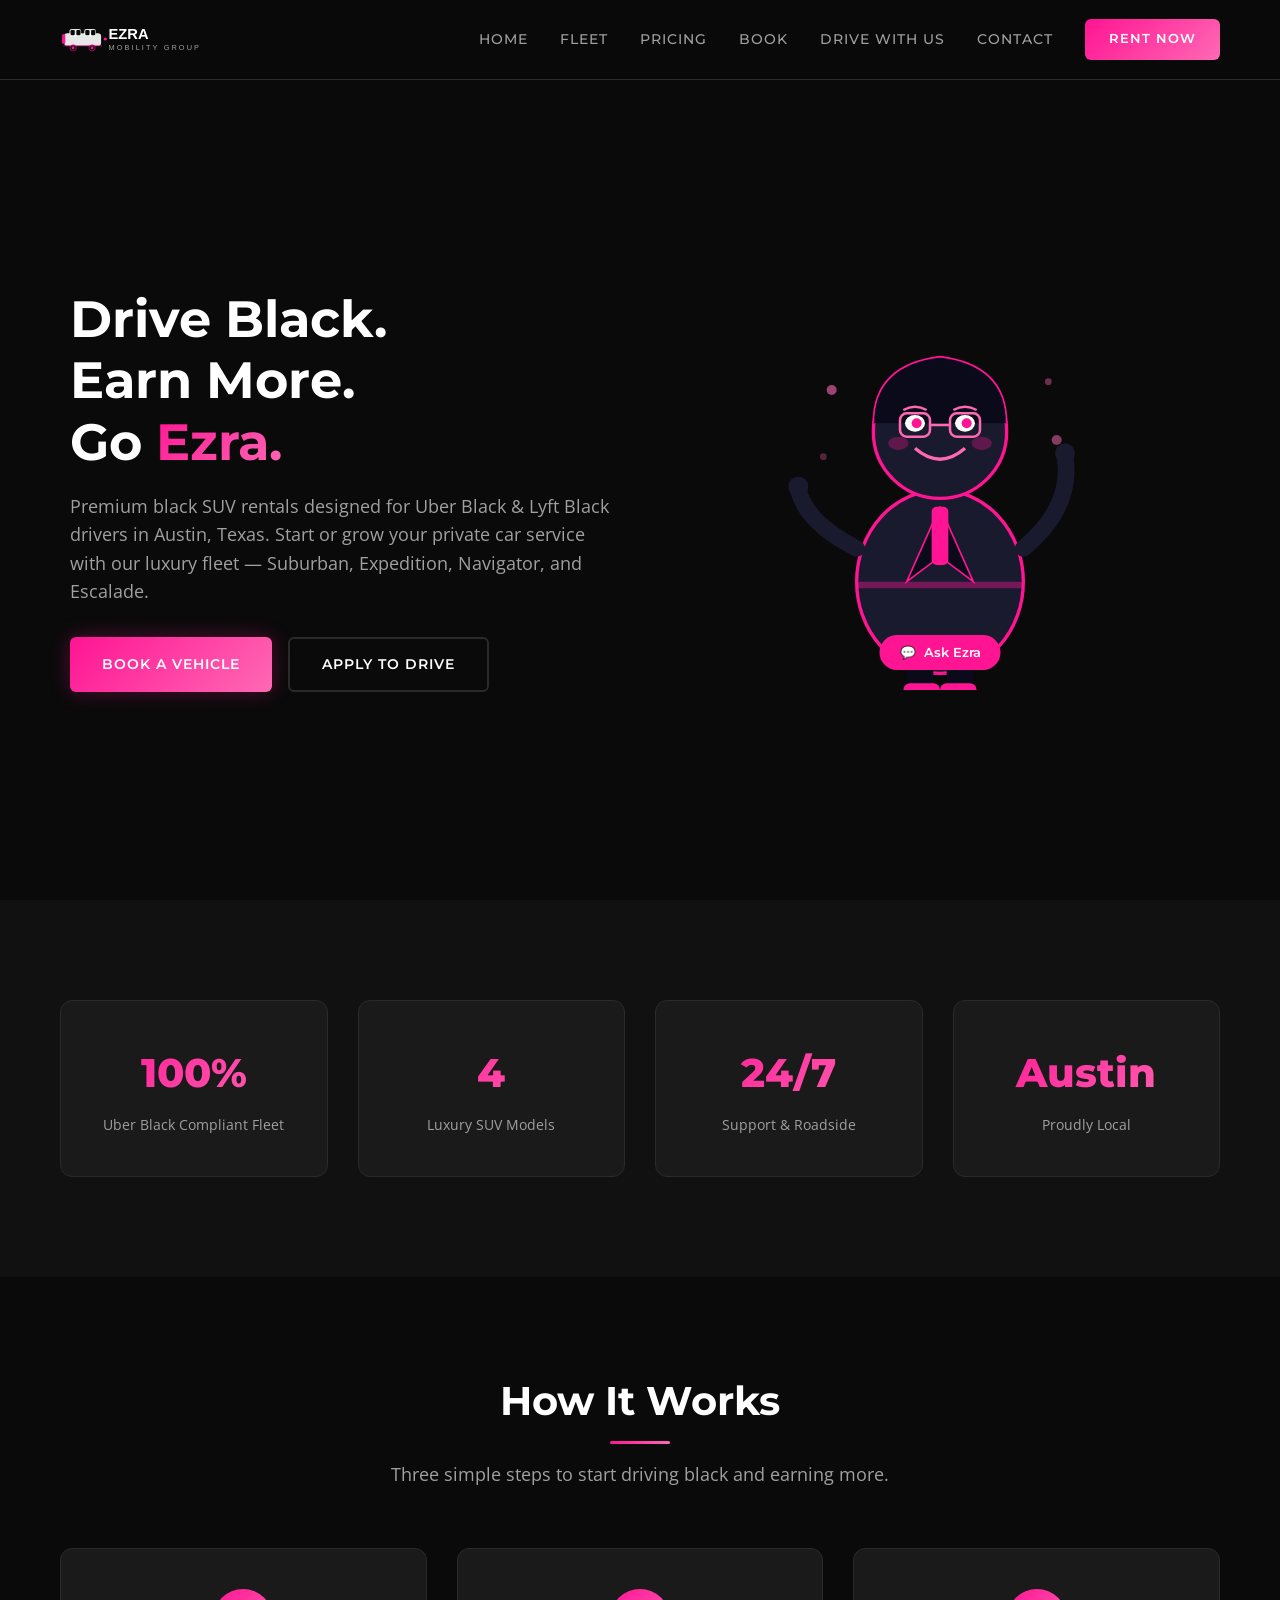
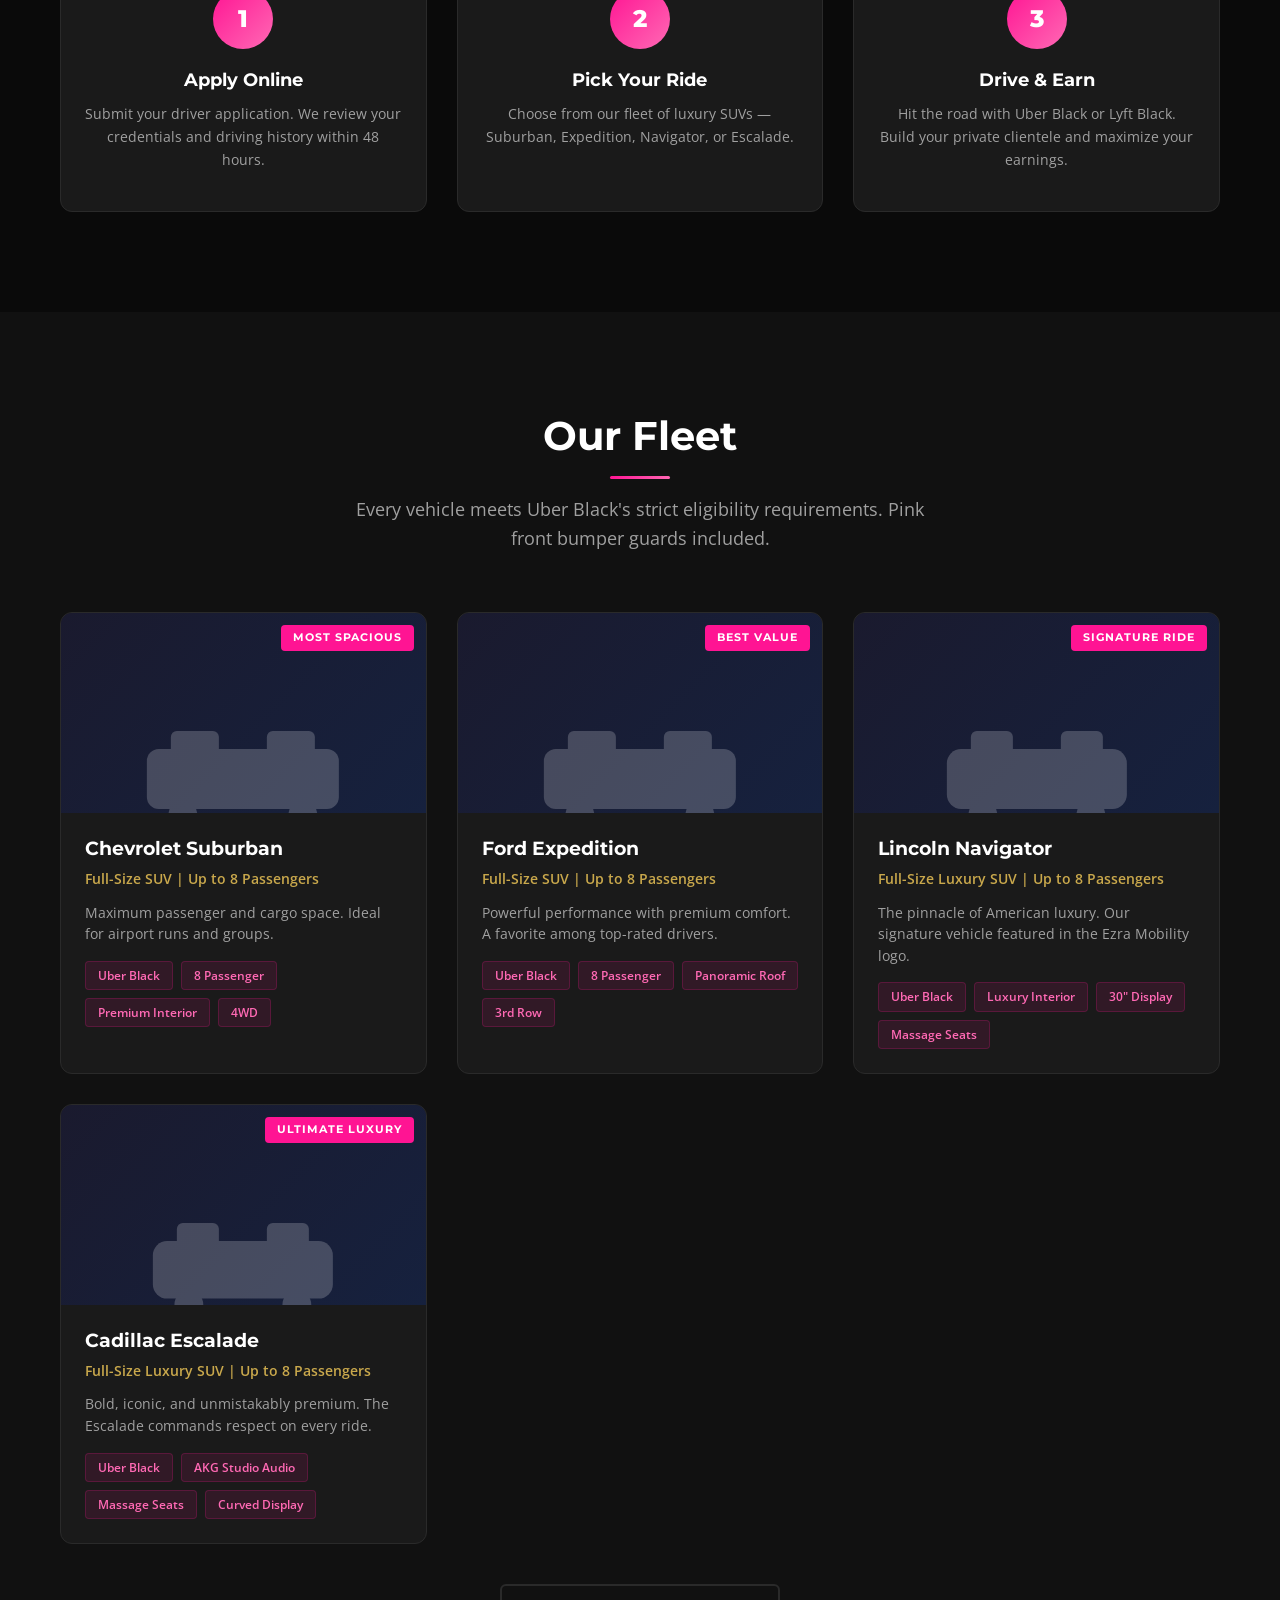
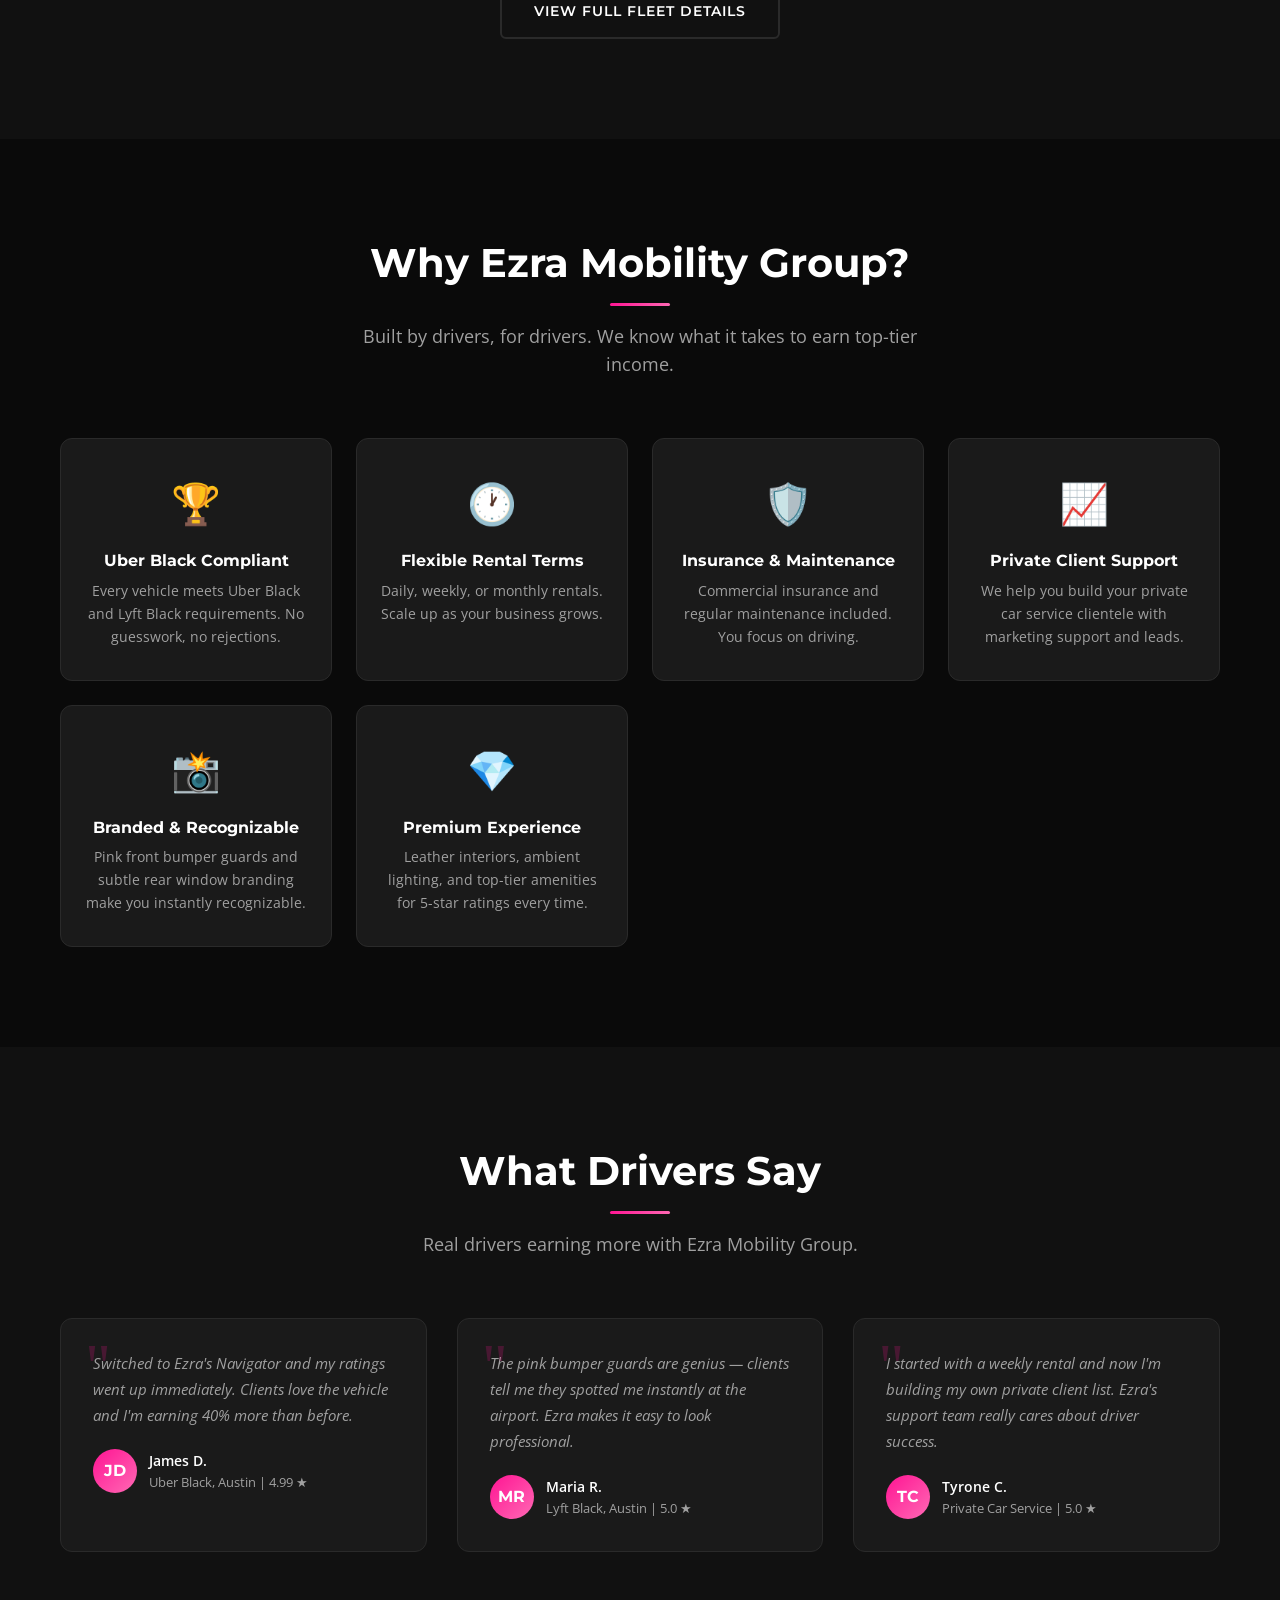
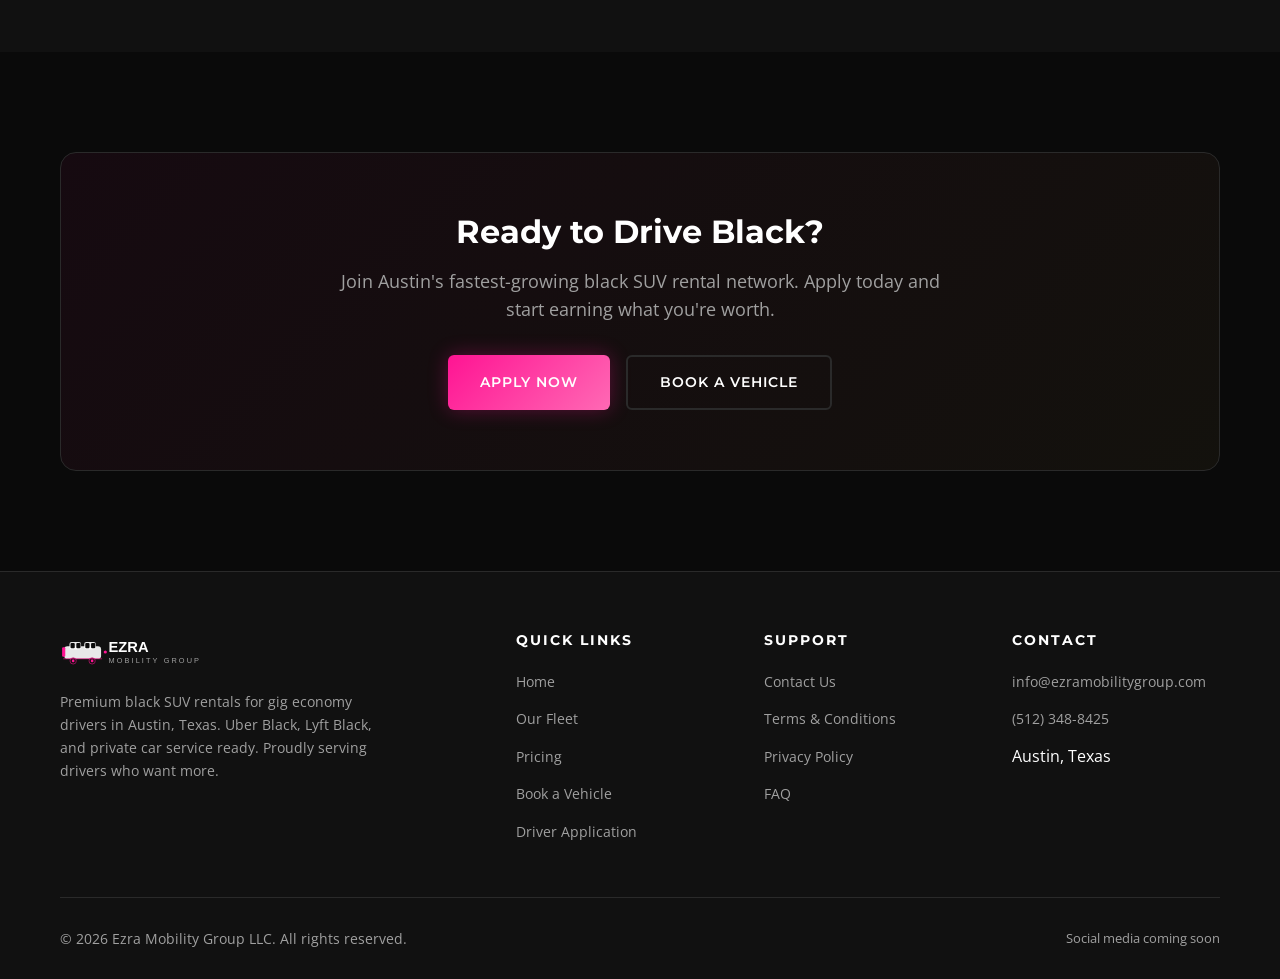
<file: index.html>
<!DOCTYPE html>
<html lang="en">
<head>
  <meta charset="UTF-8">
  <meta name="viewport" content="width=device-width, initial-scale=1.0">
  <title>Ezra Mobility Group — Black SUV Rental for Gig Drivers</title>
  <meta name="description" content="Premium black SUV rentals for Uber Black and Lyft Black drivers in Austin, Texas. Fleet includes Suburban, Expedition, Navigator, Escalade. Build your private car service with Ezra Mobility Group.">
  <link rel="preconnect" href="https://fonts.googleapis.com">
  <link rel="preconnect" href="https://fonts.gstatic.com" crossorigin>
  <link href="https://fonts.googleapis.com/css2?family=Montserrat:wght@400;500;600;700;800&family=Open+Sans:wght@400;600&display=swap" rel="stylesheet">
  <link rel="stylesheet" href="/css/style.css">
  <link rel="icon" type="image/svg+xml" href="data:image/svg+xml,%3Csvg xmlns='http://www.w3.org/2000/svg' viewBox='0 0 32 32'%3E%3Crect width='32' height='32' rx='8' fill='%23ff1493'/%3E%3Ctext x='16' y='22' font-size='18' font-weight='bold' text-anchor='middle' fill='white' font-family='Montserrat'%3EE%3C/text%3E%3C/svg%3E">
</head>
<body>
  <!-- Header -->
  <header class="header">
    <div class="container">
      <a href="/" class="logo">
        <img src="/images/logo.svg" alt="Ezra Mobility Group" style="height:42px">
      </a>
      <nav class="nav">
        <a href="/">Home</a>
        <a href="/fleet.html">Fleet</a>
        <a href="/pricing.html">Pricing</a>
        <a href="/booking.html">Book</a>
        <a href="/driver-application.html">Drive With Us</a>
        <a href="/contact.html">Contact</a>
        <a href="/booking.html" class="nav-cta">Rent Now</a>
      </nav>
      <div class="mobile-toggle">
        <span></span><span></span><span></span>
      </div>
    </div>
  </header>

  <!-- Mobile Menu -->
  <div class="mobile-menu">
    <a href="/">Home</a>
    <a href="/fleet.html">Fleet</a>
    <a href="/pricing.html">Pricing</a>
    <a href="/booking.html">Book a Vehicle</a>
    <a href="/driver-application.html">Driver Application</a>
    <a href="/contact.html">Contact</a>
    <a href="/terms.html">Terms & Conditions</a>
    <a href="/privacy.html">Privacy Policy</a>
    <a href="/booking.html" class="nav-cta">Rent Now</a>
  </div>

  <!-- Hero -->
  <section class="hero">
    <div class="hero-bg">
      <div class="hero-overlay"></div>
    </div>
    <div class="container">
      <div class="hero-content">
        <h1>Drive Black.<br>Earn More.<br>Go <span class="highlight">Ezra.</span></h1>
        <p>Premium black SUV rentals designed for Uber Black & Lyft Black drivers in Austin, Texas. Start or grow your private car service with our luxury fleet — Suburban, Expedition, Navigator, and Escalade.</p>
        <div class="hero-buttons">
          <a href="/booking.html" class="btn btn-primary">Book a Vehicle</a>
          <a href="/driver-application.html" class="btn btn-secondary">Apply to Drive</a>
        </div>
      </div>
      <div class="hero-mascot">
        <div class="mascot-container" id="mascotContainer"></div>
      </div>
    </div>
  </section>

  <!-- Stats -->
  <section class="section section-dark">
    <div class="container">
      <div class="stats-grid">
        <div class="stat-item">
          <div class="stat-number">100%</div>
          <div class="stat-label">Uber Black Compliant Fleet</div>
        </div>
        <div class="stat-item">
          <div class="stat-number">4</div>
          <div class="stat-label">Luxury SUV Models</div>
        </div>
        <div class="stat-item">
          <div class="stat-number">24/7</div>
          <div class="stat-label">Support & Roadside</div>
        </div>
        <div class="stat-item">
          <div class="stat-number">Austin</div>
          <div class="stat-label">Proudly Local</div>
        </div>
      </div>
    </div>
  </section>

  <!-- How It Works -->
  <section class="section">
    <div class="container">
      <div class="section-header">
        <h2>How It Works</h2>
        <div class="accent-line"></div>
        <p>Three simple steps to start driving black and earning more.</p>
      </div>
      <div class="steps-grid">
        <div class="step-card">
          <div class="step-number">1</div>
          <h3>Apply Online</h3>
          <p>Submit your driver application. We review your credentials and driving history within 48 hours.</p>
        </div>
        <div class="step-card">
          <div class="step-number">2</div>
          <h3>Pick Your Ride</h3>
          <p>Choose from our fleet of luxury SUVs — Suburban, Expedition, Navigator, or Escalade.</p>
        </div>
        <div class="step-card">
          <div class="step-number">3</div>
          <h3>Drive & Earn</h3>
          <p>Hit the road with Uber Black or Lyft Black. Build your private clientele and maximize your earnings.</p>
        </div>
      </div>
    </div>
  </section>

  <!-- Fleet Preview -->
  <section class="section section-dark">
    <div class="container">
      <div class="section-header">
        <h2>Our Fleet</h2>
        <div class="accent-line"></div>
        <p>Every vehicle meets Uber Black's strict eligibility requirements. Pink front bumper guards included.</p>
      </div>
      <div class="fleet-grid">
        <div class="fleet-card">
          <div class="fleet-card-image">
            <div class="vehicle-badge">Most Spacious</div>
            <svg class="vehicle-silhouette" viewBox="0 0 200 100" fill="white"><rect x="20" y="30" width="160" height="50" rx="10"/><rect x="40" y="15" width="40" height="20" rx="5"/><rect x="120" y="15" width="40" height="20" rx="5"/><circle cx="50" cy="85" r="12"/><circle cx="150" cy="85" r="12"/></svg>
          </div>
          <div class="fleet-card-body">
            <h3>Chevrolet Suburban</h3>
            <div class="vehicle-spec">Full-Size SUV | Up to 8 Passengers</div>
            <p>Maximum passenger and cargo space. Ideal for airport runs and groups.</p>
            <div class="features">
              <span class="feature-tag">Uber Black</span>
              <span class="feature-tag">8 Passenger</span>
              <span class="feature-tag">Premium Interior</span>
              <span class="feature-tag">4WD</span>
            </div>
          </div>
        </div>
        <div class="fleet-card">
          <div class="fleet-card-image">
            <div class="vehicle-badge">Best Value</div>
            <svg class="vehicle-silhouette" viewBox="0 0 200 100" fill="white"><rect x="20" y="30" width="160" height="50" rx="10"/><rect x="40" y="15" width="40" height="20" rx="5"/><rect x="120" y="15" width="40" height="20" rx="5"/><circle cx="50" cy="85" r="12"/><circle cx="150" cy="85" r="12"/></svg>
          </div>
          <div class="fleet-card-body">
            <h3>Ford Expedition</h3>
            <div class="vehicle-spec">Full-Size SUV | Up to 8 Passengers</div>
            <p>Powerful performance with premium comfort. A favorite among top-rated drivers.</p>
            <div class="features">
              <span class="feature-tag">Uber Black</span>
              <span class="feature-tag">8 Passenger</span>
              <span class="feature-tag">Panoramic Roof</span>
              <span class="feature-tag">3rd Row</span>
            </div>
          </div>
        </div>
        <div class="fleet-card">
          <div class="fleet-card-image">
            <div class="vehicle-badge">Signature Ride</div>
            <svg class="vehicle-silhouette" viewBox="0 0 200 100" fill="white"><rect x="25" y="30" width="150" height="50" rx="12"/><rect x="45" y="15" width="35" height="20" rx="5"/><rect x="120" y="15" width="35" height="20" rx="5"/><circle cx="55" cy="85" r="12"/><circle cx="145" cy="85" r="12"/></svg>
          </div>
          <div class="fleet-card-body">
            <h3>Lincoln Navigator</h3>
            <div class="vehicle-spec">Full-Size Luxury SUV | Up to 8 Passengers</div>
            <p>The pinnacle of American luxury. Our signature vehicle featured in the Ezra Mobility logo.</p>
            <div class="features">
              <span class="feature-tag">Uber Black</span>
              <span class="feature-tag">Luxury Interior</span>
              <span class="feature-tag">30" Display</span>
              <span class="feature-tag">Massage Seats</span>
            </div>
          </div>
        </div>
        <div class="fleet-card">
          <div class="fleet-card-image">
            <div class="vehicle-badge">Ultimate Luxury</div>
            <svg class="vehicle-silhouette" viewBox="0 0 200 100" fill="white"><rect x="25" y="30" width="150" height="48" rx="12"/><rect x="45" y="15" width="35" height="20" rx="5"/><rect x="120" y="15" width="35" height="20" rx="5"/><circle cx="55" cy="83" r="12"/><circle cx="145" cy="83" r="12"/></svg>
          </div>
          <div class="fleet-card-body">
            <h3>Cadillac Escalade</h3>
            <div class="vehicle-spec">Full-Size Luxury SUV | Up to 8 Passengers</div>
            <p>Bold, iconic, and unmistakably premium. The Escalade commands respect on every ride.</p>
            <div class="features">
              <span class="feature-tag">Uber Black</span>
              <span class="feature-tag">AKG Studio Audio</span>
              <span class="feature-tag">Massage Seats</span>
              <span class="feature-tag">Curved Display</span>
            </div>
          </div>
        </div>
      </div>
      <div style="text-align:center;margin-top:40px;">
        <a href="/fleet.html" class="btn btn-secondary">View Full Fleet Details</a>
      </div>
    </div>
  </section>

  <!-- Why Ezra -->
  <section class="section">
    <div class="container">
      <div class="section-header">
        <h2>Why Ezra Mobility Group?</h2>
        <div class="accent-line"></div>
        <p>Built by drivers, for drivers. We know what it takes to earn top-tier income.</p>
      </div>
      <div class="driver-benefits">
        <div class="benefit-card">
          <div class="icon">🏆</div>
          <h4>Uber Black Compliant</h4>
          <p>Every vehicle meets Uber Black and Lyft Black requirements. No guesswork, no rejections.</p>
        </div>
        <div class="benefit-card">
          <div class="icon">🕐</div>
          <h4>Flexible Rental Terms</h4>
          <p>Daily, weekly, or monthly rentals. Scale up as your business grows.</p>
        </div>
        <div class="benefit-card">
          <div class="icon">🛡️</div>
          <h4>Insurance & Maintenance</h4>
          <p>Commercial insurance and regular maintenance included. You focus on driving.</p>
        </div>
        <div class="benefit-card">
          <div class="icon">📈</div>
          <h4>Private Client Support</h4>
          <p>We help you build your private car service clientele with marketing support and leads.</p>
        </div>
        <div class="benefit-card">
          <div class="icon">📸</div>
          <h4>Branded & Recognizable</h4>
          <p>Pink front bumper guards and subtle rear window branding make you instantly recognizable.</p>
        </div>
        <div class="benefit-card">
          <div class="icon">💎</div>
          <h4>Premium Experience</h4>
          <p>Leather interiors, ambient lighting, and top-tier amenities for 5-star ratings every time.</p>
        </div>
      </div>
    </div>
  </section>

  <!-- Testimonials -->
  <section class="section section-dark">
    <div class="container">
      <div class="section-header">
        <h2>What Drivers Say</h2>
        <div class="accent-line"></div>
        <p>Real drivers earning more with Ezra Mobility Group.</p>
      </div>
      <div class="testimonial-grid">
        <div class="testimonial-card">
          <p>Switched to Ezra's Navigator and my ratings went up immediately. Clients love the vehicle and I'm earning 40% more than before.</p>
          <div class="testimonial-author">
            <div class="avatar">JD</div>
            <div>
              <div class="name">James D.</div>
              <div class="role">Uber Black, Austin | 4.99 ★</div>
            </div>
          </div>
        </div>
        <div class="testimonial-card">
          <p>The pink bumper guards are genius — clients tell me they spotted me instantly at the airport. Ezra makes it easy to look professional.</p>
          <div class="testimonial-author">
            <div class="avatar">MR</div>
            <div>
              <div class="name">Maria R.</div>
              <div class="role">Lyft Black, Austin | 5.0 ★</div>
            </div>
          </div>
        </div>
        <div class="testimonial-card">
          <p>I started with a weekly rental and now I'm building my own private client list. Ezra's support team really cares about driver success.</p>
          <div class="testimonial-author">
            <div class="avatar">TC</div>
            <div>
              <div class="name">Tyrone C.</div>
              <div class="role">Private Car Service | 5.0 ★</div>
            </div>
          </div>
        </div>
      </div>
    </div>
  </section>

  <!-- CTA -->
  <section class="section">
    <div class="container">
      <div class="cta-section">
        <h2>Ready to Drive Black?</h2>
        <p>Join Austin's fastest-growing black SUV rental network. Apply today and start earning what you're worth.</p>
        <div class="hero-buttons" style="justify-content:center;">
          <a href="/driver-application.html" class="btn btn-primary">Apply Now</a>
          <a href="/booking.html" class="btn btn-secondary">Book a Vehicle</a>
        </div>
      </div>
    </div>
  </section>

  <!-- Footer -->
  <footer class="footer">
    <div class="container">
      <div class="footer-grid">
        <div class="footer-about">
          <a href="/" class="logo">
        <img src="/images/logo.svg" alt="Ezra Mobility Group" style="height:42px">
      </a>
          <p>Premium black SUV rentals for gig economy drivers in Austin, Texas. Uber Black, Lyft Black, and private car service ready. Proudly serving drivers who want more.</p>
        </div>
        <div>
          <h4>Quick Links</h4>
          <ul class="footer-links">
            <li><a href="/">Home</a></li>
            <li><a href="/fleet.html">Our Fleet</a></li>
            <li><a href="/pricing.html">Pricing</a></li>
            <li><a href="/booking.html">Book a Vehicle</a></li>
            <li><a href="/driver-application.html">Driver Application</a></li>
          </ul>
        </div>
        <div>
          <h4>Support</h4>
          <ul class="footer-links">
            <li><a href="/contact.html">Contact Us</a></li>
            <li><a href="/terms.html">Terms & Conditions</a></li>
            <li><a href="/privacy.html">Privacy Policy</a></li>
            <li><a href="/faq.html">FAQ</a></li>
          </ul>
        </div>
        <div>
          <h4>Contact</h4>
          <ul class="footer-links">
            <li><a href="mailto:info@ezramobilitygroup.com">info@ezramobilitygroup.com</a></li>
            <li><a href="tel:+15123488425">(512) 348-8425</a></li>
            <li>Austin, Texas</li>
          </ul>
        </div>
      </div>
      <div class="footer-bottom">
        <p>&copy; 2026 Ezra Mobility Group LLC. All rights reserved.</p>
        <div class="footer-social">
          <span style="color:var(--text-secondary);font-size:0.8rem;">Social media coming soon</span>
        </div>
      </div>
    </div>
  </footer>

  <script src="/js/main.js"></script>
  <script src="/js/mascot.js"></script>
</body>
</html>
</file>
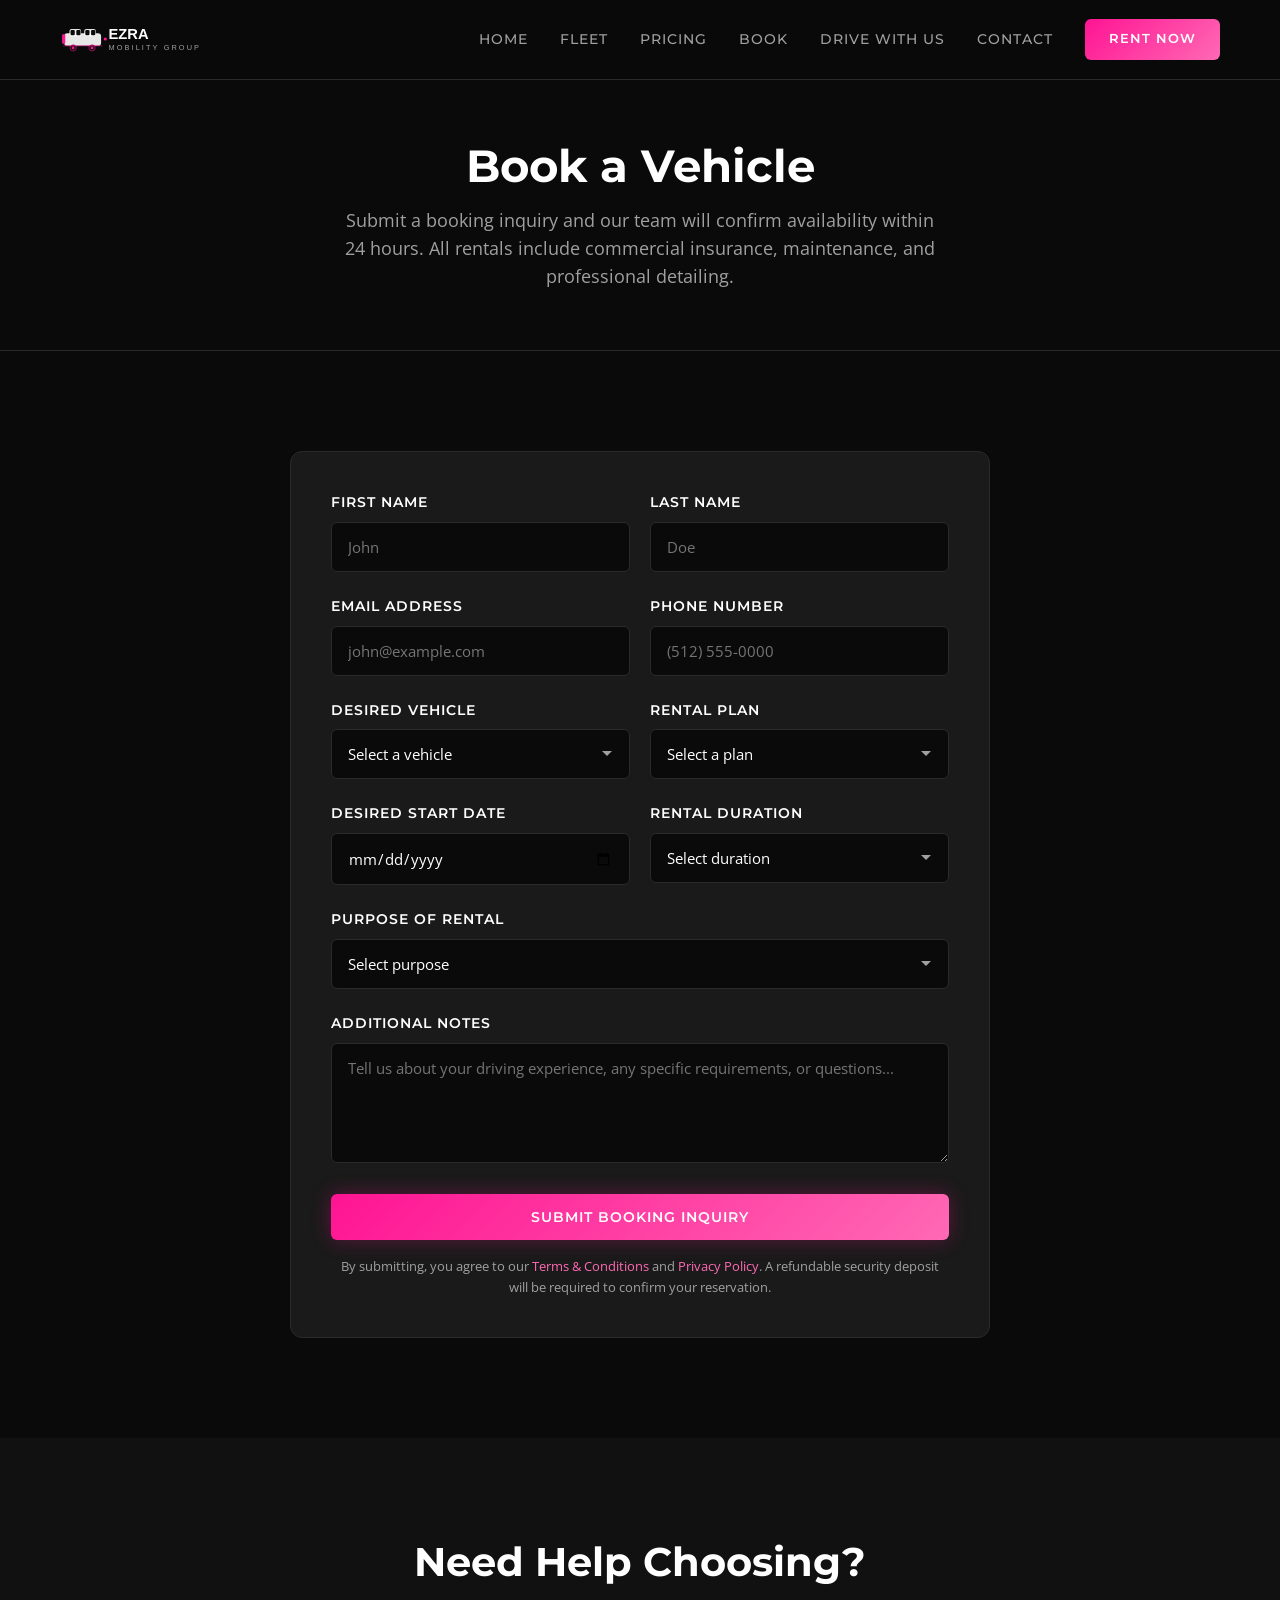
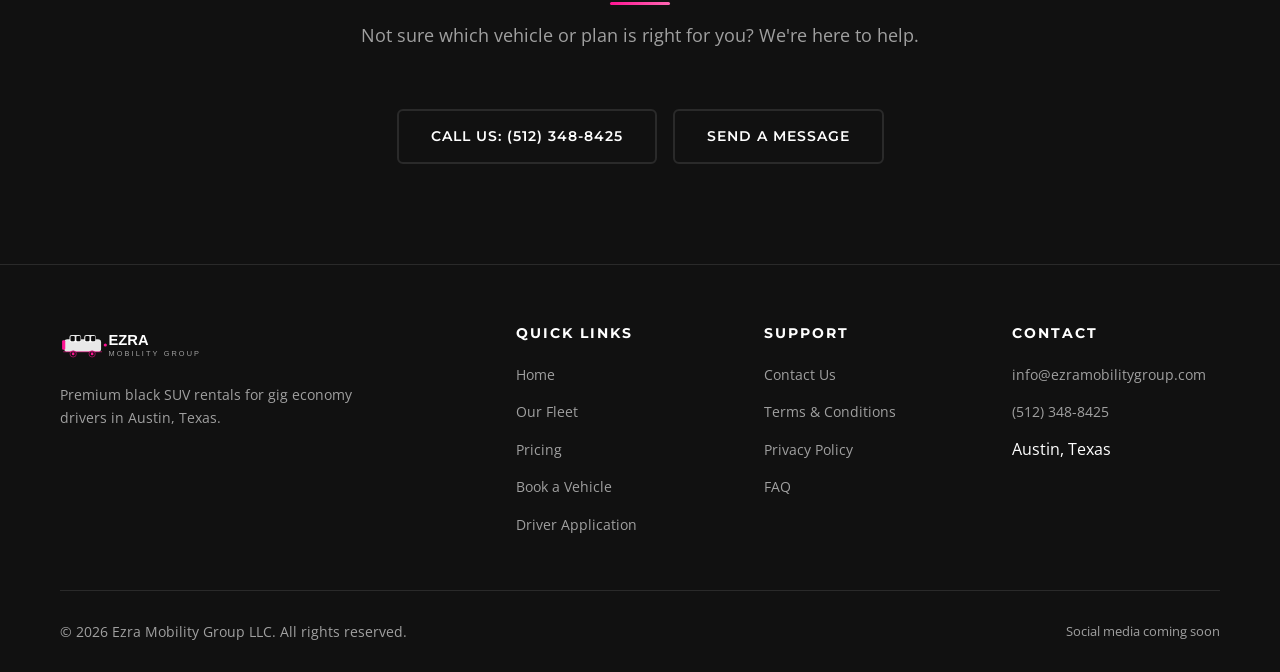
<file: booking.html>
<!DOCTYPE html>
<html lang="en">
<head>
  <meta charset="UTF-8">
  <meta name="viewport" content="width=device-width, initial-scale=1.0">
  <title>Book a Vehicle — Ezra Mobility Group</title>
  <meta name="description" content="Reserve your black SUV rental in Austin. Choose from Suburban, Expedition, Navigator, or Escalade. Daily, weekly, or monthly rentals available.">
  <link rel="preconnect" href="https://fonts.googleapis.com">
  <link rel="preconnect" href="https://fonts.gstatic.com" crossorigin>
  <link href="https://fonts.googleapis.com/css2?family=Montserrat:wght@400;500;600;700;800&family=Open+Sans:wght@400;600&display=swap" rel="stylesheet">
  <link rel="stylesheet" href="/css/style.css">
  <link rel="icon" type="image/svg+xml" href="data:image/svg+xml,%3Csvg xmlns='http://www.w3.org/2000/svg' viewBox='0 0 32 32'%3E%3Crect width='32' height='32' rx='8' fill='%23ff1493'/%3E%3Ctext x='16' y='22' font-size='18' font-weight='bold' text-anchor='middle' fill='white' font-family='Montserrat'%3EE%3C/text%3E%3C/svg%3E">
</head>
<body>
  <header class="header">
    <div class="container">
      <a href="/" class="logo">
        <img src="/images/logo.svg" alt="Ezra Mobility Group" style="height:42px">
      </a>
      <nav class="nav">
        <a href="/">Home</a>
        <a href="/fleet.html">Fleet</a>
        <a href="/pricing.html">Pricing</a>
        <a href="/booking.html">Book</a>
        <a href="/driver-application.html">Drive With Us</a>
        <a href="/contact.html">Contact</a>
        <a href="/booking.html" class="nav-cta">Rent Now</a>
      </nav>
      <div class="mobile-toggle">
        <span></span><span></span><span></span>
      </div>
    </div>
  </header>

  <div class="mobile-menu">
    <a href="/">Home</a>
    <a href="/fleet.html">Our Fleet</a>
    <a href="/pricing.html">Pricing</a>
    <a href="/booking.html">Book a Vehicle</a>
    <a href="/driver-application.html">Driver Application</a>
    <a href="/contact.html">Contact</a>
    <a href="/terms.html">Terms & Conditions</a>
    <a href="/privacy.html">Privacy Policy</a>
    <a href="/booking.html" class="nav-cta">Rent Now</a>
  </div>

  <div class="page-header">
    <div class="container">
      <h1>Book a Vehicle</h1>
      <p>Submit a booking inquiry and our team will confirm availability within 24 hours. All rentals include commercial insurance, maintenance, and professional detailing.</p>
    </div>
  </div>

  <section class="section">
    <div class="container">
      <form class="booking-form" id="bookingForm">
        <div class="form-row">
          <div class="form-group">
            <label for="firstName">First Name</label>
            <input type="text" id="firstName" name="firstName" required placeholder="John">
          </div>
          <div class="form-group">
            <label for="lastName">Last Name</label>
            <input type="text" id="lastName" name="lastName" required placeholder="Doe">
          </div>
        </div>

        <div class="form-row">
          <div class="form-group">
            <label for="email">Email Address</label>
            <input type="email" id="email" name="email" required placeholder="john@example.com">
          </div>
          <div class="form-group">
            <label for="phone">Phone Number</label>
            <input type="tel" id="phone" name="phone" required placeholder="(512) 555-0000">
          </div>
        </div>

        <div class="form-row">
          <div class="form-group">
            <label for="vehicle">Desired Vehicle</label>
            <select id="vehicle" name="vehicle" required>
              <option value="">Select a vehicle</option>
              <option value="suburban">Chevrolet Suburban</option>
              <option value="expedition">Ford Expedition</option>
              <option value="navigator">Lincoln Navigator</option>
              <option value="escalade">Cadillac Escalade</option>
              <option value="any">Any Available</option>
            </select>
          </div>
          <div class="form-group">
            <label for="plan">Rental Plan</label>
            <select id="plan" name="plan" required>
              <option value="">Select a plan</option>
              <option value="daily">Daily — $189/day</option>
              <option value="weekly">Weekly — $899/week</option>
              <option value="monthly">Monthly — $2,899/month</option>
            </select>
          </div>
        </div>

        <div class="form-row">
          <div class="form-group">
            <label for="startDate">Desired Start Date</label>
            <input type="date" id="startDate" name="startDate" required>
          </div>
          <div class="form-group">
            <label for="duration">Rental Duration</label>
            <select id="duration" name="duration" required>
              <option value="">Select duration</option>
              <option value="1">1 day</option>
              <option value="2">2 days</option>
              <option value="3">3 days</option>
              <option value="4">4 days</option>
              <option value="5">5 days</option>
              <option value="6">6 days</option>
              <option value="7">1 week</option>
              <option value="14">2 weeks</option>
              <option value="21">3 weeks</option>
              <option value="30">1 month</option>
            </select>
          </div>
        </div>

        <div class="form-group">
          <label for="drivingPurpose">Purpose of Rental</label>
          <select id="drivingPurpose" name="drivingPurpose" required>
            <option value="">Select purpose</option>
            <option value="uber-black">Uber Black</option>
            <option value="lyft-black">Lyft Black</option>
            <option value="both">Both Uber Black & Lyft Black</option>
            <option value="private">Private Car Service</option>
            <option value="corporate">Corporate/Event</option>
            <option value="trial">Trial — Testing the Market</option>
          </select>
        </div>

        <div class="form-group">
          <label for="message">Additional Notes</label>
          <textarea id="message" name="message" placeholder="Tell us about your driving experience, any specific requirements, or questions..."></textarea>
        </div>

        <button type="submit" class="btn btn-primary" style="width:100%;justify-content:center;">Submit Booking Inquiry</button>

        <p style="color:var(--text-secondary);font-size:0.8rem;text-align:center;margin-top:16px;">
          By submitting, you agree to our <a href="/terms.html">Terms & Conditions</a> and <a href="/privacy.html">Privacy Policy</a>.
          A refundable security deposit will be required to confirm your reservation.
        </p>
      </form>
    </div>
  </section>

  <section class="section section-dark">
    <div class="container">
      <div class="section-header">
        <h2>Need Help Choosing?</h2>
        <div class="accent-line"></div>
        <p>Not sure which vehicle or plan is right for you? We're here to help.</p>
      </div>
      <div style="text-align:center;">
        <a href="tel:+15123488425" class="btn btn-secondary">Call Us: (512) 348-8425</a>
        <a href="/contact.html" class="btn btn-secondary" style="margin-left:12px;">Send a Message</a>
      </div>
    </div>
  </section>

  <footer class="footer">
    <div class="container">
      <div class="footer-grid">
        <div class="footer-about">
          <a href="/" class="logo">
        <img src="/images/logo.svg" alt="Ezra Mobility Group" style="height:42px">
      </a>
          <p>Premium black SUV rentals for gig economy drivers in Austin, Texas.</p>
        </div>
        <div>
          <h4>Quick Links</h4>
          <ul class="footer-links">
            <li><a href="/">Home</a></li>
            <li><a href="/fleet.html">Our Fleet</a></li>
            <li><a href="/pricing.html">Pricing</a></li>
            <li><a href="/booking.html">Book a Vehicle</a></li>
            <li><a href="/driver-application.html">Driver Application</a></li>
          </ul>
        </div>
        <div>
          <h4>Support</h4>
          <ul class="footer-links">
            <li><a href="/contact.html">Contact Us</a></li>
            <li><a href="/terms.html">Terms & Conditions</a></li>
            <li><a href="/privacy.html">Privacy Policy</a></li>
            <li><a href="/faq.html">FAQ</a></li>
          </ul>
        </div>
        <div>
          <h4>Contact</h4>
          <ul class="footer-links">
            <li><a href="mailto:info@ezramobilitygroup.com">info@ezramobilitygroup.com</a></li>
            <li><a href="tel:+15123488425">(512) 348-8425</a></li>
            <li>Austin, Texas</li>
          </ul>
        </div>
      </div>
      <div class="footer-bottom">
        <p>&copy; 2026 Ezra Mobility Group LLC. All rights reserved.</p>
        <div class="footer-social">
          <span style="color:var(--text-secondary);font-size:0.8rem;">Social media coming soon</span>
        </div>
      </div>
    </div>
  </footer>

  <script src="/js/main.js"></script>
  <script src="/js/booking.js"></script>
</body>
</html>
</file>
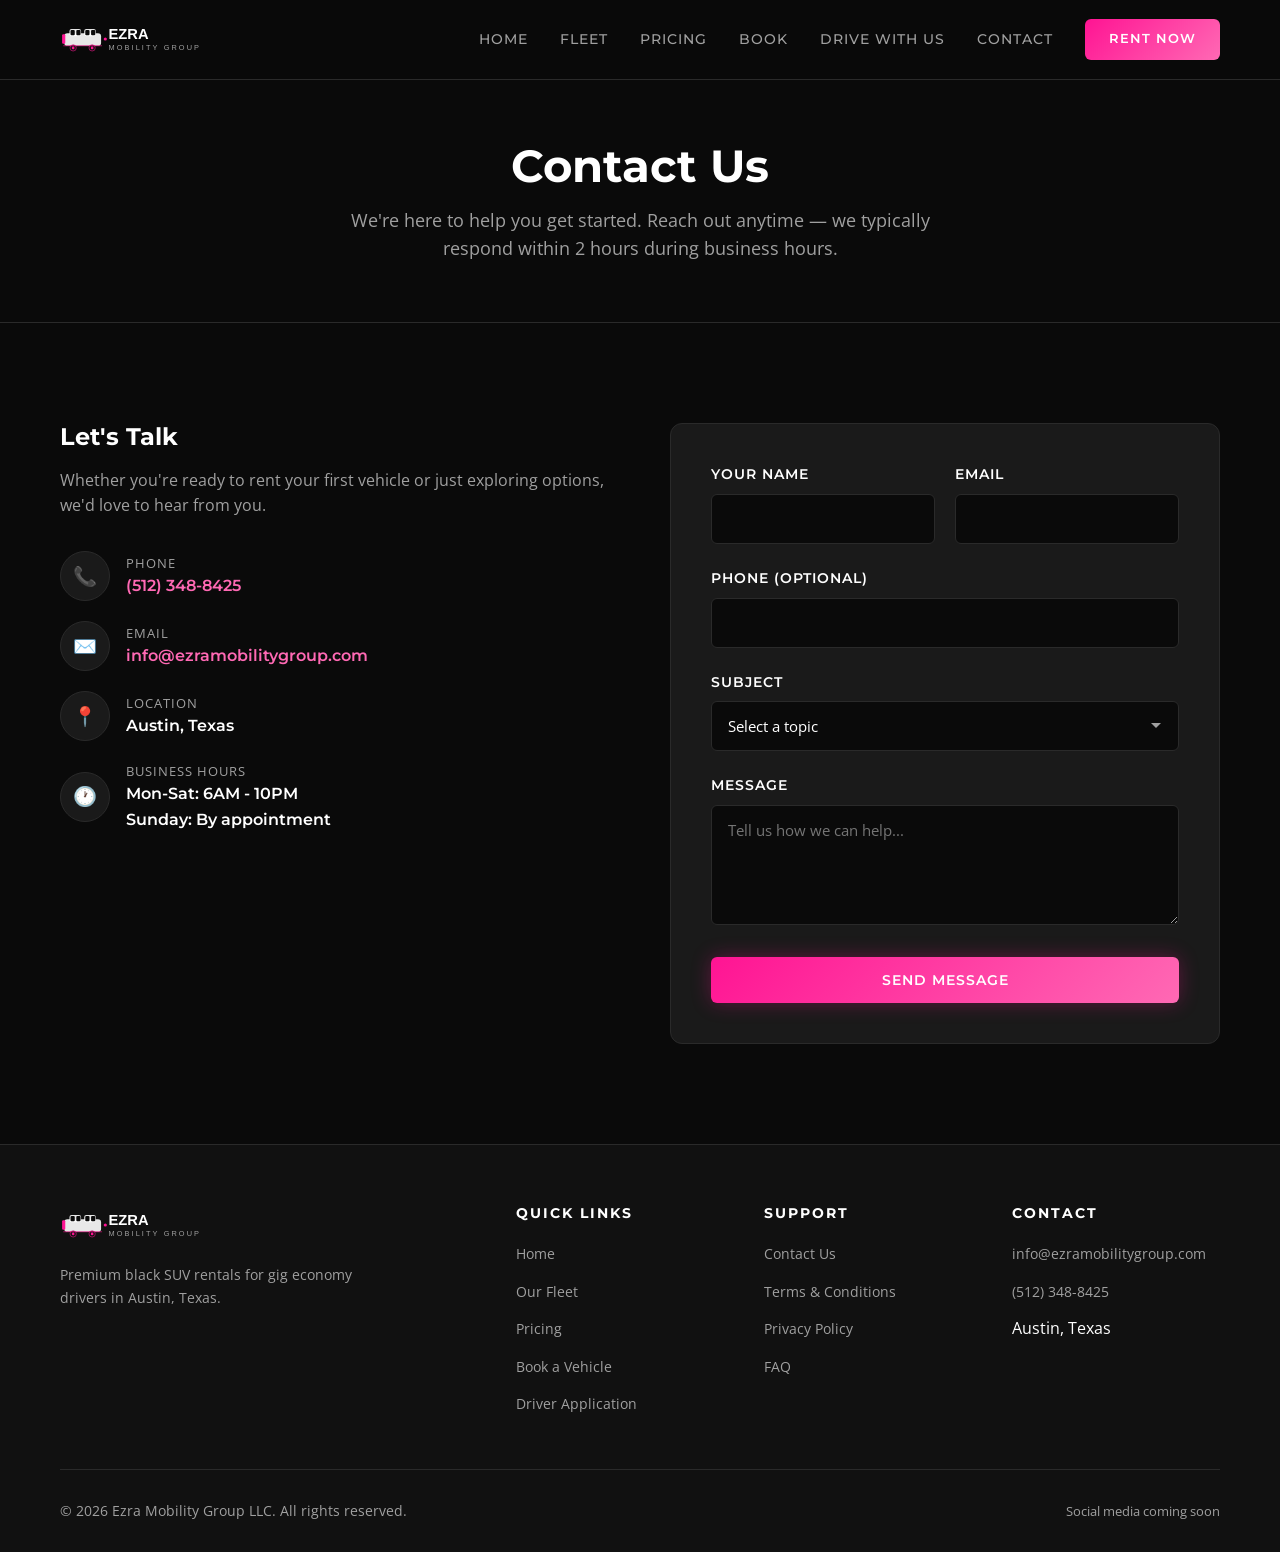
<file: contact.html>
<!DOCTYPE html>
<html lang="en">
<head>
  <meta charset="UTF-8">
  <meta name="viewport" content="width=device-width, initial-scale=1.0">
  <title>Contact Us — Ezra Mobility Group</title>
  <meta name="description" content="Get in touch with Ezra Mobility Group in Austin, Texas. Call, email, or visit us to learn about our black SUV rental program.">
  <link rel="preconnect" href="https://fonts.googleapis.com">
  <link rel="preconnect" href="https://fonts.gstatic.com" crossorigin>
  <link href="https://fonts.googleapis.com/css2?family=Montserrat:wght@400;500;600;700;800&family=Open+Sans:wght@400;600&display=swap" rel="stylesheet">
  <link rel="stylesheet" href="/css/style.css">
  <link rel="icon" type="image/svg+xml" href="data:image/svg+xml,%3Csvg xmlns='http://www.w3.org/2000/svg' viewBox='0 0 32 32'%3E%3Crect width='32' height='32' rx='8' fill='%23ff1493'/%3E%3Ctext x='16' y='22' font-size='18' font-weight='bold' text-anchor='middle' fill='white' font-family='Montserrat'%3EE%3C/text%3E%3C/svg%3E">
</head>
<body>
  <header class="header">
    <div class="container">
      <a href="/" class="logo">
        <img src="/images/logo.svg" alt="Ezra Mobility Group" style="height:42px">
      </a>
      <nav class="nav">
        <a href="/">Home</a>
        <a href="/fleet.html">Fleet</a>
        <a href="/pricing.html">Pricing</a>
        <a href="/booking.html">Book</a>
        <a href="/driver-application.html">Drive With Us</a>
        <a href="/contact.html">Contact</a>
        <a href="/booking.html" class="nav-cta">Rent Now</a>
      </nav>
      <div class="mobile-toggle">
        <span></span><span></span><span></span>
      </div>
    </div>
  </header>

  <div class="mobile-menu">
    <a href="/">Home</a>
    <a href="/fleet.html">Our Fleet</a>
    <a href="/pricing.html">Pricing</a>
    <a href="/booking.html">Book a Vehicle</a>
    <a href="/driver-application.html">Driver Application</a>
    <a href="/contact.html">Contact</a>
    <a href="/terms.html">Terms & Conditions</a>
    <a href="/privacy.html">Privacy Policy</a>
    <a href="/booking.html" class="nav-cta">Rent Now</a>
  </div>

  <div class="page-header">
    <div class="container">
      <h1>Contact Us</h1>
      <p>We're here to help you get started. Reach out anytime — we typically respond within 2 hours during business hours.</p>
    </div>
  </div>

  <section class="section">
    <div class="container">
      <div class="contact-grid">
        <div>
          <div class="contact-info">
            <h3>Let's Talk</h3>
            <p>Whether you're ready to rent your first vehicle or just exploring options, we'd love to hear from you.</p>
            <div class="contact-details">
              <div class="contact-item">
                <div class="icon">📞</div>
                <div>
                  <span class="label">Phone</span>
                  <span class="value"><a href="tel:+15123488425">(512) 348-8425</a></span>
                </div>
              </div>
              <div class="contact-item">
                <div class="icon">✉️</div>
                <div>
                  <span class="label">Email</span>
                  <span class="value"><a href="mailto:info@ezramobilitygroup.com">info@ezramobilitygroup.com</a></span>
                </div>
              </div>
              <div class="contact-item">
                <div class="icon">📍</div>
                <div>
                  <span class="label">Location</span>
                  <span class="value">Austin, Texas</span>
                </div>
              </div>
              <div class="contact-item">
                <div class="icon">🕐</div>
                <div>
                  <span class="label">Business Hours</span>
                  <span class="value">Mon-Sat: 6AM - 10PM<br>Sunday: By appointment</span>
                </div>
              </div>
            </div>
          </div>
        </div>
        <div>
          <form class="booking-form" id="contactForm" style="margin:0;">
            <div class="form-row">
              <div class="form-group">
                <label for="contactName">Your Name</label>
                <input type="text" id="contactName" name="name" required>
              </div>
              <div class="form-group">
                <label for="contactEmail">Email</label>
                <input type="email" id="contactEmail" name="email" required>
              </div>
            </div>
            <div class="form-group">
              <label for="contactPhone">Phone (optional)</label>
              <input type="tel" id="contactPhone" name="phone">
            </div>
            <div class="form-group">
              <label for="contactSubject">Subject</label>
              <select id="contactSubject" name="subject" required>
                <option value="">Select a topic</option>
                <option value="booking">Booking Inquiry</option>
                <option value="application">Driver Application</option>
                <option value="pricing">Pricing Question</option>
                <option value="partnership">Partnership Opportunity</option>
                <option value="support">Support</option>
                <option value="other">Other</option>
              </select>
            </div>
            <div class="form-group">
              <label for="contactMessage">Message</label>
              <textarea id="contactMessage" name="message" required placeholder="Tell us how we can help..."></textarea>
            </div>
            <button type="submit" class="btn btn-primary" style="width:100%;justify-content:center;">Send Message</button>
          </form>
        </div>
      </div>
    </div>
  </section>

  <footer class="footer">
    <div class="container">
      <div class="footer-grid">
        <div class="footer-about">
          <a href="/" class="logo">
        <img src="/images/logo.svg" alt="Ezra Mobility Group" style="height:42px">
      </a>
          <p>Premium black SUV rentals for gig economy drivers in Austin, Texas.</p>
        </div>
        <div>
          <h4>Quick Links</h4>
          <ul class="footer-links">
            <li><a href="/">Home</a></li>
            <li><a href="/fleet.html">Our Fleet</a></li>
            <li><a href="/pricing.html">Pricing</a></li>
            <li><a href="/booking.html">Book a Vehicle</a></li>
            <li><a href="/driver-application.html">Driver Application</a></li>
          </ul>
        </div>
        <div>
          <h4>Support</h4>
          <ul class="footer-links">
            <li><a href="/contact.html">Contact Us</a></li>
            <li><a href="/terms.html">Terms & Conditions</a></li>
            <li><a href="/privacy.html">Privacy Policy</a></li>
            <li><a href="/faq.html">FAQ</a></li>
          </ul>
        </div>
        <div>
          <h4>Contact</h4>
          <ul class="footer-links">
            <li><a href="mailto:info@ezramobilitygroup.com">info@ezramobilitygroup.com</a></li>
            <li><a href="tel:+15123488425">(512) 348-8425</a></li>
            <li>Austin, Texas</li>
          </ul>
        </div>
      </div>
      <div class="footer-bottom">
        <p>&copy; 2026 Ezra Mobility Group LLC. All rights reserved.</p>
        <div class="footer-social">
          <span style="color:var(--text-secondary);font-size:0.8rem;">Social media coming soon</span>
        </div>
      </div>
    </div>
  </footer>

  <script src="/js/main.js"></script>
  <script src="/js/booking.js"></script>
</body>
</html>
</file>
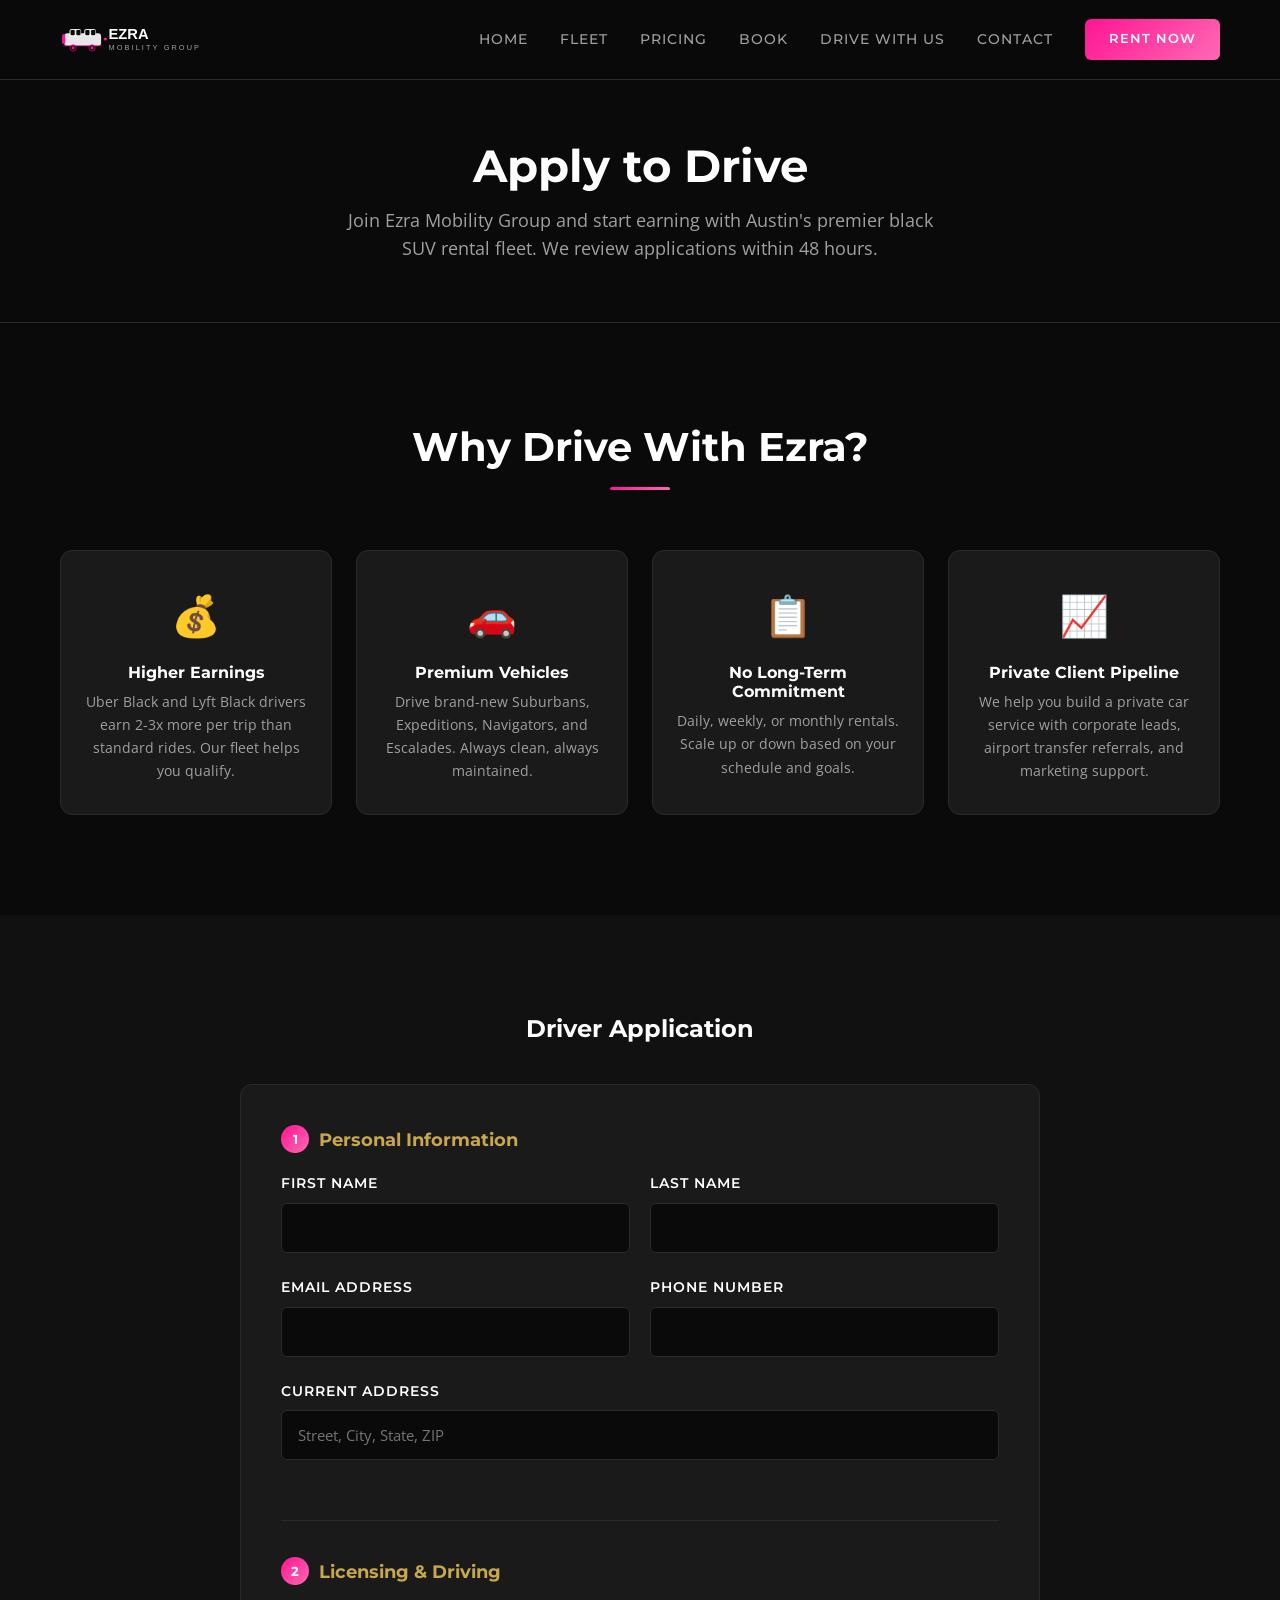
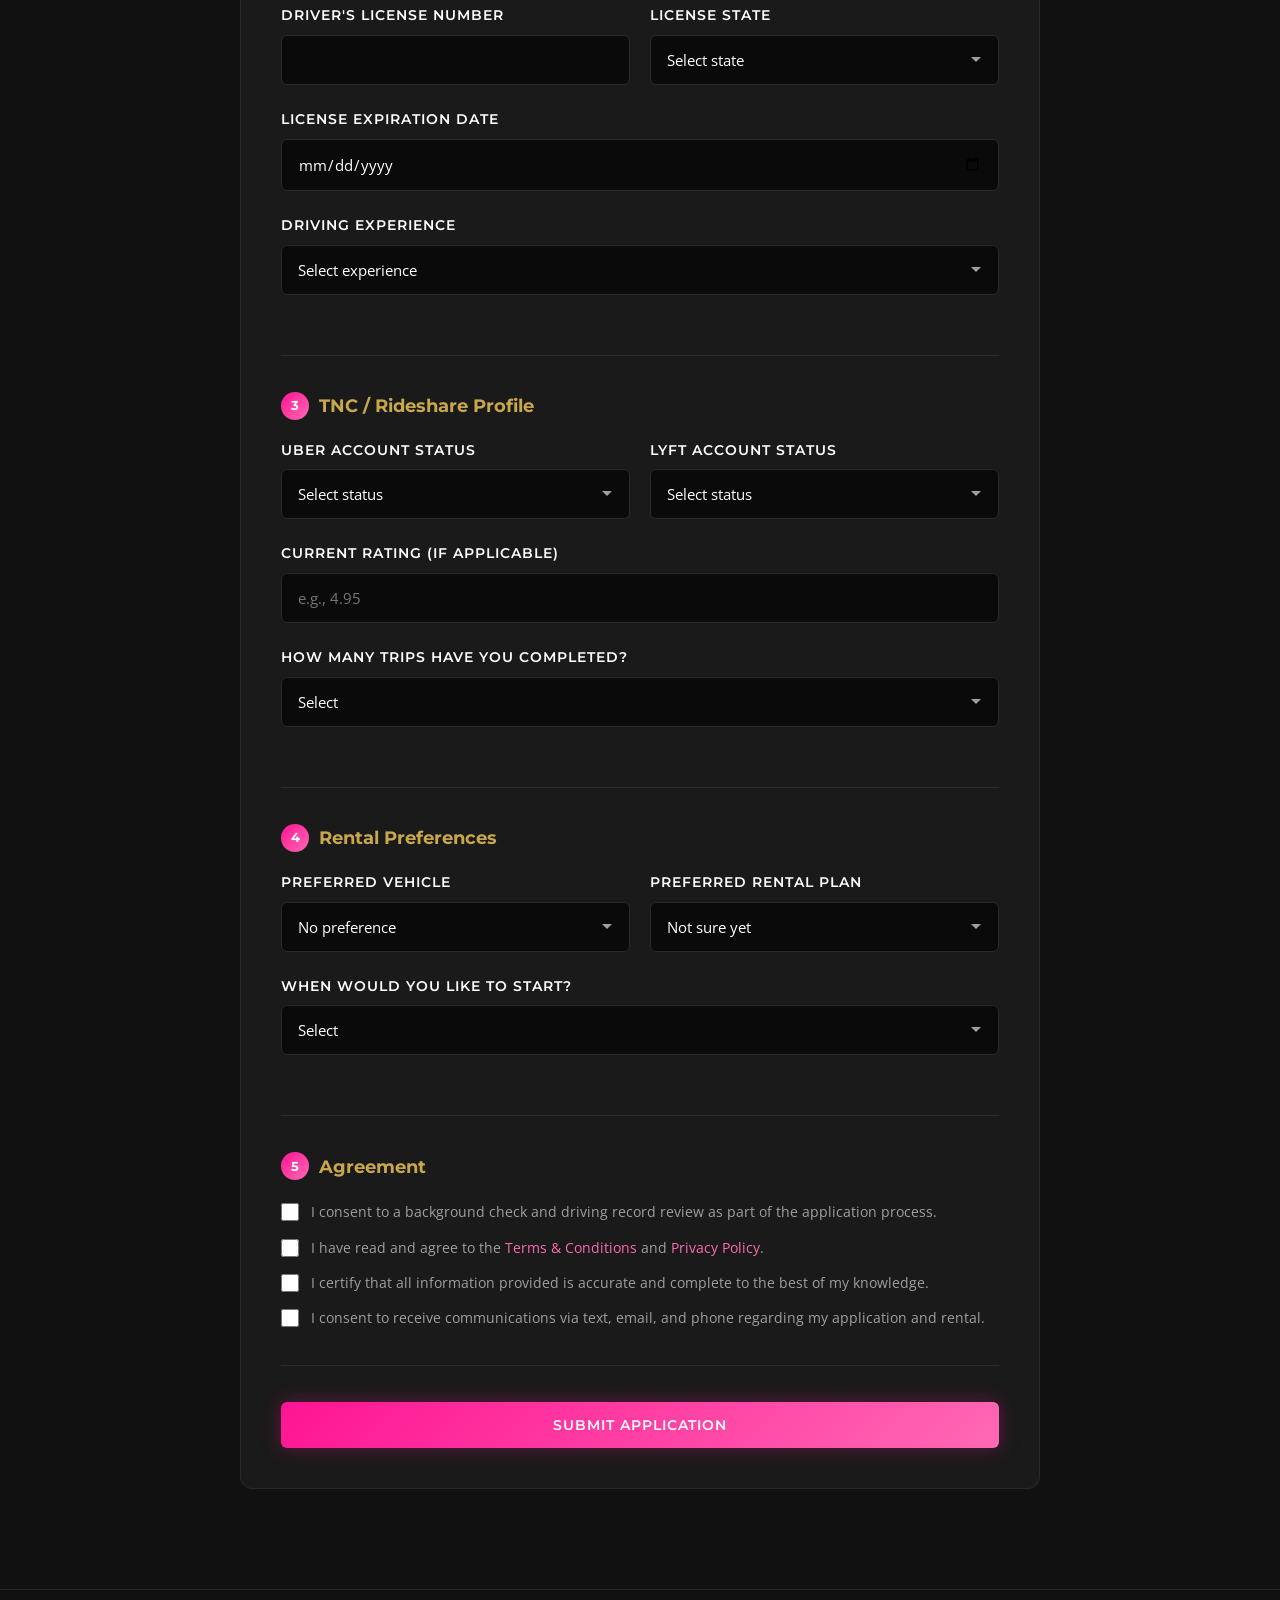
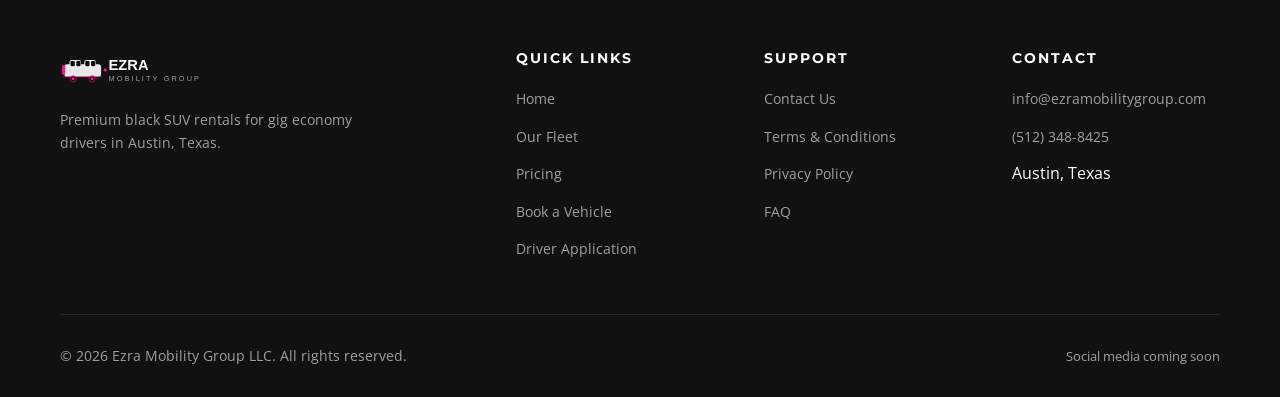
<file: driver-application.html>
<!DOCTYPE html>
<html lang="en">
<head>
  <meta charset="UTF-8">
  <meta name="viewport" content="width=device-width, initial-scale=1.0">
  <title>Driver Application — Ezra Mobility Group</title>
  <meta name="description" content="Apply to drive with Ezra Mobility Group. Rent luxury black SUVs for Uber Black and Lyft Black in Austin. Build your private car service business.">
  <link rel="preconnect" href="https://fonts.googleapis.com">
  <link rel="preconnect" href="https://fonts.gstatic.com" crossorigin>
  <link href="https://fonts.googleapis.com/css2?family=Montserrat:wght@400;500;600;700;800&family=Open+Sans:wght@400;600&display=swap" rel="stylesheet">
  <link rel="stylesheet" href="/css/style.css">
  <link rel="icon" type="image/svg+xml" href="data:image/svg+xml,%3Csvg xmlns='http://www.w3.org/2000/svg' viewBox='0 0 32 32'%3E%3Crect width='32' height='32' rx='8' fill='%23ff1493'/%3E%3Ctext x='16' y='22' font-size='18' font-weight='bold' text-anchor='middle' fill='white' font-family='Montserrat'%3EE%3C/text%3E%3C/svg%3E">
</head>
<body>
  <header class="header">
    <div class="container">
      <a href="/" class="logo">
        <img src="/images/logo.svg" alt="Ezra Mobility Group" style="height:42px">
      </a>
      <nav class="nav">
        <a href="/">Home</a>
        <a href="/fleet.html">Fleet</a>
        <a href="/pricing.html">Pricing</a>
        <a href="/booking.html">Book</a>
        <a href="/driver-application.html">Drive With Us</a>
        <a href="/contact.html">Contact</a>
        <a href="/booking.html" class="nav-cta">Rent Now</a>
      </nav>
      <div class="mobile-toggle">
        <span></span><span></span><span></span>
      </div>
    </div>
  </header>

  <div class="mobile-menu">
    <a href="/">Home</a>
    <a href="/fleet.html">Our Fleet</a>
    <a href="/pricing.html">Pricing</a>
    <a href="/booking.html">Book a Vehicle</a>
    <a href="/driver-application.html">Driver Application</a>
    <a href="/contact.html">Contact</a>
    <a href="/terms.html">Terms & Conditions</a>
    <a href="/privacy.html">Privacy Policy</a>
    <a href="/booking.html" class="nav-cta">Rent Now</a>
  </div>

  <div class="page-header">
    <div class="container">
      <h1>Apply to Drive</h1>
      <p>Join Ezra Mobility Group and start earning with Austin's premier black SUV rental fleet. We review applications within 48 hours.</p>
    </div>
  </div>

  <section class="section">
    <div class="container">
      <div class="section-header">
        <h2>Why Drive With Ezra?</h2>
        <div class="accent-line"></div>
      </div>
      <div class="driver-benefits">
        <div class="benefit-card">
          <div class="icon">💰</div>
          <h4>Higher Earnings</h4>
          <p>Uber Black and Lyft Black drivers earn 2-3x more per trip than standard rides. Our fleet helps you qualify.</p>
        </div>
        <div class="benefit-card">
          <div class="icon">🚗</div>
          <h4>Premium Vehicles</h4>
          <p>Drive brand-new Suburbans, Expeditions, Navigators, and Escalades. Always clean, always maintained.</p>
        </div>
        <div class="benefit-card">
          <div class="icon">📋</div>
          <h4>No Long-Term Commitment</h4>
          <p>Daily, weekly, or monthly rentals. Scale up or down based on your schedule and goals.</p>
        </div>
        <div class="benefit-card">
          <div class="icon">📈</div>
          <h4>Private Client Pipeline</h4>
          <p>We help you build a private car service with corporate leads, airport transfer referrals, and marketing support.</p>
        </div>
      </div>
    </div>
  </section>

  <section class="section section-dark">
    <div class="container">
      <h2 style="text-align:center;margin-bottom:40px;">Driver Application</h2>
      <form class="application-form" id="driverAppForm">
        <div class="form-section">
          <h3><span class="step">1</span> Personal Information</h3>
          <div class="form-row">
            <div class="form-group">
              <label for="appFirstName">First Name</label>
              <input type="text" id="appFirstName" name="firstName" required>
            </div>
            <div class="form-group">
              <label for="appLastName">Last Name</label>
              <input type="text" id="appLastName" name="lastName" required>
            </div>
          </div>
          <div class="form-row">
            <div class="form-group">
              <label for="appEmail">Email Address</label>
              <input type="email" id="appEmail" name="email" required>
            </div>
            <div class="form-group">
              <label for="appPhone">Phone Number</label>
              <input type="tel" id="appPhone" name="phone" required>
            </div>
          </div>
          <div class="form-group">
            <label for="appAddress">Current Address</label>
            <input type="text" id="appAddress" name="address" required placeholder="Street, City, State, ZIP">
          </div>
        </div>

        <div class="form-section">
          <h3><span class="step">2</span> Licensing & Driving</h3>
          <div class="form-row">
            <div class="form-group">
              <label for="licenseNumber">Driver's License Number</label>
              <input type="text" id="licenseNumber" name="licenseNumber" required>
            </div>
            <div class="form-group">
              <label for="licenseState">License State</label>
              <select id="licenseState" name="licenseState" required>
                <option value="">Select state</option>
                <option value="TX">Texas</option>
                <option value="other">Other</option>
              </select>
            </div>
          </div>
          <div class="form-group">
            <label for="licenseExpiry">License Expiration Date</label>
            <input type="date" id="licenseExpiry" name="licenseExpiry" required>
          </div>
          <div class="form-group">
            <label>Driving Experience</label>
            <select name="drivingExperience" required>
              <option value="">Select experience</option>
              <option value="less-than-1">Less than 1 year</option>
              <option value="1-3">1-3 years</option>
              <option value="3-5">3-5 years</option>
              <option value="5-10">5-10 years</option>
              <option value="10-plus">10+ years</option>
            </select>
          </div>
        </div>

        <div class="form-section">
          <h3><span class="step">3</span> TNC / Rideshare Profile</h3>
          <div class="form-row">
            <div class="form-group">
              <label for="uberStatus">Uber Account Status</label>
              <select id="uberStatus" name="uberStatus" required>
                <option value="">Select status</option>
                <option value="active-black">Active — Uber Black eligible</option>
                <option value="active-standard">Active — Standard only</option>
                <option value="applied">Applied — Awaiting approval</option>
                <option value="none">Not yet signed up</option>
              </select>
            </div>
            <div class="form-group">
              <label for="lyftStatus">Lyft Account Status</label>
              <select id="lyftStatus" name="lyftStatus" required>
                <option value="">Select status</option>
                <option value="active-black">Active — Lyft Black eligible</option>
                <option value="active-standard">Active — Standard only</option>
                <option value="applied">Applied — Awaiting approval</option>
                <option value="none">Not yet signed up</option>
              </select>
            </div>
          </div>
          <div class="form-group">
            <label for="tncRating">Current Rating (if applicable)</label>
            <input type="text" id="tncRating" name="tncRating" placeholder="e.g., 4.95">
          </div>
          <div class="form-group">
            <label>How many trips have you completed?</label>
            <select name="totalTrips" required>
              <option value="">Select</option>
              <option value="0">0 — New driver</option>
              <option value="1-100">1-100 trips</option>
              <option value="100-1000">100-1,000 trips</option>
              <option value="1000-5000">1,000-5,000 trips</option>
              <option value="5000-plus">5,000+ trips</option>
            </select>
          </div>
        </div>

        <div class="form-section">
          <h3><span class="step">4</span> Rental Preferences</h3>
          <div class="form-row">
            <div class="form-group">
              <label for="prefVehicle">Preferred Vehicle</label>
              <select id="prefVehicle" name="prefVehicle">
                <option value="">No preference</option>
                <option value="suburban">Chevrolet Suburban</option>
                <option value="expedition">Ford Expedition</option>
                <option value="navigator">Lincoln Navigator</option>
                <option value="escalade">Cadillac Escalade</option>
              </select>
            </div>
            <div class="form-group">
              <label for="prefPlan">Preferred Rental Plan</label>
              <select id="prefPlan" name="prefPlan">
                <option value="">Not sure yet</option>
                <option value="daily">Daily</option>
                <option value="weekly">Weekly</option>
                <option value="monthly">Monthly</option>
              </select>
            </div>
          </div>
          <div class="form-group">
            <label>When would you like to start?</label>
            <select name="startTiming" required>
              <option value="">Select</option>
              <option value="immediately">Immediately</option>
              <option value="this-week">This week</option>
              <option value="this-month">This month</option>
              <option value="next-month">Next month</option>
              <option value="undecided">Just exploring options</option>
            </select>
          </div>
        </div>

        <div class="form-section">
          <h3><span class="step">5</span> Agreement</h3>
          <div class="checkbox-group">
            <label class="checkbox-label">
              <input type="checkbox" name="backgroundCheck" required>
              <span>I consent to a background check and driving record review as part of the application process.</span>
            </label>
            <label class="checkbox-label">
              <input type="checkbox" name="agreeTerms" required>
              <span>I have read and agree to the <a href="/terms.html">Terms & Conditions</a> and <a href="/privacy.html">Privacy Policy</a>.</span>
            </label>
            <label class="checkbox-label">
              <input type="checkbox" name="accurateInfo" required>
              <span>I certify that all information provided is accurate and complete to the best of my knowledge.</span>
            </label>
            <label class="checkbox-label">
              <input type="checkbox" name="contactConsent" required>
              <span>I consent to receive communications via text, email, and phone regarding my application and rental.</span>
            </label>
          </div>
        </div>

        <button type="submit" class="btn btn-primary" style="width:100%;justify-content:center;">Submit Application</button>
      </form>
    </div>
  </section>

  <footer class="footer">
    <div class="container">
      <div class="footer-grid">
        <div class="footer-about">
          <a href="/" class="logo">
        <img src="/images/logo.svg" alt="Ezra Mobility Group" style="height:42px">
      </a>
          <p>Premium black SUV rentals for gig economy drivers in Austin, Texas.</p>
        </div>
        <div>
          <h4>Quick Links</h4>
          <ul class="footer-links">
            <li><a href="/">Home</a></li>
            <li><a href="/fleet.html">Our Fleet</a></li>
            <li><a href="/pricing.html">Pricing</a></li>
            <li><a href="/booking.html">Book a Vehicle</a></li>
            <li><a href="/driver-application.html">Driver Application</a></li>
          </ul>
        </div>
        <div>
          <h4>Support</h4>
          <ul class="footer-links">
            <li><a href="/contact.html">Contact Us</a></li>
            <li><a href="/terms.html">Terms & Conditions</a></li>
            <li><a href="/privacy.html">Privacy Policy</a></li>
            <li><a href="/faq.html">FAQ</a></li>
          </ul>
        </div>
        <div>
          <h4>Contact</h4>
          <ul class="footer-links">
            <li><a href="mailto:info@ezramobilitygroup.com">info@ezramobilitygroup.com</a></li>
            <li><a href="tel:+15123488425">(512) 348-8425</a></li>
            <li>Austin, Texas</li>
          </ul>
        </div>
      </div>
      <div class="footer-bottom">
        <p>&copy; 2026 Ezra Mobility Group LLC. All rights reserved.</p>
        <div class="footer-social">
          <span style="color:var(--text-secondary);font-size:0.8rem;">Social media coming soon</span>
        </div>
      </div>
    </div>
  </footer>

  <script src="/js/main.js"></script>
  <script src="/js/booking.js"></script>
</body>
</html>
</file>
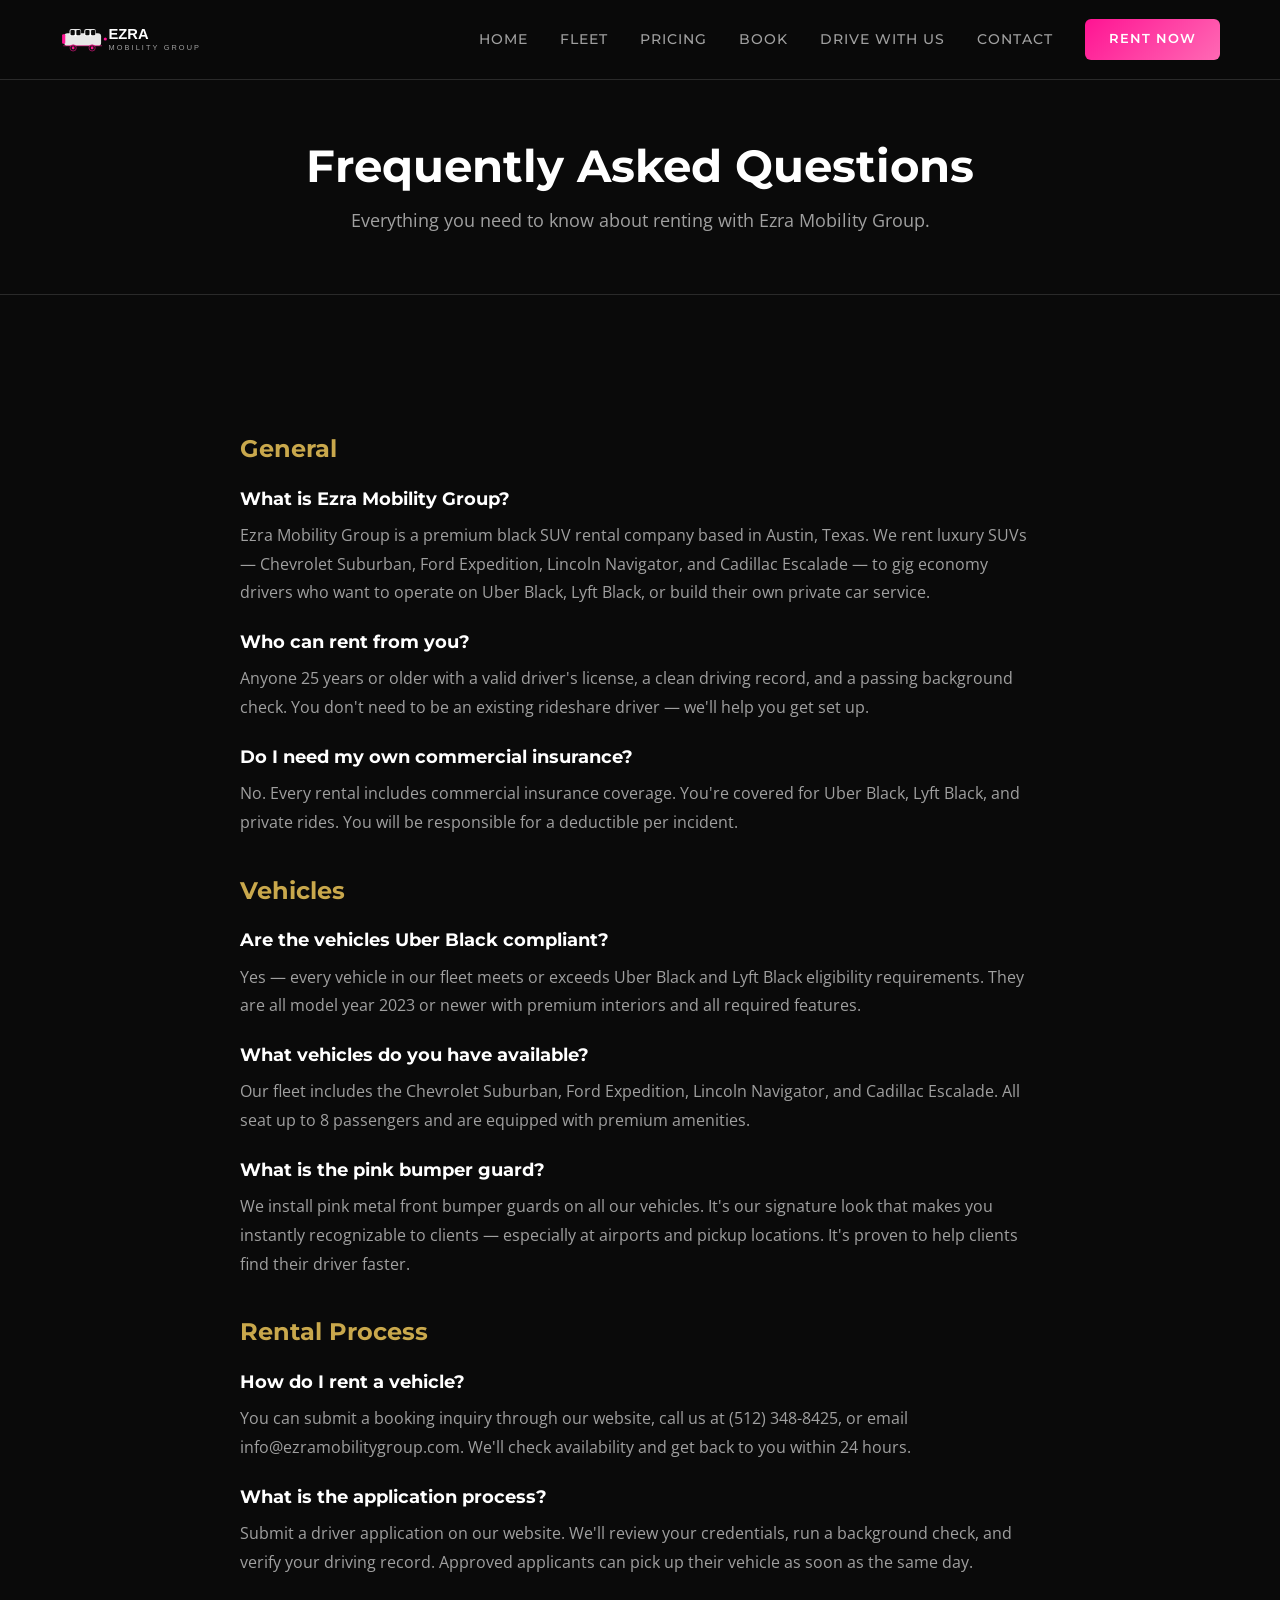
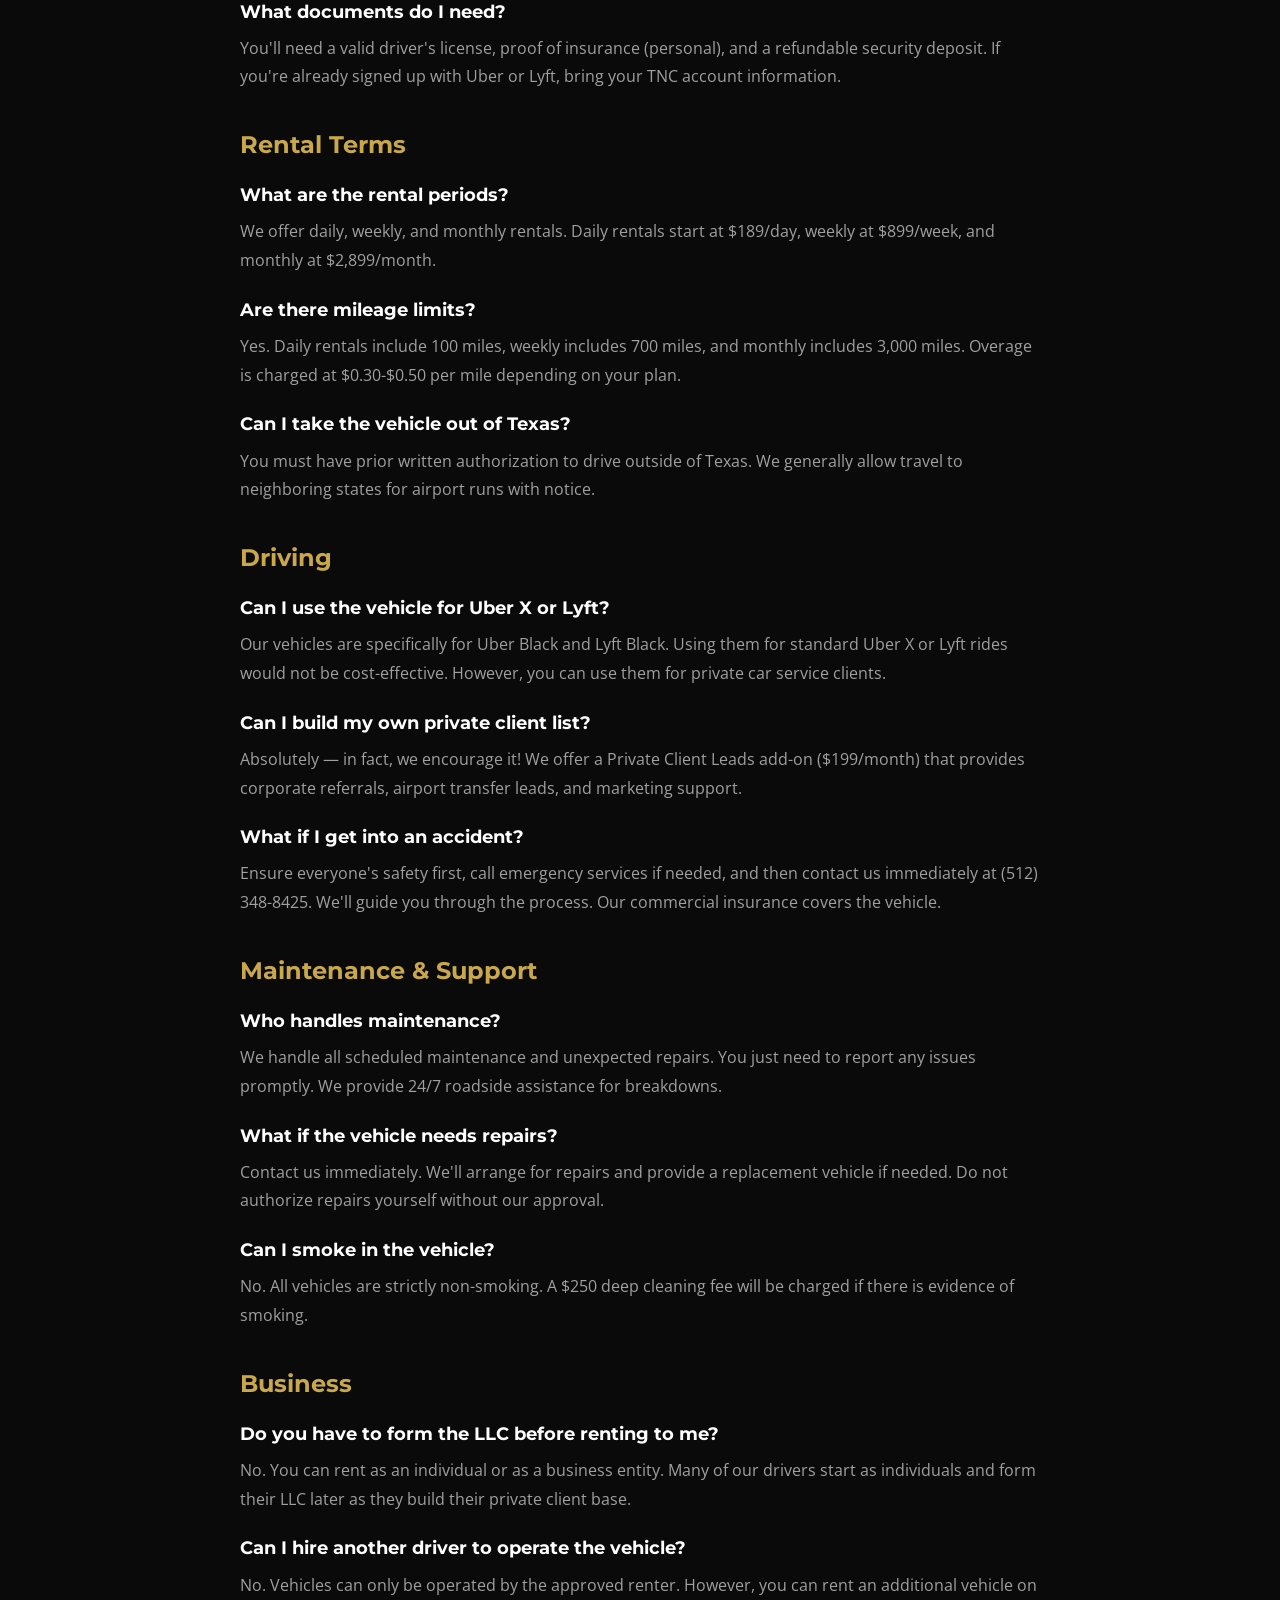
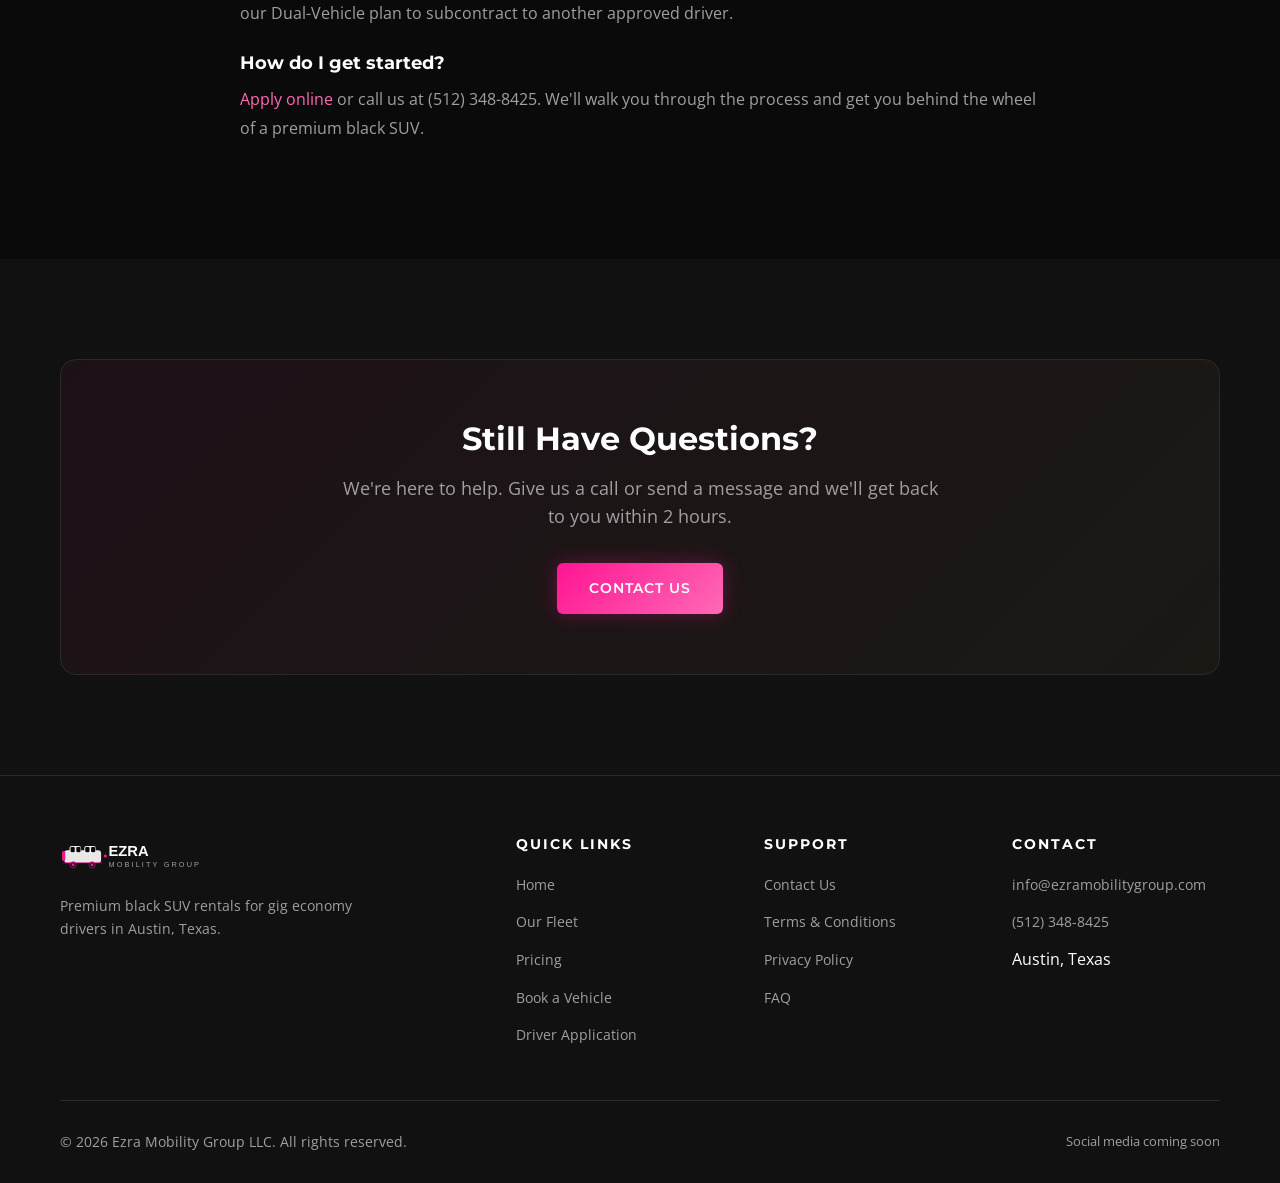
<file: faq.html>
<!DOCTYPE html>
<html lang="en">
<head>
  <meta charset="UTF-8">
  <meta name="viewport" content="width=device-width, initial-scale=1.0">
  <title>FAQ — Ezra Mobility Group</title>
  <meta name="description" content="Frequently asked questions about renting luxury SUVs for Uber Black and Lyft Black in Austin.">
  <link rel="preconnect" href="https://fonts.googleapis.com">
  <link rel="preconnect" href="https://fonts.gstatic.com" crossorigin>
  <link href="https://fonts.googleapis.com/css2?family=Montserrat:wght@400;500;600;700;800&family=Open+Sans:wght@400;600&display=swap" rel="stylesheet">
  <link rel="stylesheet" href="/css/style.css">
  <link rel="icon" type="image/svg+xml" href="data:image/svg+xml,%3Csvg xmlns='http://www.w3.org/2000/svg' viewBox='0 0 32 32'%3E%3Crect width='32' height='32' rx='8' fill='%23ff1493'/%3E%3Ctext x='16' y='22' font-size='18' font-weight='bold' text-anchor='middle' fill='white' font-family='Montserrat'%3EE%3C/text%3E%3C/svg%3E">
</head>
<body>
  <header class="header">
    <div class="container">
      <a href="/" class="logo">
        <img src="/images/logo.svg" alt="Ezra Mobility Group" style="height:42px">
      </a>
      <nav class="nav">
        <a href="/">Home</a>
        <a href="/fleet.html">Fleet</a>
        <a href="/pricing.html">Pricing</a>
        <a href="/booking.html">Book</a>
        <a href="/driver-application.html">Drive With Us</a>
        <a href="/contact.html">Contact</a>
        <a href="/booking.html" class="nav-cta">Rent Now</a>
      </nav>
      <div class="mobile-toggle">
        <span></span><span></span><span></span>
      </div>
    </div>
  </header>

  <div class="mobile-menu">
    <a href="/">Home</a>
    <a href="/fleet.html">Our Fleet</a>
    <a href="/pricing.html">Pricing</a>
    <a href="/booking.html">Book a Vehicle</a>
    <a href="/driver-application.html">Driver Application</a>
    <a href="/contact.html">Contact</a>
    <a href="/terms.html">Terms & Conditions</a>
    <a href="/privacy.html">Privacy Policy</a>
    <a href="/faq.html">FAQ</a>
    <a href="/booking.html" class="nav-cta">Rent Now</a>
  </div>

  <div class="page-header">
    <div class="container">
      <h1>Frequently Asked Questions</h1>
      <p>Everything you need to know about renting with Ezra Mobility Group.</p>
    </div>
  </div>

  <section class="section">
    <div class="container">
      <div class="legal-content">
        <h2>General</h2>

        <h3>What is Ezra Mobility Group?</h3>
        <p>Ezra Mobility Group is a premium black SUV rental company based in Austin, Texas. We rent luxury SUVs — Chevrolet Suburban, Ford Expedition, Lincoln Navigator, and Cadillac Escalade — to gig economy drivers who want to operate on Uber Black, Lyft Black, or build their own private car service.</p>

        <h3>Who can rent from you?</h3>
        <p>Anyone 25 years or older with a valid driver's license, a clean driving record, and a passing background check. You don't need to be an existing rideshare driver — we'll help you get set up.</p>

        <h3>Do I need my own commercial insurance?</h3>
        <p>No. Every rental includes commercial insurance coverage. You're covered for Uber Black, Lyft Black, and private rides. You will be responsible for a deductible per incident.</p>

        <h2>Vehicles</h2>

        <h3>Are the vehicles Uber Black compliant?</h3>
        <p>Yes — every vehicle in our fleet meets or exceeds Uber Black and Lyft Black eligibility requirements. They are all model year 2023 or newer with premium interiors and all required features.</p>

        <h3>What vehicles do you have available?</h3>
        <p>Our fleet includes the Chevrolet Suburban, Ford Expedition, Lincoln Navigator, and Cadillac Escalade. All seat up to 8 passengers and are equipped with premium amenities.</p>

        <h3>What is the pink bumper guard?</h3>
        <p>We install pink metal front bumper guards on all our vehicles. It's our signature look that makes you instantly recognizable to clients — especially at airports and pickup locations. It's proven to help clients find their driver faster.</p>

        <h2>Rental Process</h2>

        <h3>How do I rent a vehicle?</h3>
        <p>You can submit a booking inquiry through our website, call us at (512) 348-8425, or email info@ezramobilitygroup.com. We'll check availability and get back to you within 24 hours.</p>

        <h3>What is the application process?</h3>
        <p>Submit a driver application on our website. We'll review your credentials, run a background check, and verify your driving record. Approved applicants can pick up their vehicle as soon as the same day.</p>

        <h3>What documents do I need?</h3>
        <p>You'll need a valid driver's license, proof of insurance (personal), and a refundable security deposit. If you're already signed up with Uber or Lyft, bring your TNC account information.</p>

        <h2>Rental Terms</h2>

        <h3>What are the rental periods?</h3>
        <p>We offer daily, weekly, and monthly rentals. Daily rentals start at $189/day, weekly at $899/week, and monthly at $2,899/month.</p>

        <h3>Are there mileage limits?</h3>
        <p>Yes. Daily rentals include 100 miles, weekly includes 700 miles, and monthly includes 3,000 miles. Overage is charged at $0.30-$0.50 per mile depending on your plan.</p>

        <h3>Can I take the vehicle out of Texas?</h3>
        <p>You must have prior written authorization to drive outside of Texas. We generally allow travel to neighboring states for airport runs with notice.</p>

        <h2>Driving</h2>

        <h3>Can I use the vehicle for Uber X or Lyft?</h3>
        <p>Our vehicles are specifically for Uber Black and Lyft Black. Using them for standard Uber X or Lyft rides would not be cost-effective. However, you can use them for private car service clients.</p>

        <h3>Can I build my own private client list?</h3>
        <p>Absolutely — in fact, we encourage it! We offer a Private Client Leads add-on ($199/month) that provides corporate referrals, airport transfer leads, and marketing support.</p>

        <h3>What if I get into an accident?</h3>
        <p>Ensure everyone's safety first, call emergency services if needed, and then contact us immediately at (512) 348-8425. We'll guide you through the process. Our commercial insurance covers the vehicle.</p>

        <h2>Maintenance & Support</h2>

        <h3>Who handles maintenance?</h3>
        <p>We handle all scheduled maintenance and unexpected repairs. You just need to report any issues promptly. We provide 24/7 roadside assistance for breakdowns.</p>

        <h3>What if the vehicle needs repairs?</h3>
        <p>Contact us immediately. We'll arrange for repairs and provide a replacement vehicle if needed. Do not authorize repairs yourself without our approval.</p>

        <h3>Can I smoke in the vehicle?</h3>
        <p>No. All vehicles are strictly non-smoking. A $250 deep cleaning fee will be charged if there is evidence of smoking.</p>

        <h2>Business</h2>

        <h3>Do you have to form the LLC before renting to me?</h3>
        <p>No. You can rent as an individual or as a business entity. Many of our drivers start as individuals and form their LLC later as they build their private client base.</p>

        <h3>Can I hire another driver to operate the vehicle?</h3>
        <p>No. Vehicles can only be operated by the approved renter. However, you can rent an additional vehicle on our Dual-Vehicle plan to subcontract to another approved driver.</p>

        <h3>How do I get started?</h3>
        <p><a href="/driver-application.html">Apply online</a> or call us at (512) 348-8425. We'll walk you through the process and get you behind the wheel of a premium black SUV.</p>
      </div>
    </div>
  </section>

  <section class="section section-dark">
    <div class="container">
      <div class="cta-section">
        <h2>Still Have Questions?</h2>
        <p>We're here to help. Give us a call or send a message and we'll get back to you within 2 hours.</p>
        <a href="/contact.html" class="btn btn-primary">Contact Us</a>
      </div>
    </div>
  </section>

  <footer class="footer">
    <div class="container">
      <div class="footer-grid">
        <div class="footer-about">
          <a href="/" class="logo">
        <img src="/images/logo.svg" alt="Ezra Mobility Group" style="height:42px">
      </a>
          <p>Premium black SUV rentals for gig economy drivers in Austin, Texas.</p>
        </div>
        <div>
          <h4>Quick Links</h4>
          <ul class="footer-links">
            <li><a href="/">Home</a></li>
            <li><a href="/fleet.html">Our Fleet</a></li>
            <li><a href="/pricing.html">Pricing</a></li>
            <li><a href="/booking.html">Book a Vehicle</a></li>
            <li><a href="/driver-application.html">Driver Application</a></li>
          </ul>
        </div>
        <div>
          <h4>Support</h4>
          <ul class="footer-links">
            <li><a href="/contact.html">Contact Us</a></li>
            <li><a href="/terms.html">Terms & Conditions</a></li>
            <li><a href="/privacy.html">Privacy Policy</a></li>
            <li><a href="/faq.html">FAQ</a></li>
          </ul>
        </div>
        <div>
          <h4>Contact</h4>
          <ul class="footer-links">
            <li><a href="mailto:info@ezramobilitygroup.com">info@ezramobilitygroup.com</a></li>
            <li><a href="tel:+15123488425">(512) 348-8425</a></li>
            <li>Austin, Texas</li>
          </ul>
        </div>
      </div>
      <div class="footer-bottom">
        <p>&copy; 2026 Ezra Mobility Group LLC. All rights reserved.</p>
        <div class="footer-social">
          <span style="color:var(--text-secondary);font-size:0.8rem;">Social media coming soon</span>
        </div>
      </div>
    </div>
  </footer>

  <script src="/js/main.js"></script>
</body>
</html>
</file>
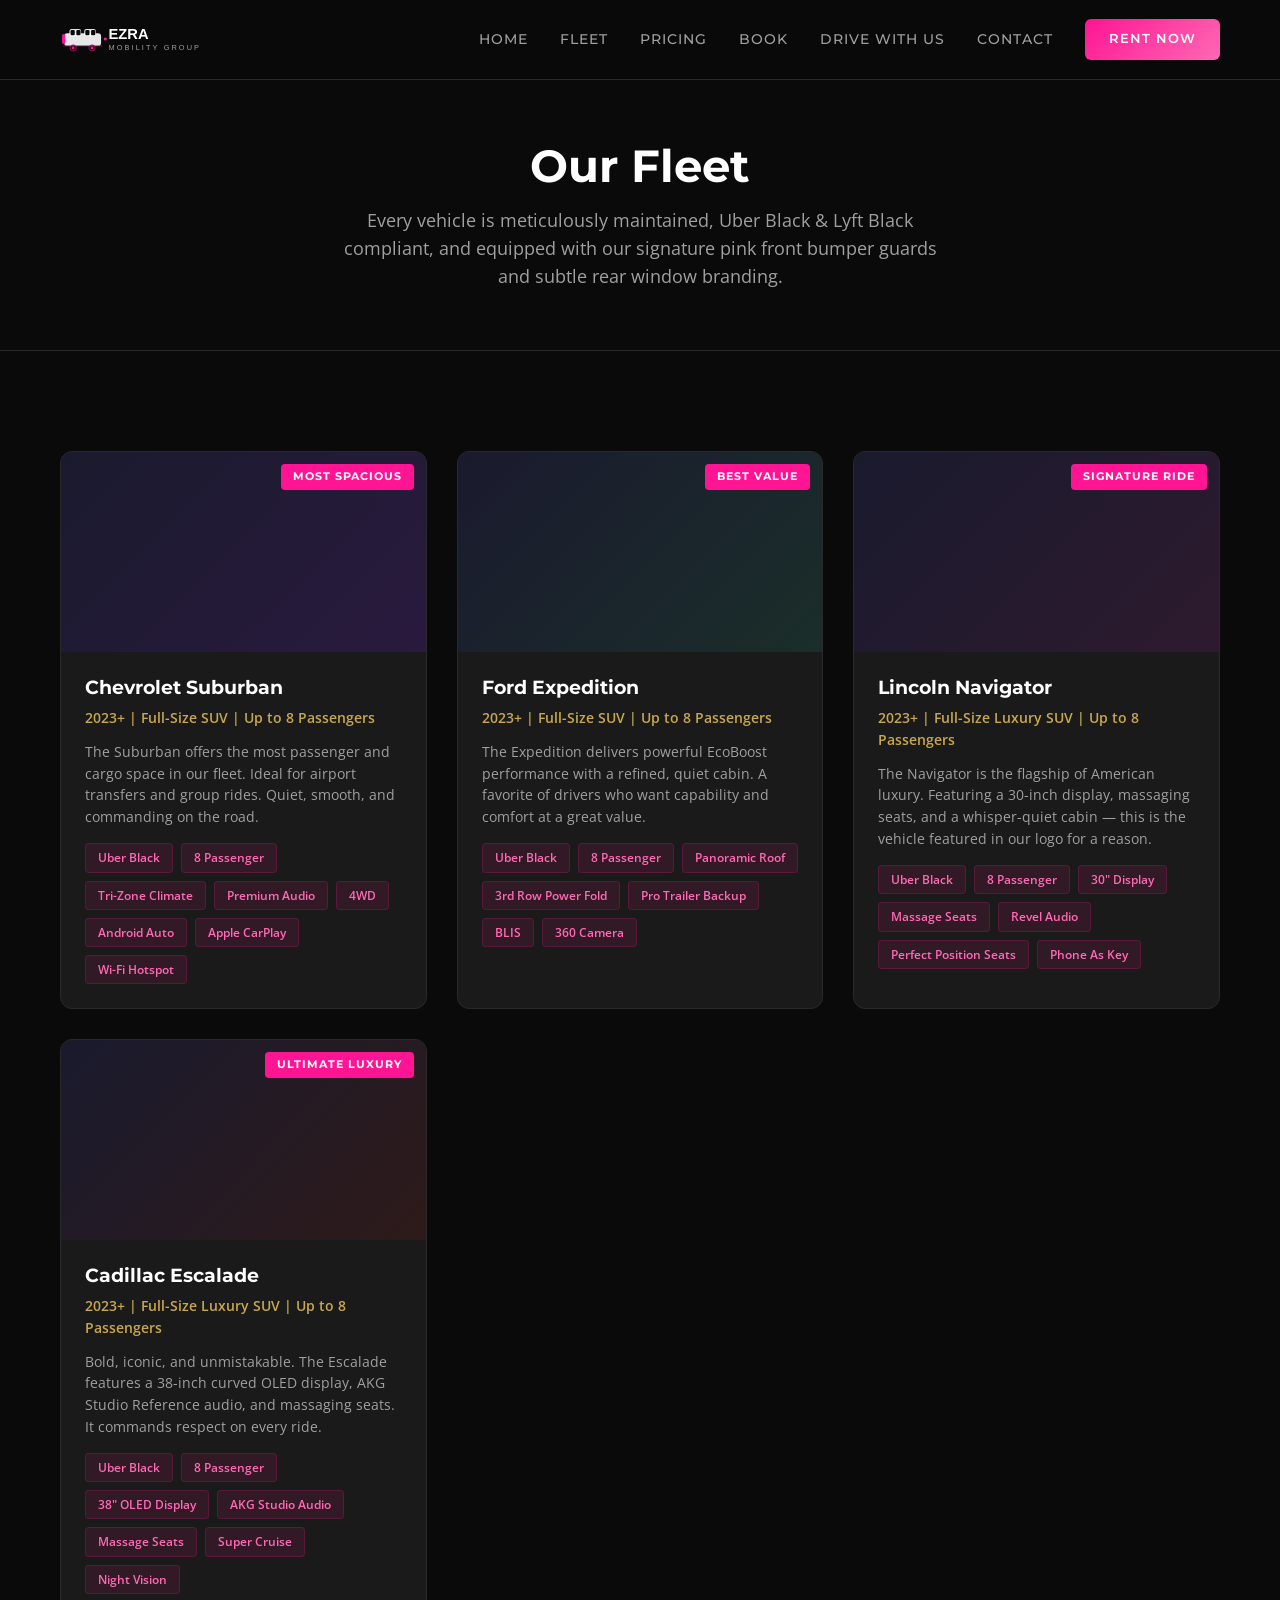
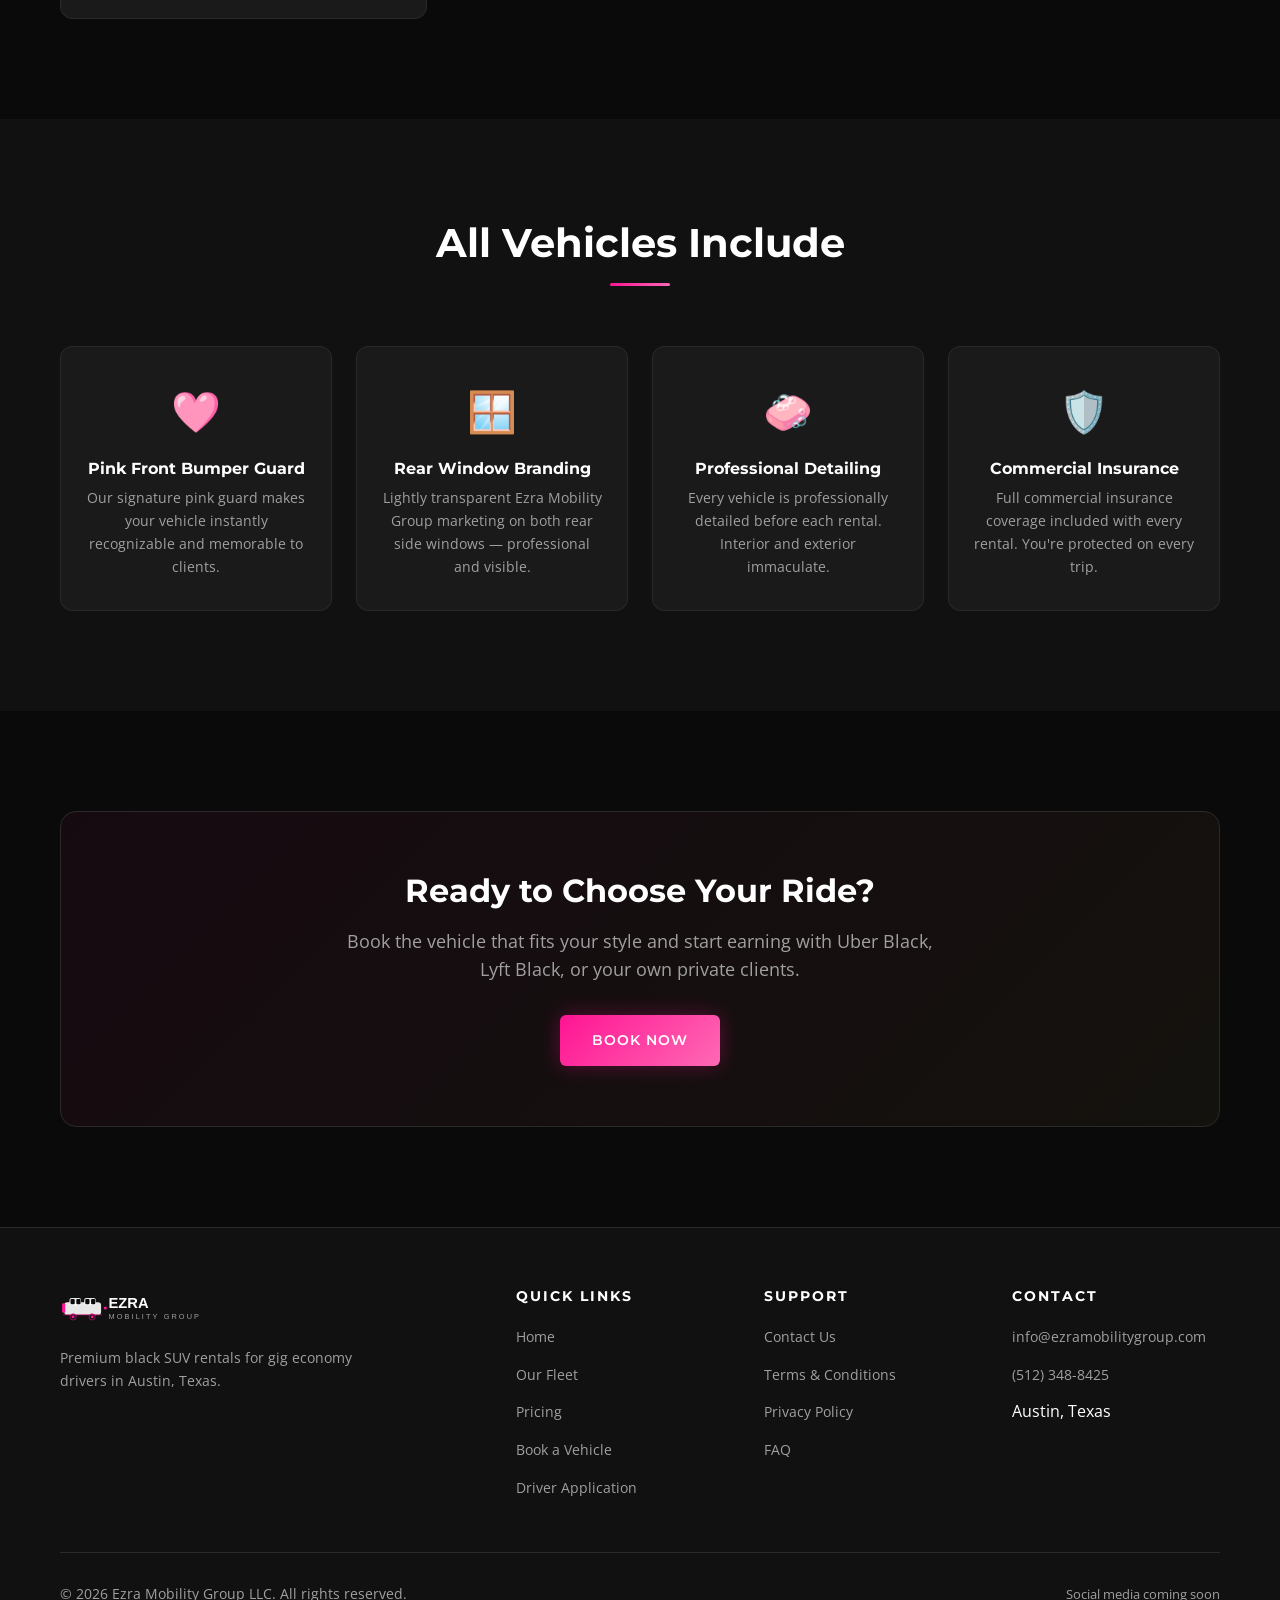
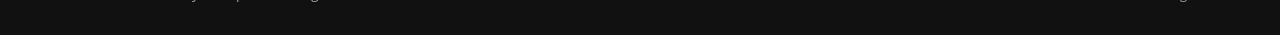
<file: fleet.html>
<!DOCTYPE html>
<html lang="en">
<head>
  <meta charset="UTF-8">
  <meta name="viewport" content="width=device-width, initial-scale=1.0">
  <title>Our Fleet — Ezra Mobility Group</title>
  <meta name="description" content="Explore our luxury black SUV fleet: Chevrolet Suburban, Ford Expedition, Lincoln Navigator, and Cadillac Escalade. All Uber Black & Lyft Black compliant.">
  <link rel="preconnect" href="https://fonts.googleapis.com">
  <link rel="preconnect" href="https://fonts.gstatic.com" crossorigin>
  <link href="https://fonts.googleapis.com/css2?family=Montserrat:wght@400;500;600;700;800&family=Open+Sans:wght@400;600&display=swap" rel="stylesheet">
  <link rel="stylesheet" href="/css/style.css">
  <link rel="icon" type="image/svg+xml" href="data:image/svg+xml,%3Csvg xmlns='http://www.w3.org/2000/svg' viewBox='0 0 32 32'%3E%3Crect width='32' height='32' rx='8' fill='%23ff1493'/%3E%3Ctext x='16' y='22' font-size='18' font-weight='bold' text-anchor='middle' fill='white' font-family='Montserrat'%3EE%3C/text%3E%3C/svg%3E">
</head>
<body>
  <header class="header">
    <div class="container">
      <a href="/" class="logo">
        <img src="/images/logo.svg" alt="Ezra Mobility Group" style="height:42px">
      </a>
      <nav class="nav">
        <a href="/">Home</a>
        <a href="/fleet.html">Fleet</a>
        <a href="/pricing.html">Pricing</a>
        <a href="/booking.html">Book</a>
        <a href="/driver-application.html">Drive With Us</a>
        <a href="/contact.html">Contact</a>
        <a href="/booking.html" class="nav-cta">Rent Now</a>
      </nav>
      <div class="mobile-toggle">
        <span></span><span></span><span></span>
      </div>
    </div>
  </header>

  <div class="mobile-menu">
    <a href="/">Home</a>
    <a href="/fleet.html">Our Fleet</a>
    <a href="/pricing.html">Pricing</a>
    <a href="/booking.html">Book a Vehicle</a>
    <a href="/driver-application.html">Driver Application</a>
    <a href="/contact.html">Contact</a>
    <a href="/terms.html">Terms & Conditions</a>
    <a href="/privacy.html">Privacy Policy</a>
    <a href="/booking.html" class="nav-cta">Rent Now</a>
  </div>

  <div class="page-header">
    <div class="container">
      <h1>Our Fleet</h1>
      <p>Every vehicle is meticulously maintained, Uber Black & Lyft Black compliant, and equipped with our signature pink front bumper guards and subtle rear window branding.</p>
    </div>
  </div>

  <section class="section">
    <div class="container">
      <div class="fleet-grid">
        <div class="fleet-card">
          <div class="fleet-card-image" style="background: linear-gradient(135deg, #1a1a2e, #2a1a3e);">
            <div class="vehicle-badge">Most Spacious</div>
          </div>
          <div class="fleet-card-body">
            <h3>Chevrolet Suburban</h3>
            <div class="vehicle-spec">2023+ | Full-Size SUV | Up to 8 Passengers</div>
            <p>The Suburban offers the most passenger and cargo space in our fleet. Ideal for airport transfers and group rides. Quiet, smooth, and commanding on the road.</p>
            <div class="features">
              <span class="feature-tag">Uber Black</span>
              <span class="feature-tag">8 Passenger</span>
              <span class="feature-tag">Tri-Zone Climate</span>
              <span class="feature-tag">Premium Audio</span>
              <span class="feature-tag">4WD</span>
              <span class="feature-tag">Android Auto</span>
              <span class="feature-tag">Apple CarPlay</span>
              <span class="feature-tag">Wi-Fi Hotspot</span>
            </div>
          </div>
        </div>

        <div class="fleet-card">
          <div class="fleet-card-image" style="background: linear-gradient(135deg, #1a1a2e, #1a2e2a);">
            <div class="vehicle-badge">Best Value</div>
          </div>
          <div class="fleet-card-body">
            <h3>Ford Expedition</h3>
            <div class="vehicle-spec">2023+ | Full-Size SUV | Up to 8 Passengers</div>
            <p>The Expedition delivers powerful EcoBoost performance with a refined, quiet cabin. A favorite of drivers who want capability and comfort at a great value.</p>
            <div class="features">
              <span class="feature-tag">Uber Black</span>
              <span class="feature-tag">8 Passenger</span>
              <span class="feature-tag">Panoramic Roof</span>
              <span class="feature-tag">3rd Row Power Fold</span>
              <span class="feature-tag">Pro Trailer Backup</span>
              <span class="feature-tag">BLIS</span>
              <span class="feature-tag">360 Camera</span>
            </div>
          </div>
        </div>

        <div class="fleet-card">
          <div class="fleet-card-image" style="background: linear-gradient(135deg, #1a1a2e, #2e1a2e);">
            <div class="vehicle-badge">Signature Ride</div>
          </div>
          <div class="fleet-card-body">
            <h3>Lincoln Navigator</h3>
            <div class="vehicle-spec">2023+ | Full-Size Luxury SUV | Up to 8 Passengers</div>
            <p>The Navigator is the flagship of American luxury. Featuring a 30-inch display, massaging seats, and a whisper-quiet cabin — this is the vehicle featured in our logo for a reason.</p>
            <div class="features">
              <span class="feature-tag">Uber Black</span>
              <span class="feature-tag">8 Passenger</span>
              <span class="feature-tag">30" Display</span>
              <span class="feature-tag">Massage Seats</span>
              <span class="feature-tag">Revel Audio</span>
              <span class="feature-tag">Perfect Position Seats</span>
              <span class="feature-tag">Phone As Key</span>
            </div>
          </div>
        </div>

        <div class="fleet-card">
          <div class="fleet-card-image" style="background: linear-gradient(135deg, #1a1a2e, #2e1a1a);">
            <div class="vehicle-badge">Ultimate Luxury</div>
          </div>
          <div class="fleet-card-body">
            <h3>Cadillac Escalade</h3>
            <div class="vehicle-spec">2023+ | Full-Size Luxury SUV | Up to 8 Passengers</div>
            <p>Bold, iconic, and unmistakable. The Escalade features a 38-inch curved OLED display, AKG Studio Reference audio, and massaging seats. It commands respect on every ride.</p>
            <div class="features">
              <span class="feature-tag">Uber Black</span>
              <span class="feature-tag">8 Passenger</span>
              <span class="feature-tag">38" OLED Display</span>
              <span class="feature-tag">AKG Studio Audio</span>
              <span class="feature-tag">Massage Seats</span>
              <span class="feature-tag">Super Cruise</span>
              <span class="feature-tag">Night Vision</span>
            </div>
          </div>
        </div>
      </div>
    </div>
  </section>

  <section class="section section-dark">
    <div class="container">
      <div class="section-header">
        <h2>All Vehicles Include</h2>
        <div class="accent-line"></div>
      </div>
      <div class="driver-benefits">
        <div class="benefit-card">
          <div class="icon">🩷</div>
          <h4>Pink Front Bumper Guard</h4>
          <p>Our signature pink guard makes your vehicle instantly recognizable and memorable to clients.</p>
        </div>
        <div class="benefit-card">
          <div class="icon">🪟</div>
          <h4>Rear Window Branding</h4>
          <p>Lightly transparent Ezra Mobility Group marketing on both rear side windows — professional and visible.</p>
        </div>
        <div class="benefit-card">
          <div class="icon">🧼</div>
          <h4>Professional Detailing</h4>
          <p>Every vehicle is professionally detailed before each rental. Interior and exterior immaculate.</p>
        </div>
        <div class="benefit-card">
          <div class="icon">🛡️</div>
          <h4>Commercial Insurance</h4>
          <p>Full commercial insurance coverage included with every rental. You're protected on every trip.</p>
        </div>
      </div>
    </div>
  </section>

  <section class="section">
    <div class="container">
      <div class="cta-section">
        <h2>Ready to Choose Your Ride?</h2>
        <p>Book the vehicle that fits your style and start earning with Uber Black, Lyft Black, or your own private clients.</p>
        <a href="/booking.html" class="btn btn-primary">Book Now</a>
      </div>
    </div>
  </section>

  <footer class="footer">
    <div class="container">
      <div class="footer-grid">
        <div class="footer-about">
          <a href="/" class="logo">
        <img src="/images/logo.svg" alt="Ezra Mobility Group" style="height:42px">
      </a>
          <p>Premium black SUV rentals for gig economy drivers in Austin, Texas.</p>
        </div>
        <div>
          <h4>Quick Links</h4>
          <ul class="footer-links">
            <li><a href="/">Home</a></li>
            <li><a href="/fleet.html">Our Fleet</a></li>
            <li><a href="/pricing.html">Pricing</a></li>
            <li><a href="/booking.html">Book a Vehicle</a></li>
            <li><a href="/driver-application.html">Driver Application</a></li>
          </ul>
        </div>
        <div>
          <h4>Support</h4>
          <ul class="footer-links">
            <li><a href="/contact.html">Contact Us</a></li>
            <li><a href="/terms.html">Terms & Conditions</a></li>
            <li><a href="/privacy.html">Privacy Policy</a></li>
            <li><a href="/faq.html">FAQ</a></li>
          </ul>
        </div>
        <div>
          <h4>Contact</h4>
          <ul class="footer-links">
            <li><a href="mailto:info@ezramobilitygroup.com">info@ezramobilitygroup.com</a></li>
            <li><a href="tel:+15123488425">(512) 348-8425</a></li>
            <li>Austin, Texas</li>
          </ul>
        </div>
      </div>
      <div class="footer-bottom">
        <p>&copy; 2026 Ezra Mobility Group LLC. All rights reserved.</p>
        <div class="footer-social">
          <span style="color:var(--text-secondary);font-size:0.8rem;">Social media coming soon</span>
        </div>
      </div>
    </div>
  </footer>

  <script src="/js/main.js"></script>
</body>
</html>
</file>
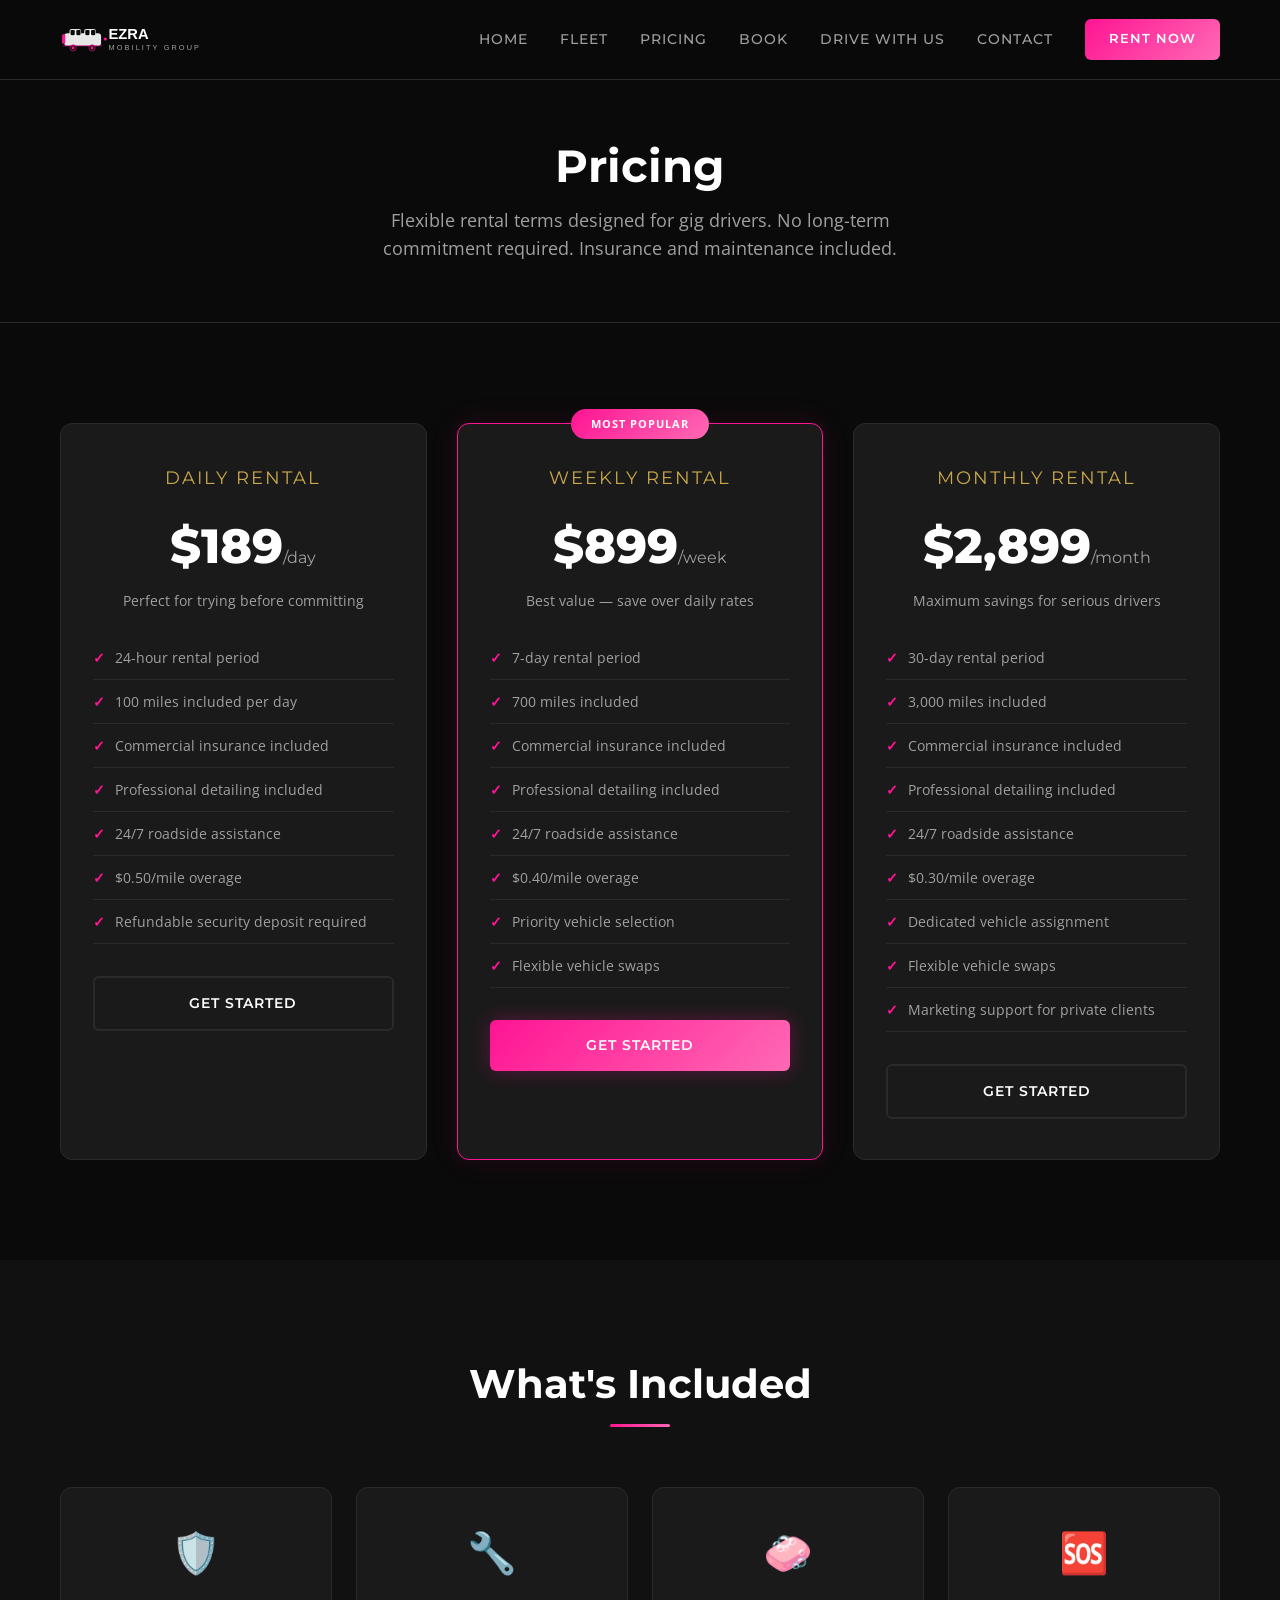
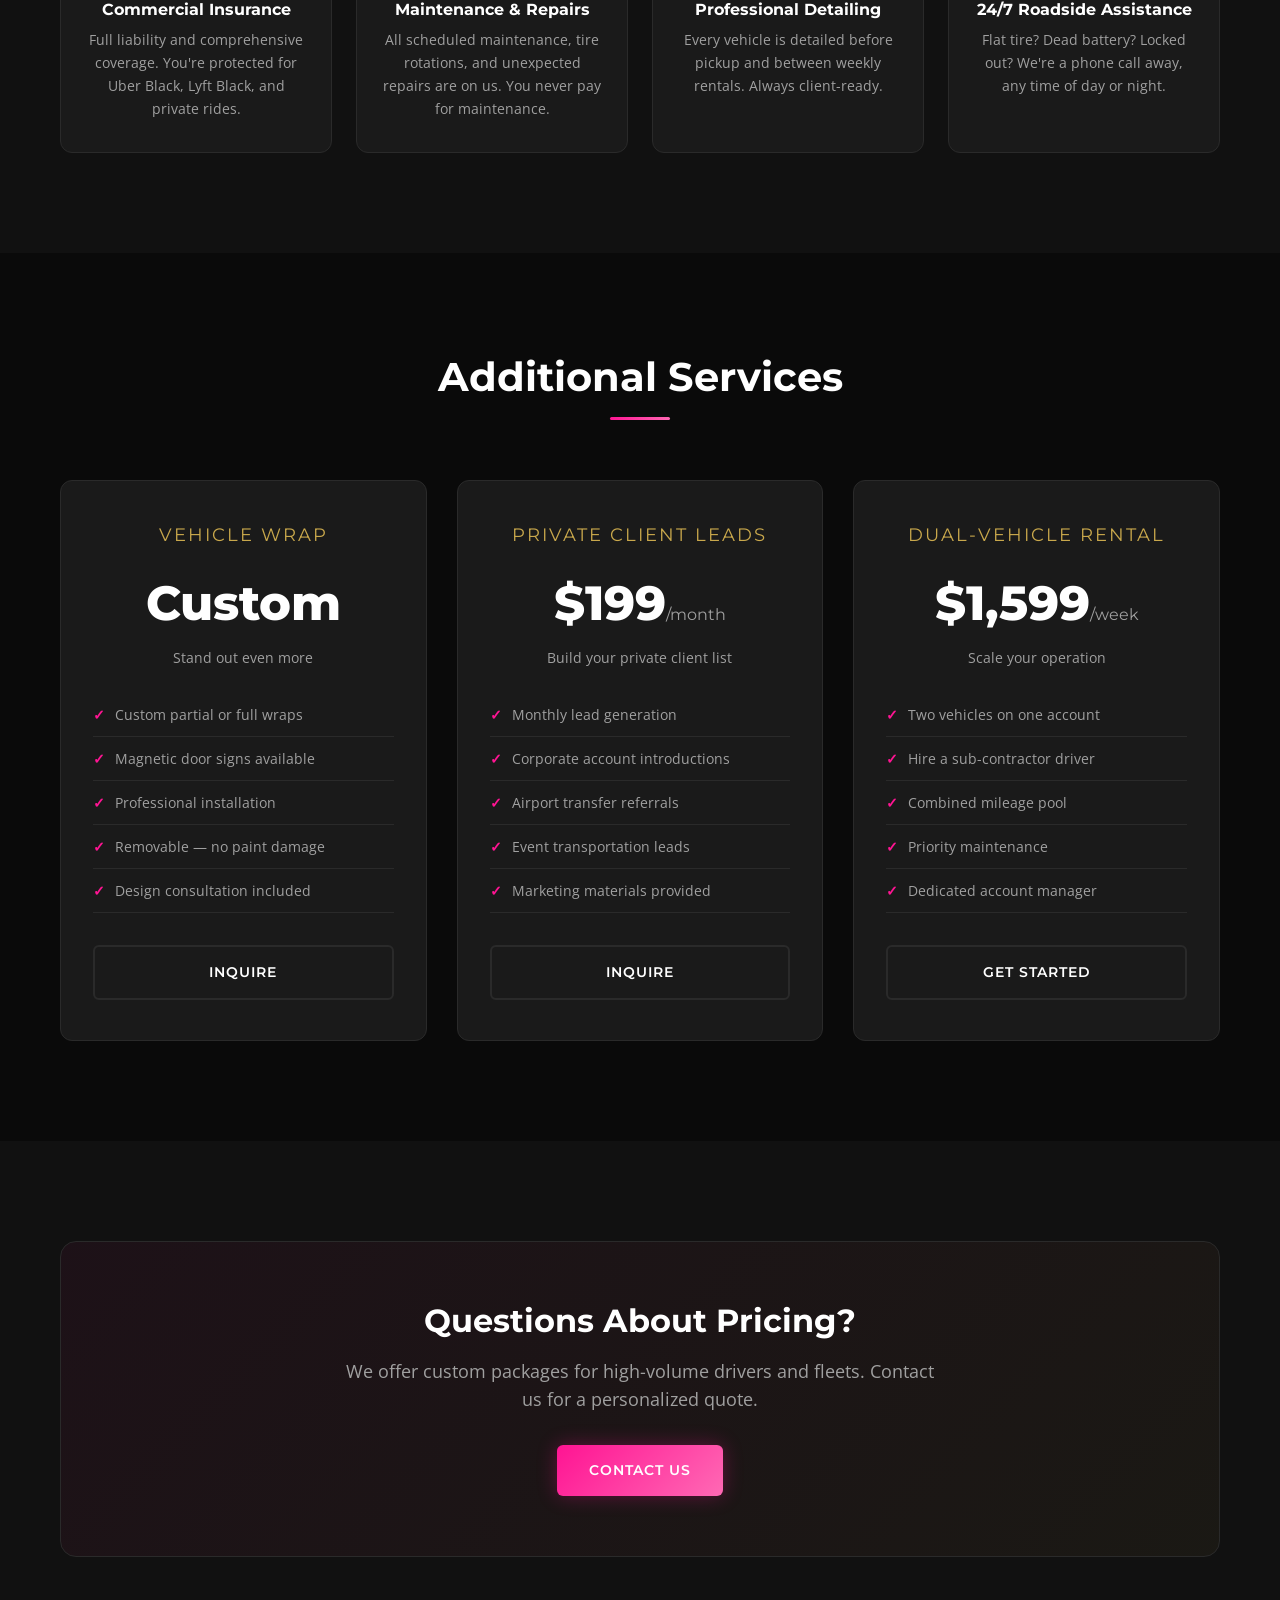
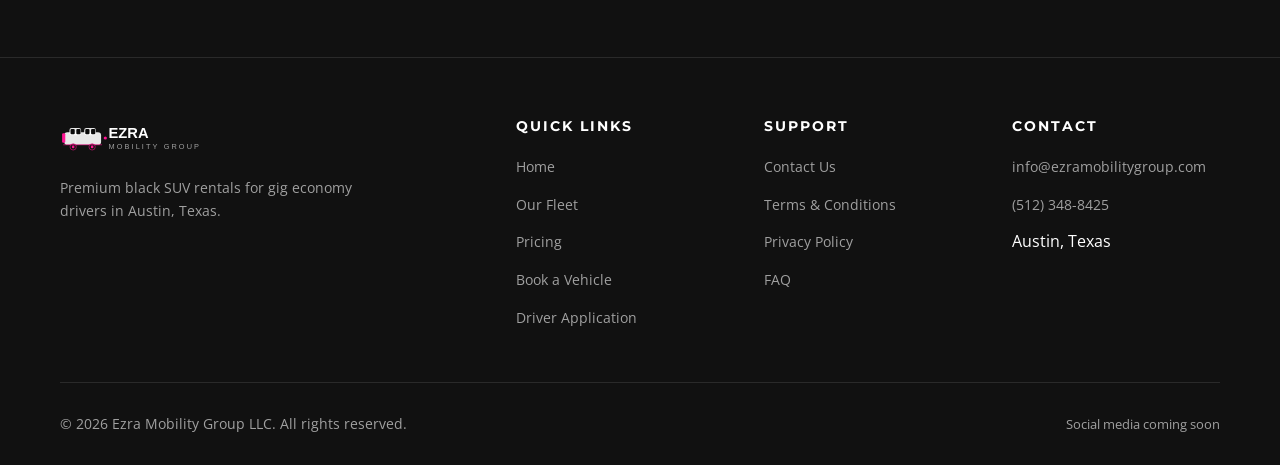
<file: pricing.html>
<!DOCTYPE html>
<html lang="en">
<head>
  <meta charset="UTF-8">
  <meta name="viewport" content="width=device-width, initial-scale=1.0">
  <title>Pricing — Ezra Mobility Group</title>
  <meta name="description" content="Flexible rental pricing for Uber Black and Lyft Black drivers. Daily, weekly, and monthly rates on our luxury SUV fleet in Austin, Texas.">
  <link rel="preconnect" href="https://fonts.googleapis.com">
  <link rel="preconnect" href="https://fonts.gstatic.com" crossorigin>
  <link href="https://fonts.googleapis.com/css2?family=Montserrat:wght@400;500;600;700;800&family=Open+Sans:wght@400;600&display=swap" rel="stylesheet">
  <link rel="stylesheet" href="/css/style.css">
  <link rel="icon" type="image/svg+xml" href="data:image/svg+xml,%3Csvg xmlns='http://www.w3.org/2000/svg' viewBox='0 0 32 32'%3E%3Crect width='32' height='32' rx='8' fill='%23ff1493'/%3E%3Ctext x='16' y='22' font-size='18' font-weight='bold' text-anchor='middle' fill='white' font-family='Montserrat'%3EE%3C/text%3E%3C/svg%3E">
</head>
<body>
  <header class="header">
    <div class="container">
      <a href="/" class="logo">
        <img src="/images/logo.svg" alt="Ezra Mobility Group" style="height:42px">
      </a>
      <nav class="nav">
        <a href="/">Home</a>
        <a href="/fleet.html">Fleet</a>
        <a href="/pricing.html">Pricing</a>
        <a href="/booking.html">Book</a>
        <a href="/driver-application.html">Drive With Us</a>
        <a href="/contact.html">Contact</a>
        <a href="/booking.html" class="nav-cta">Rent Now</a>
      </nav>
      <div class="mobile-toggle">
        <span></span><span></span><span></span>
      </div>
    </div>
  </header>

  <div class="mobile-menu">
    <a href="/">Home</a>
    <a href="/fleet.html">Our Fleet</a>
    <a href="/pricing.html">Pricing</a>
    <a href="/booking.html">Book a Vehicle</a>
    <a href="/driver-application.html">Driver Application</a>
    <a href="/contact.html">Contact</a>
    <a href="/terms.html">Terms & Conditions</a>
    <a href="/privacy.html">Privacy Policy</a>
    <a href="/booking.html" class="nav-cta">Rent Now</a>
  </div>

  <div class="page-header">
    <div class="container">
      <h1>Pricing</h1>
      <p>Flexible rental terms designed for gig drivers. No long-term commitment required. Insurance and maintenance included.</p>
    </div>
  </div>

  <section class="section">
    <div class="container">
      <div class="pricing-grid">
        <div class="pricing-card">
          <div class="plan-name">Daily Rental</div>
          <div class="price">$189<span>/day</span></div>
          <div class="price-sub">Perfect for trying before committing</div>
          <ul class="features-list">
            <li>24-hour rental period</li>
            <li>100 miles included per day</li>
            <li>Commercial insurance included</li>
            <li>Professional detailing included</li>
            <li>24/7 roadside assistance</li>
            <li>$0.50/mile overage</li>
            <li>Refundable security deposit required</li>
          </ul>
          <a href="/booking.html?plan=daily" class="btn btn-secondary">Get Started</a>
        </div>

        <div class="pricing-card featured">
          <div class="plan-name">Weekly Rental</div>
          <div class="price">$899<span>/week</span></div>
          <div class="price-sub">Best value — save over daily rates</div>
          <ul class="features-list">
            <li>7-day rental period</li>
            <li>700 miles included</li>
            <li>Commercial insurance included</li>
            <li>Professional detailing included</li>
            <li>24/7 roadside assistance</li>
            <li>$0.40/mile overage</li>
            <li>Priority vehicle selection</li>
            <li>Flexible vehicle swaps</li>
          </ul>
          <a href="/booking.html?plan=weekly" class="btn btn-primary">Get Started</a>
        </div>

        <div class="pricing-card">
          <div class="plan-name">Monthly Rental</div>
          <div class="price">$2,899<span>/month</span></div>
          <div class="price-sub">Maximum savings for serious drivers</div>
          <ul class="features-list">
            <li>30-day rental period</li>
            <li>3,000 miles included</li>
            <li>Commercial insurance included</li>
            <li>Professional detailing included</li>
            <li>24/7 roadside assistance</li>
            <li>$0.30/mile overage</li>
            <li>Dedicated vehicle assignment</li>
            <li>Flexible vehicle swaps</li>
            <li>Marketing support for private clients</li>
          </ul>
          <a href="/booking.html?plan=monthly" class="btn btn-secondary">Get Started</a>
        </div>
      </div>
    </div>
  </section>

  <section class="section section-dark">
    <div class="container">
      <div class="section-header">
        <h2>What's Included</h2>
        <div class="accent-line"></div>
      </div>
      <div class="driver-benefits">
        <div class="benefit-card">
          <div class="icon">🛡️</div>
          <h4>Commercial Insurance</h4>
          <p>Full liability and comprehensive coverage. You're protected for Uber Black, Lyft Black, and private rides.</p>
        </div>
        <div class="benefit-card">
          <div class="icon">🔧</div>
          <h4>Maintenance & Repairs</h4>
          <p>All scheduled maintenance, tire rotations, and unexpected repairs are on us. You never pay for maintenance.</p>
        </div>
        <div class="benefit-card">
          <div class="icon">🧼</div>
          <h4>Professional Detailing</h4>
          <p>Every vehicle is detailed before pickup and between weekly rentals. Always client-ready.</p>
        </div>
        <div class="benefit-card">
          <div class="icon">🆘</div>
          <h4>24/7 Roadside Assistance</h4>
          <p>Flat tire? Dead battery? Locked out? We're a phone call away, any time of day or night.</p>
        </div>
      </div>
    </div>
  </section>

  <section class="section">
    <div class="container">
      <div class="section-header">
        <h2>Additional Services</h2>
        <div class="accent-line"></div>
      </div>
      <div class="pricing-grid">
        <div class="pricing-card">
          <div class="plan-name">Vehicle Wrap</div>
          <div class="price">Custom</div>
          <div class="price-sub">Stand out even more</div>
          <ul class="features-list">
            <li>Custom partial or full wraps</li>
            <li>Magnetic door signs available</li>
            <li>Professional installation</li>
            <li>Removable — no paint damage</li>
            <li>Design consultation included</li>
          </ul>
          <a href="/contact.html" class="btn btn-secondary">Inquire</a>
        </div>
        <div class="pricing-card">
          <div class="plan-name">Private Client Leads</div>
          <div class="price">$199<span>/month</span></div>
          <div class="price-sub">Build your private client list</div>
          <ul class="features-list">
            <li>Monthly lead generation</li>
            <li>Corporate account introductions</li>
            <li>Airport transfer referrals</li>
            <li>Event transportation leads</li>
            <li>Marketing materials provided</li>
          </ul>
          <a href="/contact.html" class="btn btn-secondary">Inquire</a>
        </div>
        <div class="pricing-card">
          <div class="plan-name">Dual-Vehicle Rental</div>
          <div class="price">$1,599<span>/week</span></div>
          <div class="price-sub">Scale your operation</div>
          <ul class="features-list">
            <li>Two vehicles on one account</li>
            <li>Hire a sub-contractor driver</li>
            <li>Combined mileage pool</li>
            <li>Priority maintenance</li>
            <li>Dedicated account manager</li>
          </ul>
          <a href="/booking.html?plan=dual" class="btn btn-secondary">Get Started</a>
        </div>
      </div>
    </div>
  </section>

  <section class="section section-dark">
    <div class="container">
      <div class="cta-section">
        <h2>Questions About Pricing?</h2>
        <p>We offer custom packages for high-volume drivers and fleets. Contact us for a personalized quote.</p>
        <a href="/contact.html" class="btn btn-primary">Contact Us</a>
      </div>
    </div>
  </section>

  <footer class="footer">
    <div class="container">
      <div class="footer-grid">
        <div class="footer-about">
          <a href="/" class="logo">
        <img src="/images/logo.svg" alt="Ezra Mobility Group" style="height:42px">
      </a>
          <p>Premium black SUV rentals for gig economy drivers in Austin, Texas.</p>
        </div>
        <div>
          <h4>Quick Links</h4>
          <ul class="footer-links">
            <li><a href="/">Home</a></li>
            <li><a href="/fleet.html">Our Fleet</a></li>
            <li><a href="/pricing.html">Pricing</a></li>
            <li><a href="/booking.html">Book a Vehicle</a></li>
            <li><a href="/driver-application.html">Driver Application</a></li>
          </ul>
        </div>
        <div>
          <h4>Support</h4>
          <ul class="footer-links">
            <li><a href="/contact.html">Contact Us</a></li>
            <li><a href="/terms.html">Terms & Conditions</a></li>
            <li><a href="/privacy.html">Privacy Policy</a></li>
            <li><a href="/faq.html">FAQ</a></li>
          </ul>
        </div>
        <div>
          <h4>Contact</h4>
          <ul class="footer-links">
            <li><a href="mailto:info@ezramobilitygroup.com">info@ezramobilitygroup.com</a></li>
            <li><a href="tel:+15123488425">(512) 348-8425</a></li>
            <li>Austin, Texas</li>
          </ul>
        </div>
      </div>
      <div class="footer-bottom">
        <p>&copy; 2026 Ezra Mobility Group LLC. All rights reserved.</p>
        <div class="footer-social">
          <span style="color:var(--text-secondary);font-size:0.8rem;">Social media coming soon</span>
        </div>
      </div>
    </div>
  </footer>

  <script src="/js/main.js"></script>
</body>
</html>
</file>
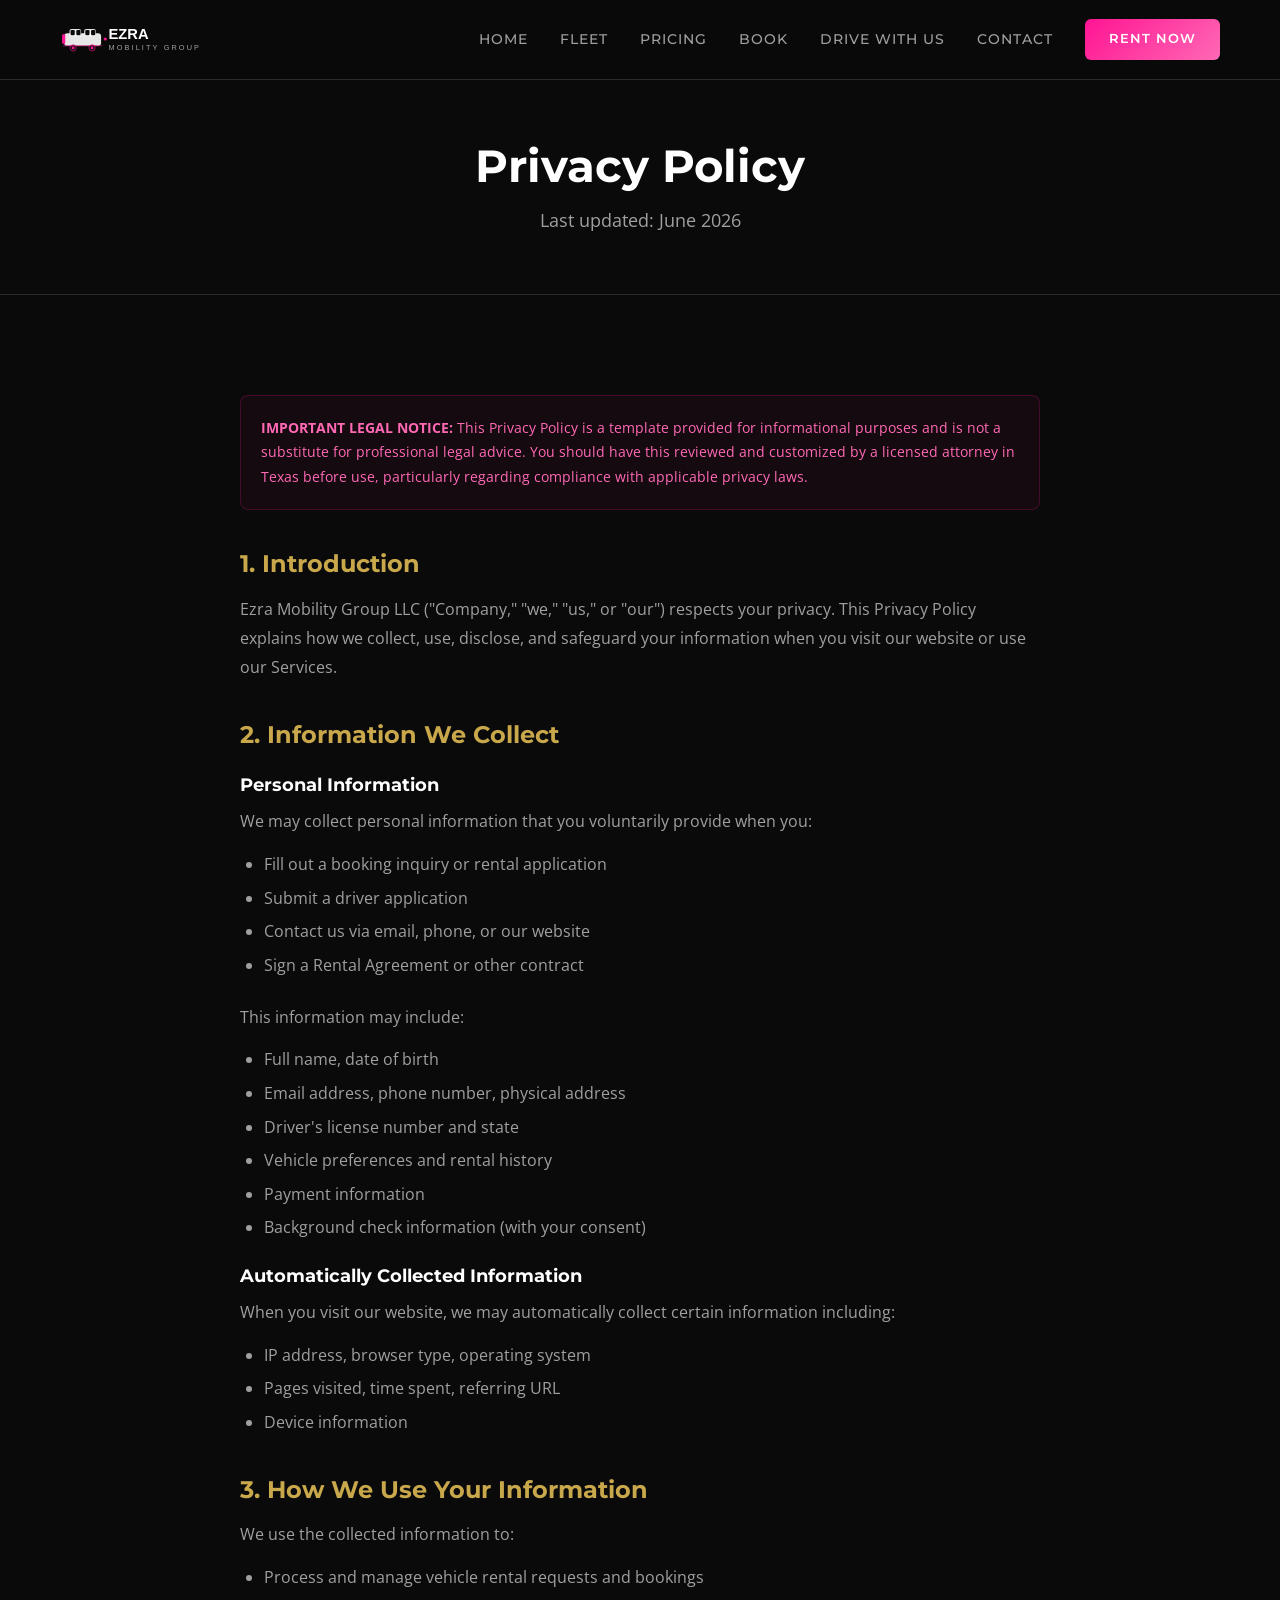
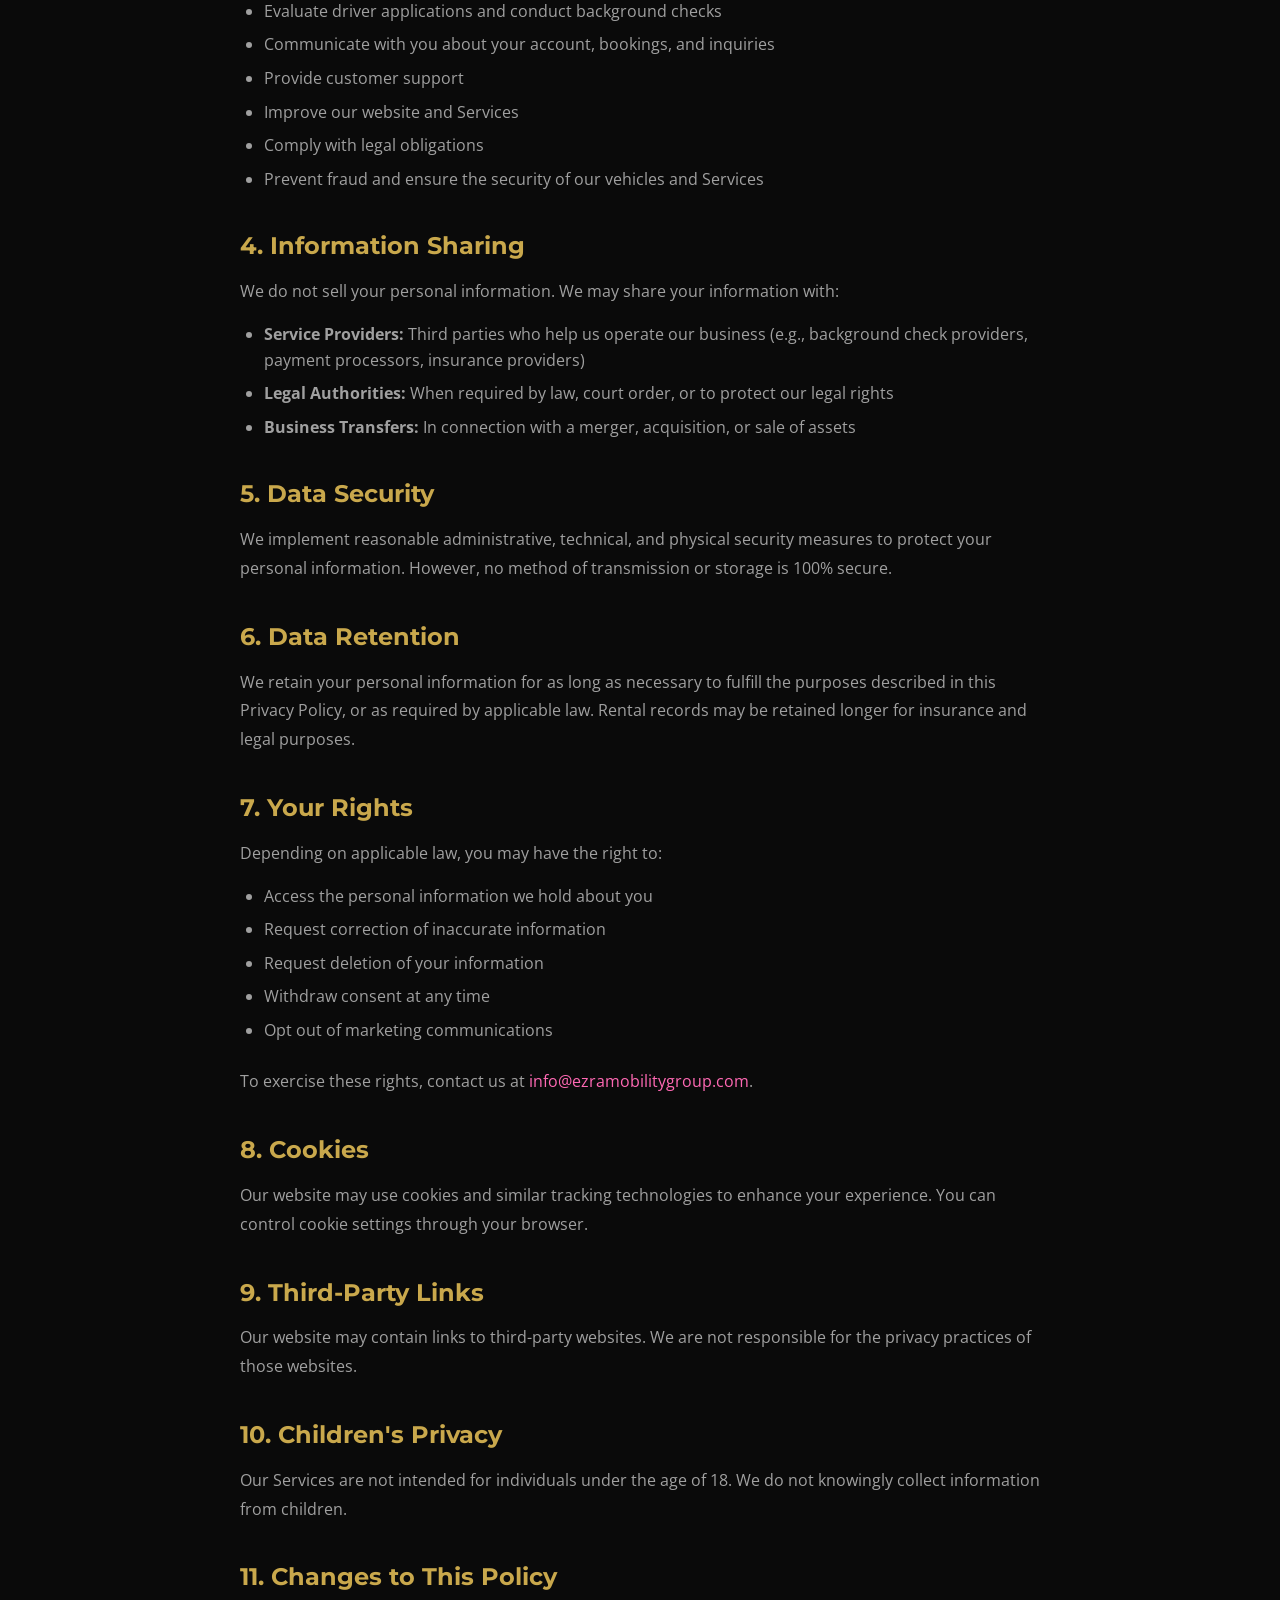
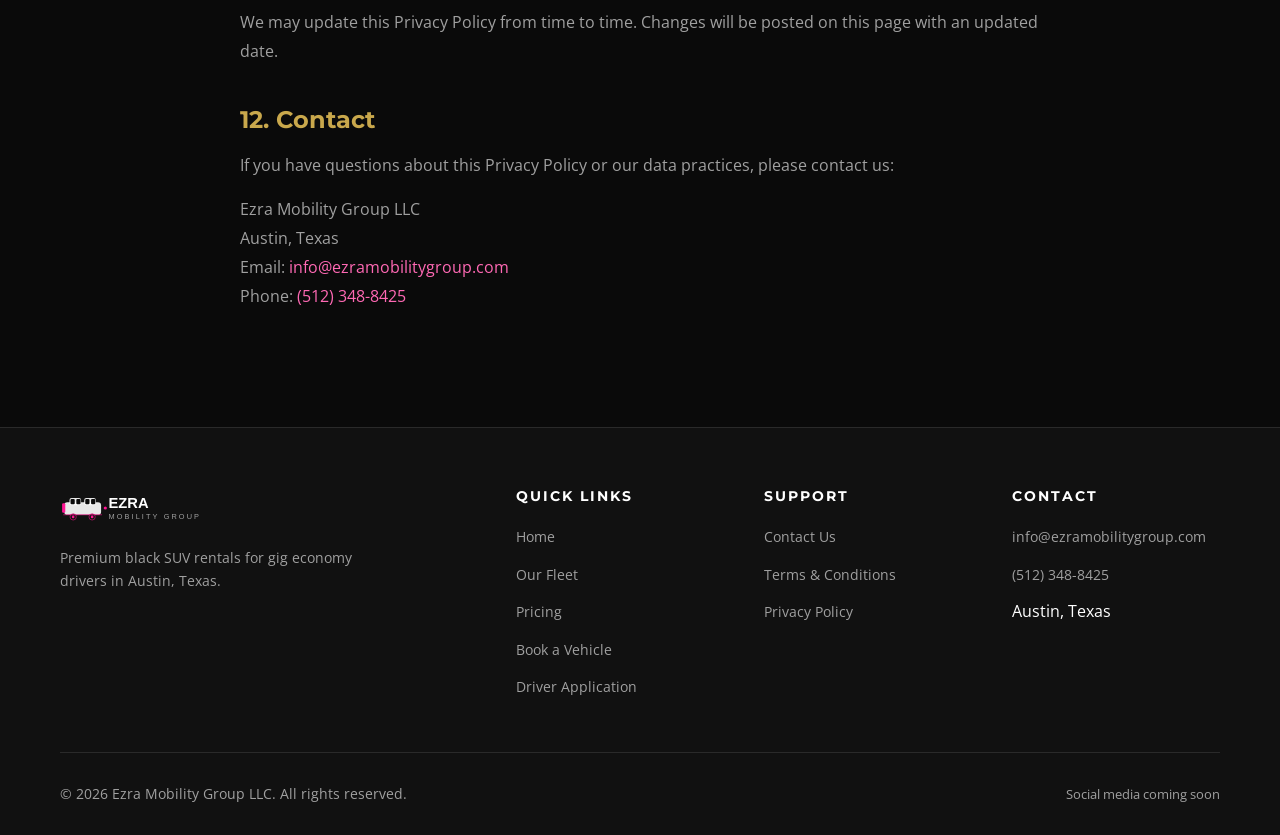
<file: privacy.html>
<!DOCTYPE html>
<html lang="en">
<head>
  <meta charset="UTF-8">
  <meta name="viewport" content="width=device-width, initial-scale=1.0">
  <title>Privacy Policy — Ezra Mobility Group</title>
  <meta name="robots" content="noindex">
  <link rel="preconnect" href="https://fonts.googleapis.com">
  <link rel="preconnect" href="https://fonts.gstatic.com" crossorigin>
  <link href="https://fonts.googleapis.com/css2?family=Montserrat:wght@400;500;600;700;800&family=Open+Sans:wght@400;600&display=swap" rel="stylesheet">
  <link rel="stylesheet" href="/css/style.css">
  <link rel="icon" type="image/svg+xml" href="data:image/svg+xml,%3Csvg xmlns='http://www.w3.org/2000/svg' viewBox='0 0 32 32'%3E%3Crect width='32' height='32' rx='8' fill='%23ff1493'/%3E%3Ctext x='16' y='22' font-size='18' font-weight='bold' text-anchor='middle' fill='white' font-family='Montserrat'%3EE%3C/text%3E%3C/svg%3E">
</head>
<body>
  <header class="header">
    <div class="container">
      <a href="/" class="logo">
        <img src="/images/logo.svg" alt="Ezra Mobility Group" style="height:42px">
      </a>
      <nav class="nav">
        <a href="/">Home</a>
        <a href="/fleet.html">Fleet</a>
        <a href="/pricing.html">Pricing</a>
        <a href="/booking.html">Book</a>
        <a href="/driver-application.html">Drive With Us</a>
        <a href="/contact.html">Contact</a>
        <a href="/booking.html" class="nav-cta">Rent Now</a>
      </nav>
      <div class="mobile-toggle">
        <span></span><span></span><span></span>
      </div>
    </div>
  </header>

  <div class="mobile-menu">
    <a href="/">Home</a>
    <a href="/fleet.html">Our Fleet</a>
    <a href="/pricing.html">Pricing</a>
    <a href="/booking.html">Book a Vehicle</a>
    <a href="/driver-application.html">Driver Application</a>
    <a href="/contact.html">Contact</a>
    <a href="/terms.html">Terms & Conditions</a>
    <a href="/privacy.html">Privacy Policy</a>
    <a href="/booking.html" class="nav-cta">Rent Now</a>
  </div>

  <div class="page-header">
    <div class="container">
      <h1>Privacy Policy</h1>
      <p>Last updated: June 2026</p>
    </div>
  </div>

  <section class="section">
    <div class="container">
      <div class="legal-content">

        <div class="legal-disclaimer">
          <p><strong>IMPORTANT LEGAL NOTICE:</strong> This Privacy Policy is a template provided for informational purposes and is not a substitute for professional legal advice. You should have this reviewed and customized by a licensed attorney in Texas before use, particularly regarding compliance with applicable privacy laws.</p>
        </div>

        <h2>1. Introduction</h2>
        <p>Ezra Mobility Group LLC ("Company," "we," "us," or "our") respects your privacy. This Privacy Policy explains how we collect, use, disclose, and safeguard your information when you visit our website or use our Services.</p>

        <h2>2. Information We Collect</h2>
        <h3>Personal Information</h3>
        <p>We may collect personal information that you voluntarily provide when you:
          <ul>
            <li>Fill out a booking inquiry or rental application</li>
            <li>Submit a driver application</li>
            <li>Contact us via email, phone, or our website</li>
            <li>Sign a Rental Agreement or other contract</li>
          </ul>
        </p>
        <p>This information may include:
          <ul>
            <li>Full name, date of birth</li>
            <li>Email address, phone number, physical address</li>
            <li>Driver's license number and state</li>
            <li>Vehicle preferences and rental history</li>
            <li>Payment information</li>
            <li>Background check information (with your consent)</li>
          </ul>
        </p>

        <h3>Automatically Collected Information</h3>
        <p>When you visit our website, we may automatically collect certain information including:
          <ul>
            <li>IP address, browser type, operating system</li>
            <li>Pages visited, time spent, referring URL</li>
            <li>Device information</li>
          </ul>
        </p>

        <h2>3. How We Use Your Information</h2>
        <p>We use the collected information to:
          <ul>
            <li>Process and manage vehicle rental requests and bookings</li>
            <li>Evaluate driver applications and conduct background checks</li>
            <li>Communicate with you about your account, bookings, and inquiries</li>
            <li>Provide customer support</li>
            <li>Improve our website and Services</li>
            <li>Comply with legal obligations</li>
            <li>Prevent fraud and ensure the security of our vehicles and Services</li>
          </ul>
        </p>

        <h2>4. Information Sharing</h2>
        <p>We do not sell your personal information. We may share your information with:
          <ul>
            <li><strong>Service Providers:</strong> Third parties who help us operate our business (e.g., background check providers, payment processors, insurance providers)</li>
            <li><strong>Legal Authorities:</strong> When required by law, court order, or to protect our legal rights</li>
            <li><strong>Business Transfers:</strong> In connection with a merger, acquisition, or sale of assets</li>
          </ul>
        </p>

        <h2>5. Data Security</h2>
        <p>We implement reasonable administrative, technical, and physical security measures to protect your personal information. However, no method of transmission or storage is 100% secure.</p>

        <h2>6. Data Retention</h2>
        <p>We retain your personal information for as long as necessary to fulfill the purposes described in this Privacy Policy, or as required by applicable law. Rental records may be retained longer for insurance and legal purposes.</p>

        <h2>7. Your Rights</h2>
        <p>Depending on applicable law, you may have the right to:
          <ul>
            <li>Access the personal information we hold about you</li>
            <li>Request correction of inaccurate information</li>
            <li>Request deletion of your information</li>
            <li>Withdraw consent at any time</li>
            <li>Opt out of marketing communications</li>
          </ul>
        </p>
        <p>To exercise these rights, contact us at <a href="mailto:info@ezramobilitygroup.com">info@ezramobilitygroup.com</a>.</p>

        <h2>8. Cookies</h2>
        <p>Our website may use cookies and similar tracking technologies to enhance your experience. You can control cookie settings through your browser.</p>

        <h2>9. Third-Party Links</h2>
        <p>Our website may contain links to third-party websites. We are not responsible for the privacy practices of those websites.</p>

        <h2>10. Children's Privacy</h2>
        <p>Our Services are not intended for individuals under the age of 18. We do not knowingly collect information from children.</p>

        <h2>11. Changes to This Policy</h2>
        <p>We may update this Privacy Policy from time to time. Changes will be posted on this page with an updated date.</p>

        <h2>12. Contact</h2>
        <p>If you have questions about this Privacy Policy or our data practices, please contact us:</p>
        <p>
          Ezra Mobility Group LLC<br>
          Austin, Texas<br>
          Email: <a href="mailto:info@ezramobilitygroup.com">info@ezramobilitygroup.com</a><br>
          Phone: <a href="tel:+15123488425">(512) 348-8425</a>
        </p>

      </div>
    </div>
  </section>

  <footer class="footer">
    <div class="container">
      <div class="footer-grid">
        <div class="footer-about">
          <a href="/" class="logo">
        <img src="/images/logo.svg" alt="Ezra Mobility Group" style="height:42px">
      </a>
          <p>Premium black SUV rentals for gig economy drivers in Austin, Texas.</p>
        </div>
        <div>
          <h4>Quick Links</h4>
          <ul class="footer-links">
            <li><a href="/">Home</a></li>
            <li><a href="/fleet.html">Our Fleet</a></li>
            <li><a href="/pricing.html">Pricing</a></li>
            <li><a href="/booking.html">Book a Vehicle</a></li>
            <li><a href="/driver-application.html">Driver Application</a></li>
          </ul>
        </div>
        <div>
          <h4>Support</h4>
          <ul class="footer-links">
            <li><a href="/contact.html">Contact Us</a></li>
            <li><a href="/terms.html">Terms & Conditions</a></li>
            <li><a href="/privacy.html">Privacy Policy</a></li>
          </ul>
        </div>
        <div>
          <h4>Contact</h4>
          <ul class="footer-links">
            <li><a href="mailto:info@ezramobilitygroup.com">info@ezramobilitygroup.com</a></li>
            <li><a href="tel:+15123488425">(512) 348-8425</a></li>
            <li>Austin, Texas</li>
          </ul>
        </div>
      </div>
      <div class="footer-bottom">
        <p>&copy; 2026 Ezra Mobility Group LLC. All rights reserved.</p>
        <div class="footer-social">
          <span style="color:var(--text-secondary);font-size:0.8rem;">Social media coming soon</span>
        </div>
      </div>
    </div>
  </footer>

  <script src="/js/main.js"></script>
</body>
</html>
</file>
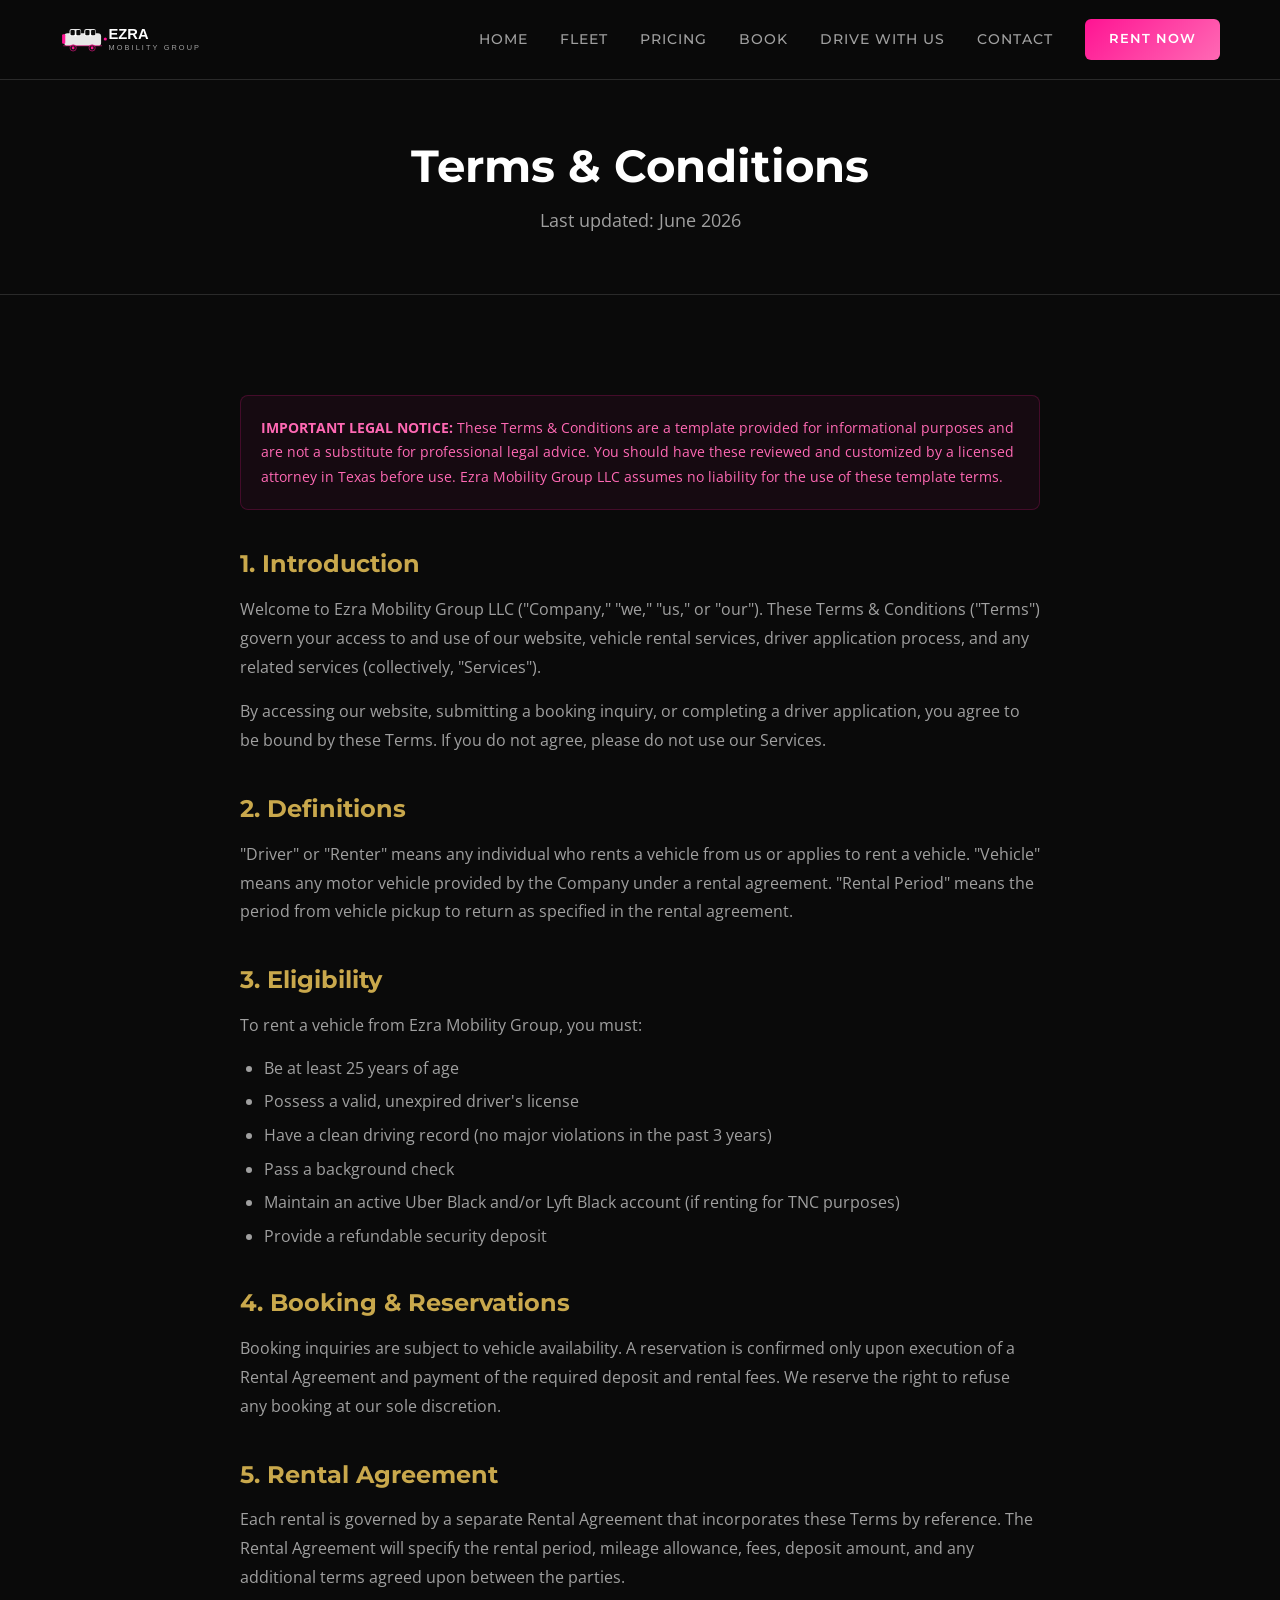
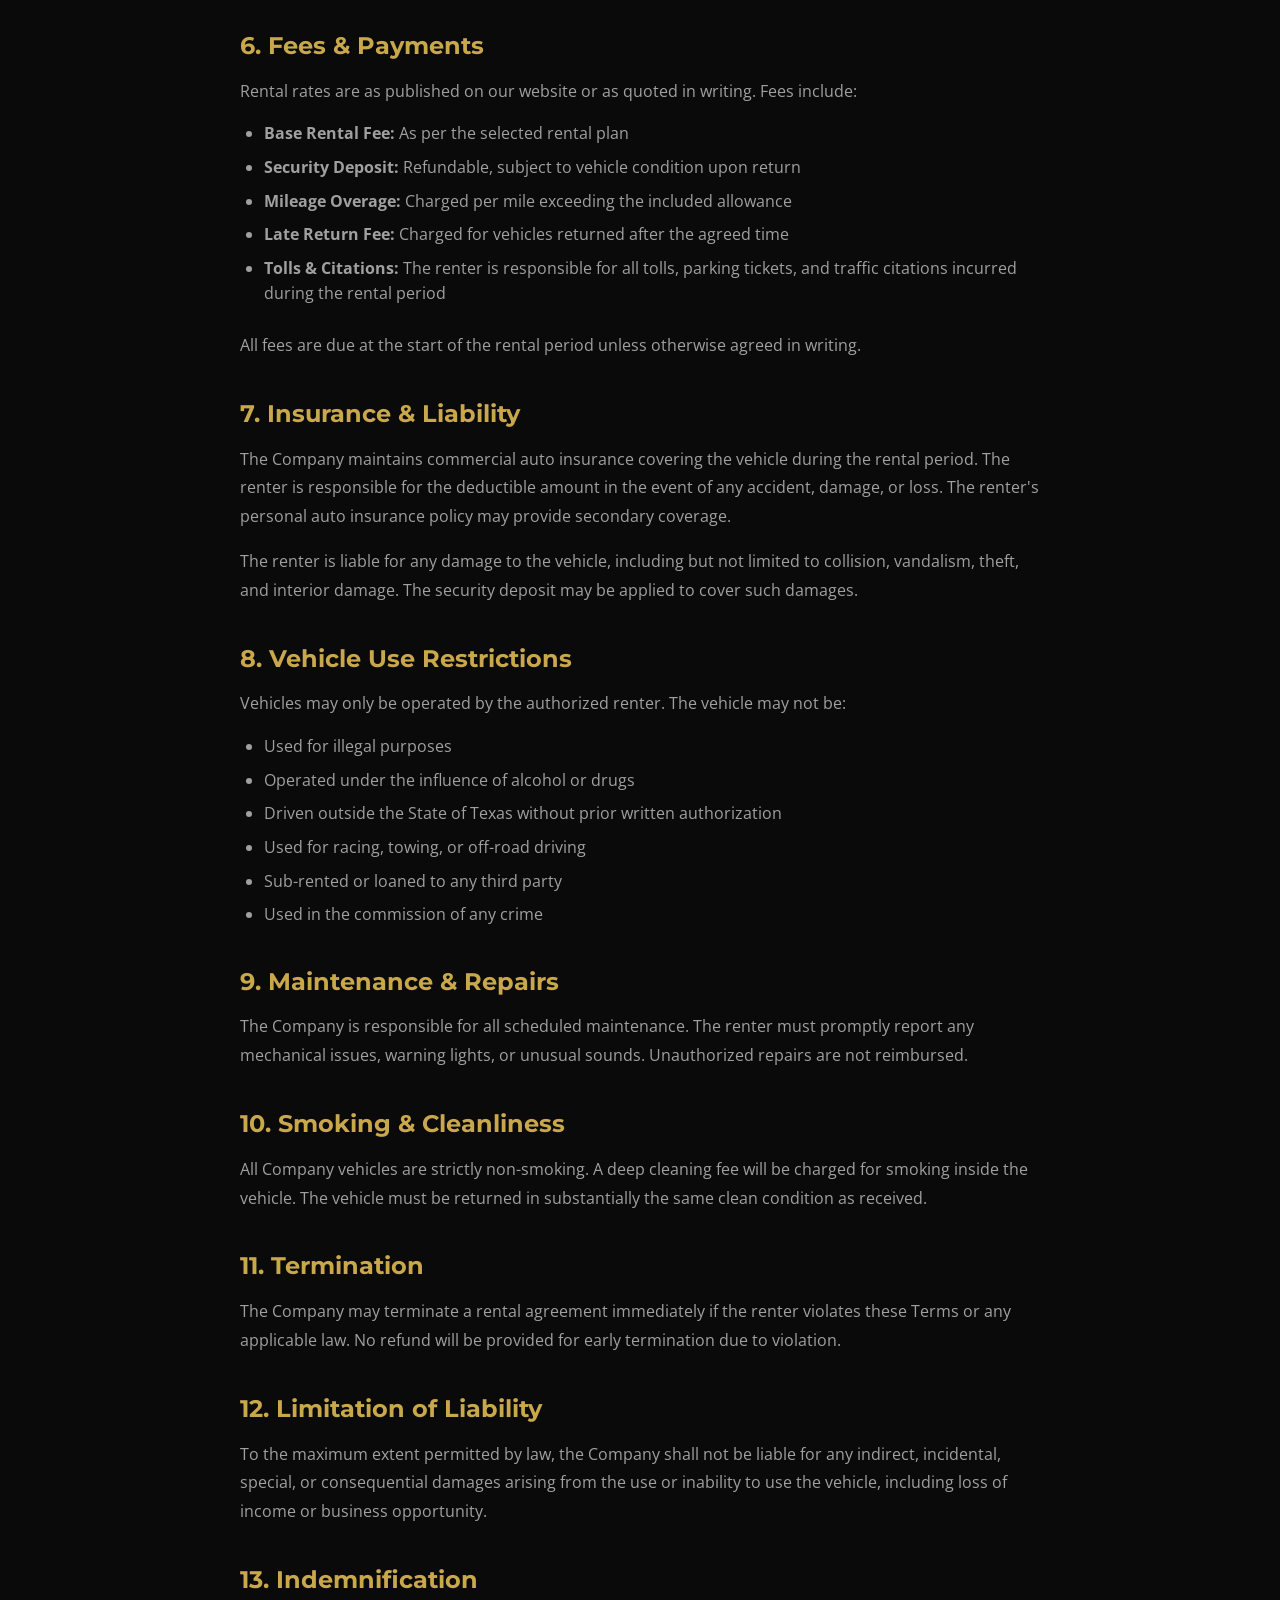
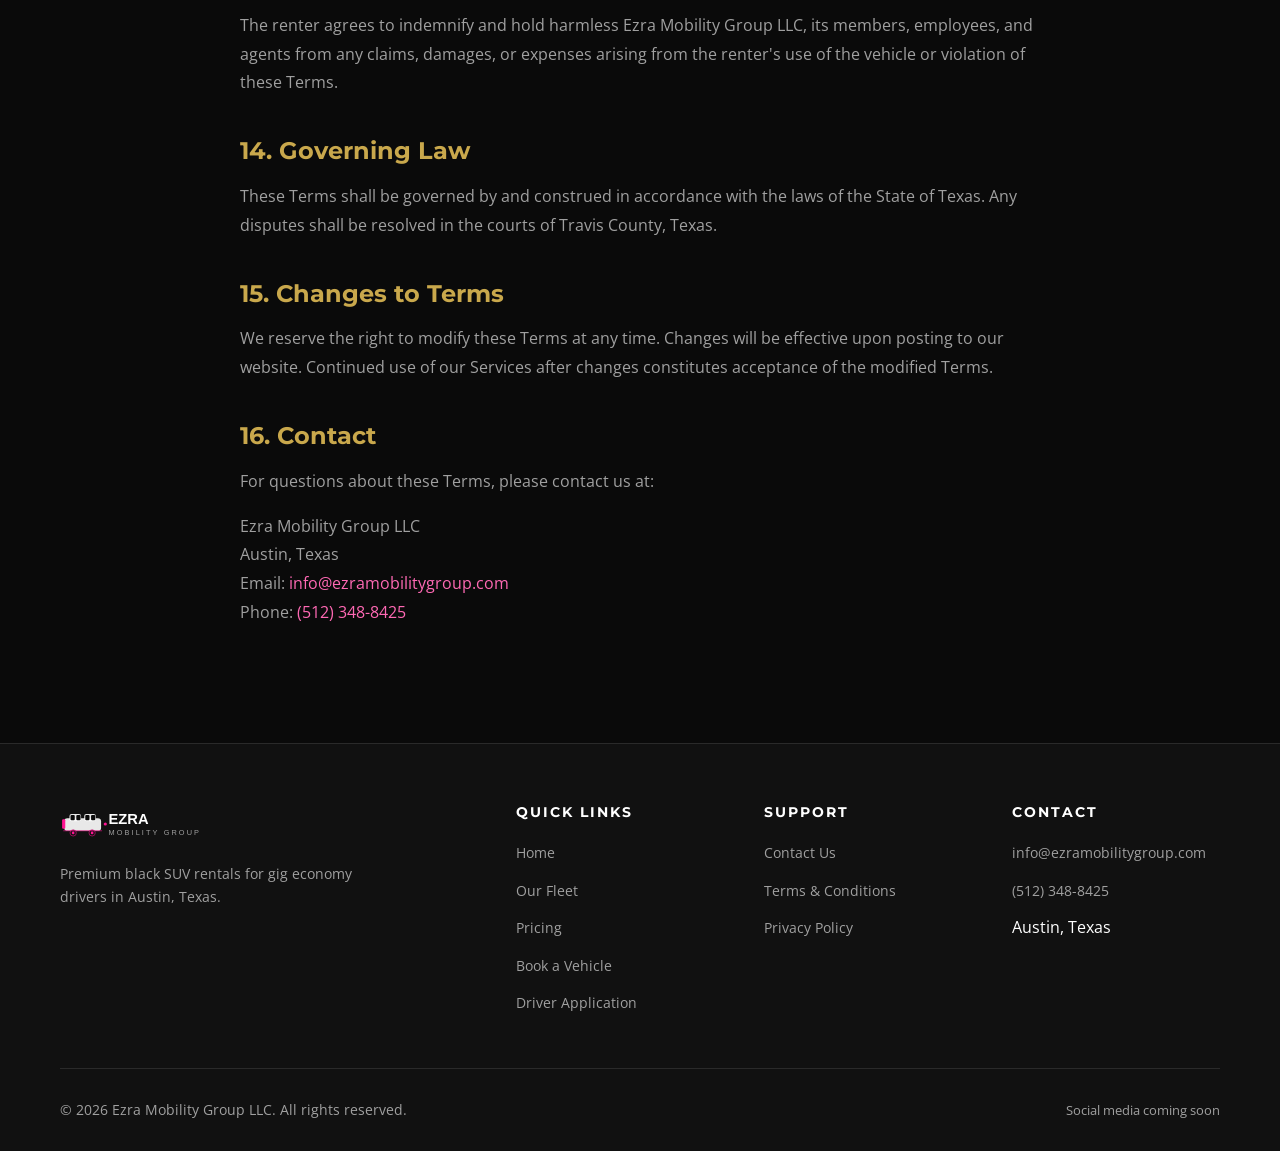
<file: terms.html>
<!DOCTYPE html>
<html lang="en">
<head>
  <meta charset="UTF-8">
  <meta name="viewport" content="width=device-width, initial-scale=1.0">
  <title>Terms & Conditions — Ezra Mobility Group</title>
  <meta name="robots" content="noindex">
  <link rel="preconnect" href="https://fonts.googleapis.com">
  <link rel="preconnect" href="https://fonts.gstatic.com" crossorigin>
  <link href="https://fonts.googleapis.com/css2?family=Montserrat:wght@400;500;600;700;800&family=Open+Sans:wght@400;600&display=swap" rel="stylesheet">
  <link rel="stylesheet" href="/css/style.css">
  <link rel="icon" type="image/svg+xml" href="data:image/svg+xml,%3Csvg xmlns='http://www.w3.org/2000/svg' viewBox='0 0 32 32'%3E%3Crect width='32' height='32' rx='8' fill='%23ff1493'/%3E%3Ctext x='16' y='22' font-size='18' font-weight='bold' text-anchor='middle' fill='white' font-family='Montserrat'%3EE%3C/text%3E%3C/svg%3E">
</head>
<body>
  <header class="header">
    <div class="container">
      <a href="/" class="logo">
        <img src="/images/logo.svg" alt="Ezra Mobility Group" style="height:42px">
      </a>
      <nav class="nav">
        <a href="/">Home</a>
        <a href="/fleet.html">Fleet</a>
        <a href="/pricing.html">Pricing</a>
        <a href="/booking.html">Book</a>
        <a href="/driver-application.html">Drive With Us</a>
        <a href="/contact.html">Contact</a>
        <a href="/booking.html" class="nav-cta">Rent Now</a>
      </nav>
      <div class="mobile-toggle">
        <span></span><span></span><span></span>
      </div>
    </div>
  </header>

  <div class="mobile-menu">
    <a href="/">Home</a>
    <a href="/fleet.html">Our Fleet</a>
    <a href="/pricing.html">Pricing</a>
    <a href="/booking.html">Book a Vehicle</a>
    <a href="/driver-application.html">Driver Application</a>
    <a href="/contact.html">Contact</a>
    <a href="/terms.html">Terms & Conditions</a>
    <a href="/privacy.html">Privacy Policy</a>
    <a href="/booking.html" class="nav-cta">Rent Now</a>
  </div>

  <div class="page-header">
    <div class="container">
      <h1>Terms & Conditions</h1>
      <p>Last updated: June 2026</p>
    </div>
  </div>

  <section class="section">
    <div class="container">
      <div class="legal-content">

        <div class="legal-disclaimer">
          <p><strong>IMPORTANT LEGAL NOTICE:</strong> These Terms & Conditions are a template provided for informational purposes and are not a substitute for professional legal advice. You should have these reviewed and customized by a licensed attorney in Texas before use. Ezra Mobility Group LLC assumes no liability for the use of these template terms.</p>
        </div>

        <h2>1. Introduction</h2>
        <p>Welcome to Ezra Mobility Group LLC ("Company," "we," "us," or "our"). These Terms & Conditions ("Terms") govern your access to and use of our website, vehicle rental services, driver application process, and any related services (collectively, "Services").</p>
        <p>By accessing our website, submitting a booking inquiry, or completing a driver application, you agree to be bound by these Terms. If you do not agree, please do not use our Services.</p>

        <h2>2. Definitions</h2>
        <p>"Driver" or "Renter" means any individual who rents a vehicle from us or applies to rent a vehicle. "Vehicle" means any motor vehicle provided by the Company under a rental agreement. "Rental Period" means the period from vehicle pickup to return as specified in the rental agreement.</p>

        <h2>3. Eligibility</h2>
        <p>To rent a vehicle from Ezra Mobility Group, you must:</p>
        <ul>
          <li>Be at least 25 years of age</li>
          <li>Possess a valid, unexpired driver's license</li>
          <li>Have a clean driving record (no major violations in the past 3 years)</li>
          <li>Pass a background check</li>
          <li>Maintain an active Uber Black and/or Lyft Black account (if renting for TNC purposes)</li>
          <li>Provide a refundable security deposit</li>
        </ul>

        <h2>4. Booking & Reservations</h2>
        <p>Booking inquiries are subject to vehicle availability. A reservation is confirmed only upon execution of a Rental Agreement and payment of the required deposit and rental fees. We reserve the right to refuse any booking at our sole discretion.</p>

        <h2>5. Rental Agreement</h2>
        <p>Each rental is governed by a separate Rental Agreement that incorporates these Terms by reference. The Rental Agreement will specify the rental period, mileage allowance, fees, deposit amount, and any additional terms agreed upon between the parties.</p>

        <h2>6. Fees & Payments</h2>
        <p>Rental rates are as published on our website or as quoted in writing. Fees include:</p>
        <ul>
          <li><strong>Base Rental Fee:</strong> As per the selected rental plan</li>
          <li><strong>Security Deposit:</strong> Refundable, subject to vehicle condition upon return</li>
          <li><strong>Mileage Overage:</strong> Charged per mile exceeding the included allowance</li>
          <li><strong>Late Return Fee:</strong> Charged for vehicles returned after the agreed time</li>
          <li><strong>Tolls & Citations:</strong> The renter is responsible for all tolls, parking tickets, and traffic citations incurred during the rental period</li>
        </ul>
        <p>All fees are due at the start of the rental period unless otherwise agreed in writing.</p>

        <h2>7. Insurance & Liability</h2>
        <p>The Company maintains commercial auto insurance covering the vehicle during the rental period. The renter is responsible for the deductible amount in the event of any accident, damage, or loss. The renter's personal auto insurance policy may provide secondary coverage.</p>
        <p>The renter is liable for any damage to the vehicle, including but not limited to collision, vandalism, theft, and interior damage. The security deposit may be applied to cover such damages.</p>

        <h2>8. Vehicle Use Restrictions</h2>
        <p>Vehicles may only be operated by the authorized renter. The vehicle may not be:</p>
        <ul>
          <li>Used for illegal purposes</li>
          <li>Operated under the influence of alcohol or drugs</li>
          <li>Driven outside the State of Texas without prior written authorization</li>
          <li>Used for racing, towing, or off-road driving</li>
          <li>Sub-rented or loaned to any third party</li>
          <li>Used in the commission of any crime</li>
        </ul>

        <h2>9. Maintenance & Repairs</h2>
        <p>The Company is responsible for all scheduled maintenance. The renter must promptly report any mechanical issues, warning lights, or unusual sounds. Unauthorized repairs are not reimbursed.</p>

        <h2>10. Smoking & Cleanliness</h2>
        <p>All Company vehicles are strictly non-smoking. A deep cleaning fee will be charged for smoking inside the vehicle. The vehicle must be returned in substantially the same clean condition as received.</p>

        <h2>11. Termination</h2>
        <p>The Company may terminate a rental agreement immediately if the renter violates these Terms or any applicable law. No refund will be provided for early termination due to violation.</p>

        <h2>12. Limitation of Liability</h2>
        <p>To the maximum extent permitted by law, the Company shall not be liable for any indirect, incidental, special, or consequential damages arising from the use or inability to use the vehicle, including loss of income or business opportunity.</p>

        <h2>13. Indemnification</h2>
        <p>The renter agrees to indemnify and hold harmless Ezra Mobility Group LLC, its members, employees, and agents from any claims, damages, or expenses arising from the renter's use of the vehicle or violation of these Terms.</p>

        <h2>14. Governing Law</h2>
        <p>These Terms shall be governed by and construed in accordance with the laws of the State of Texas. Any disputes shall be resolved in the courts of Travis County, Texas.</p>

        <h2>15. Changes to Terms</h2>
        <p>We reserve the right to modify these Terms at any time. Changes will be effective upon posting to our website. Continued use of our Services after changes constitutes acceptance of the modified Terms.</p>

        <h2>16. Contact</h2>
        <p>For questions about these Terms, please contact us at:</p>
        <p>
          Ezra Mobility Group LLC<br>
          Austin, Texas<br>
          Email: <a href="mailto:info@ezramobilitygroup.com">info@ezramobilitygroup.com</a><br>
          Phone: <a href="tel:+15123488425">(512) 348-8425</a>
        </p>

      </div>
    </div>
  </section>

  <footer class="footer">
    <div class="container">
      <div class="footer-grid">
        <div class="footer-about">
          <a href="/" class="logo">
        <img src="/images/logo.svg" alt="Ezra Mobility Group" style="height:42px">
      </a>
          <p>Premium black SUV rentals for gig economy drivers in Austin, Texas.</p>
        </div>
        <div>
          <h4>Quick Links</h4>
          <ul class="footer-links">
            <li><a href="/">Home</a></li>
            <li><a href="/fleet.html">Our Fleet</a></li>
            <li><a href="/pricing.html">Pricing</a></li>
            <li><a href="/booking.html">Book a Vehicle</a></li>
            <li><a href="/driver-application.html">Driver Application</a></li>
          </ul>
        </div>
        <div>
          <h4>Support</h4>
          <ul class="footer-links">
            <li><a href="/contact.html">Contact Us</a></li>
            <li><a href="/terms.html">Terms & Conditions</a></li>
            <li><a href="/privacy.html">Privacy Policy</a></li>
          </ul>
        </div>
        <div>
          <h4>Contact</h4>
          <ul class="footer-links">
            <li><a href="mailto:info@ezramobilitygroup.com">info@ezramobilitygroup.com</a></li>
            <li><a href="tel:+15123488425">(512) 348-8425</a></li>
            <li>Austin, Texas</li>
          </ul>
        </div>
      </div>
      <div class="footer-bottom">
        <p>&copy; 2026 Ezra Mobility Group LLC. All rights reserved.</p>
        <div class="footer-social">
          <span style="color:var(--text-secondary);font-size:0.8rem;">Social media coming soon</span>
        </div>
      </div>
    </div>
  </footer>

  <script src="/js/main.js"></script>
</body>
</html>
</file>
<file: css/style.css>
* {
  margin: 0;
  padding: 0;
  box-sizing: border-box;
}

:root {
  --bg-primary: #0a0a0a;
  --bg-secondary: #111111;
  --bg-card: #1a1a1a;
  --text-primary: #ffffff;
  --text-secondary: #a0a0a0;
  --accent-pink: #ff1493;
  --accent-pink-light: #ff69b4;
  --accent-gold: #c9a84c;
  --accent-gold-light: #e0c66a;
  --border-subtle: #2a2a2a;
  --gradient-pink: linear-gradient(135deg, #ff1493, #ff69b4);
  --gradient-gold: linear-gradient(135deg, #c9a84c, #e0c66a);
  --shadow-pink: 0 0 20px rgba(255, 20, 147, 0.3);
  --max-width: 1200px;
  --header-height: 80px;
}

html {
  scroll-behavior: smooth;
}

body {
  font-family: 'Open Sans', sans-serif;
  background: var(--bg-primary);
  color: var(--text-primary);
  line-height: 1.6;
  overflow-x: hidden;
}

h1, h2, h3, h4, h5, h6 {
  font-family: 'Montserrat', sans-serif;
  font-weight: 700;
  line-height: 1.2;
}

a {
  color: var(--accent-pink-light);
  text-decoration: none;
  transition: color 0.3s;
}

a:hover {
  color: var(--accent-pink);
}

.container {
  max-width: var(--max-width);
  margin: 0 auto;
  padding: 0 20px;
}

/* Header */
.header {
  position: fixed;
  top: 0;
  left: 0;
  right: 0;
  height: var(--header-height);
  background: rgba(10, 10, 10, 0.95);
  backdrop-filter: blur(10px);
  border-bottom: 1px solid var(--border-subtle);
  z-index: 1000;
  display: flex;
  align-items: center;
}

.header .container {
  display: flex;
  align-items: center;
  justify-content: space-between;
  width: 100%;
}

.logo {
  display: flex;
  align-items: center;
  gap: 12px;
  font-family: 'Montserrat', sans-serif;
  font-weight: 800;
  font-size: 1.3rem;
  color: var(--text-primary);
}

.logo-icon {
  width: 45px;
  height: 45px;
  background: var(--gradient-pink);
  border-radius: 50%;
  display: flex;
  align-items: center;
  justify-content: center;
  font-size: 1.2rem;
}

.logo span {
  color: var(--accent-pink);
}

.logo img {
  height: 40px;
  width: auto;
  display: block;
}

.nav {
  display: flex;
  align-items: center;
  gap: 32px;
}

.nav a {
  color: var(--text-secondary);
  font-family: 'Montserrat', sans-serif;
  font-size: 0.85rem;
  font-weight: 500;
  text-transform: uppercase;
  letter-spacing: 1px;
  transition: color 0.3s;
  position: relative;
}

.nav a::after {
  content: '';
  position: absolute;
  bottom: -4px;
  left: 0;
  width: 0;
  height: 2px;
  background: var(--gradient-pink);
  transition: width 0.3s;
}

.nav a:hover {
  color: var(--text-primary);
}

.nav a:hover::after {
  width: 100%;
}

.nav a.active {
  color: var(--accent-pink);
}

.nav-cta {
  background: var(--gradient-pink);
  color: var(--text-primary) !important;
  padding: 10px 24px;
  border-radius: 6px;
  font-weight: 600 !important;
  text-transform: uppercase;
  letter-spacing: 1px;
  font-size: 0.8rem !important;
  transition: transform 0.3s, box-shadow 0.3s !important;
}

.nav-cta::after {
  display: none !important;
}

.nav-cta:hover {
  transform: translateY(-2px);
  box-shadow: var(--shadow-pink) !important;
}

.mobile-toggle {
  display: none;
  flex-direction: column;
  gap: 5px;
  cursor: pointer;
  padding: 5px;
}

.mobile-toggle span {
  width: 28px;
  height: 2px;
  background: var(--text-primary);
  transition: all 0.3s;
}

/* Hero Section */
.hero {
  min-height: 100vh;
  display: flex;
  align-items: center;
  position: relative;
  overflow: hidden;
  padding-top: var(--header-height);
}

.hero-bg {
  position: absolute;
  inset: 0;
  z-index: -1;
}

.hero-bg img {
  width: 100%;
  height: 100%;
  object-fit: cover;
  opacity: 0.3;
}

.hero-overlay {
  position: absolute;
  inset: 0;
  background: linear-gradient(135deg, rgba(10,10,10,0.95) 0%, rgba(10,10,10,0.7) 50%, rgba(10,10,10,0.9) 100%);
  z-index: -1;
}

.hero .container {
  display: grid;
  grid-template-columns: 1fr 1fr;
  gap: 60px;
  align-items: center;
}

.hero-content h1 {
  font-size: 3.2rem;
  margin-bottom: 20px;
}

.hero-content h1 .highlight {
  background: var(--gradient-pink);
  -webkit-background-clip: text;
  -webkit-text-fill-color: transparent;
  background-clip: text;
}

.hero-content p {
  color: var(--text-secondary);
  font-size: 1.1rem;
  margin-bottom: 32px;
  max-width: 540px;
}

.hero-buttons {
  display: flex;
  gap: 16px;
  flex-wrap: wrap;
}

.btn {
  display: inline-flex;
  align-items: center;
  gap: 8px;
  padding: 14px 32px;
  border-radius: 6px;
  font-family: 'Montserrat', sans-serif;
  font-weight: 600;
  font-size: 0.9rem;
  text-transform: uppercase;
  letter-spacing: 1px;
  cursor: pointer;
  transition: all 0.3s;
  border: none;
}

.btn-primary {
  background: var(--gradient-pink);
  color: var(--text-primary);
  box-shadow: var(--shadow-pink);
}

.btn-primary:hover {
  transform: translateY(-2px);
  box-shadow: 0 0 30px rgba(255, 20, 147, 0.5);
  color: var(--text-primary);
}

.btn-secondary {
  background: transparent;
  color: var(--text-primary);
  border: 2px solid var(--border-subtle);
}

.btn-secondary:hover {
  border-color: var(--accent-pink);
  color: var(--accent-pink);
  transform: translateY(-2px);
}

.btn-gold {
  background: var(--gradient-gold);
  color: #0a0a0a;
}

.btn-gold:hover {
  transform: translateY(-2px);
  box-shadow: 0 0 30px rgba(201, 168, 76, 0.4);
  color: #0a0a0a;
}

/* Hero Mascot */
.hero-mascot {
  display: flex;
  justify-content: center;
  align-items: center;
  position: relative;
}

.mascot-container {
  width: 350px;
  height: 400px;
  position: relative;
}

.mascot-character {
  width: 100%;
  height: 100%;
  position: relative;
}

.mascot-svg {
  width: 100%;
  height: 100%;
}

.mascot-speech-btn {
  position: absolute;
  bottom: 20px;
  left: 50%;
  transform: translateX(-50%);
  background: var(--accent-pink);
  color: white;
  border: none;
  padding: 10px 20px;
  border-radius: 20px;
  font-family: 'Montserrat', sans-serif;
  font-weight: 600;
  font-size: 0.8rem;
  cursor: pointer;
  transition: all 0.3s;
  display: flex;
  align-items: center;
  gap: 8px;
  white-space: nowrap;
}

.mascot-speech-btn:hover {
  background: var(--accent-pink-light);
  transform: translateX(-50%) scale(1.05);
}

.mascot-speech-bubble {
  position: absolute;
  top: -20px;
  left: 50%;
  transform: translateX(-50%);
  background: rgba(255,255,255,0.1);
  backdrop-filter: blur(10px);
  border: 1px solid var(--border-subtle);
  border-radius: 16px;
  padding: 16px 20px;
  max-width: 280px;
  font-size: 0.9rem;
  color: var(--text-primary);
  opacity: 0;
  transition: opacity 0.5s;
  text-align: center;
}

.mascot-speech-bubble::after {
  content: '';
  position: absolute;
  bottom: -8px;
  left: 50%;
  transform: translateX(-50%);
  width: 16px;
  height: 16px;
  background: rgba(255,255,255,0.1);
  border: 1px solid var(--border-subtle);
  border-top: none;
  border-left: none;
  transform: translateX(-50%) rotate(45deg);
}

.mascot-speech-bubble.show {
  opacity: 1;
}

.mascot-talking .mascot-mouth {
  animation: talk 0.3s infinite alternate;
}

@keyframes talk {
  from { transform: scaleY(0.3); }
  to { transform: scaleY(1); }
}

.mascot-waving .mascot-arm {
  animation: wave 1s infinite;
  transform-origin: center;
}

@keyframes wave {
  0%, 100% { transform: rotate(0deg); }
  25% { transform: rotate(-15deg); }
  75% { transform: rotate(15deg); }
}

/* Sections */
.section {
  padding: 100px 0;
}

.section-dark {
  background: var(--bg-secondary);
}

.section-header {
  text-align: center;
  margin-bottom: 60px;
}

.section-header h2 {
  font-size: 2.5rem;
  margin-bottom: 16px;
}

.section-header p {
  color: var(--text-secondary);
  font-size: 1.1rem;
  max-width: 600px;
  margin: 0 auto;
}

.section-header .accent-line {
  width: 60px;
  height: 3px;
  background: var(--gradient-pink);
  margin: 16px auto;
  border-radius: 2px;
}

/* Fleet Grid */
.fleet-grid {
  display: grid;
  grid-template-columns: repeat(auto-fit, minmax(280px, 1fr));
  gap: 30px;
}

.fleet-card {
  background: var(--bg-card);
  border: 1px solid var(--border-subtle);
  border-radius: 12px;
  overflow: hidden;
  transition: transform 0.3s, box-shadow 0.3s;
}

.fleet-card:hover {
  transform: translateY(-8px);
  box-shadow: 0 20px 40px rgba(0,0,0,0.4);
}

.fleet-card-image {
  width: 100%;
  height: 200px;
  background: linear-gradient(135deg, #1a1a2e, #16213e);
  display: flex;
  align-items: center;
  justify-content: center;
  color: var(--text-secondary);
  font-family: 'Montserrat', sans-serif;
  font-size: 0.9rem;
  position: relative;
  overflow: hidden;
}

.fleet-card-image .vehicle-silhouette {
  width: 80%;
  height: 60%;
  opacity: 0.2;
  position: absolute;
  bottom: -20px;
}

.fleet-card-image .vehicle-badge {
  position: absolute;
  top: 12px;
  right: 12px;
  background: var(--accent-pink);
  color: white;
  padding: 4px 12px;
  border-radius: 4px;
  font-size: 0.7rem;
  font-weight: 700;
  text-transform: uppercase;
  letter-spacing: 1px;
}

.fleet-card-body {
  padding: 24px;
}

.fleet-card-body h3 {
  font-size: 1.2rem;
  margin-bottom: 8px;
  color: var(--text-primary);
}

.fleet-card-body .vehicle-spec {
  color: var(--accent-gold);
  font-size: 0.85rem;
  font-weight: 600;
  margin-bottom: 12px;
}

.fleet-card-body p {
  color: var(--text-secondary);
  font-size: 0.9rem;
  line-height: 1.5;
}

.fleet-card-body .features {
  display: flex;
  flex-wrap: wrap;
  gap: 8px;
  margin-top: 16px;
}

.fleet-card-body .feature-tag {
  background: rgba(255, 20, 147, 0.1);
  border: 1px solid rgba(255, 20, 147, 0.2);
  color: var(--accent-pink-light);
  padding: 4px 12px;
  border-radius: 4px;
  font-size: 0.75rem;
  font-weight: 600;
}

/* Pricing */
.pricing-grid {
  display: grid;
  grid-template-columns: repeat(auto-fit, minmax(300px, 1fr));
  gap: 30px;
}

.pricing-card {
  background: var(--bg-card);
  border: 1px solid var(--border-subtle);
  border-radius: 12px;
  padding: 40px 32px;
  text-align: center;
  transition: transform 0.3s, box-shadow 0.3s;
  position: relative;
}

.pricing-card:hover {
  transform: translateY(-8px);
  box-shadow: 0 20px 40px rgba(0,0,0,0.4);
}

.pricing-card.featured {
  border-color: var(--accent-pink);
  box-shadow: 0 0 30px rgba(255, 20, 147, 0.1);
}

.pricing-card.featured::before {
  content: 'MOST POPULAR';
  position: absolute;
  top: 0;
  left: 50%;
  transform: translate(-50%, -50%);
  background: var(--gradient-pink);
  color: white;
  padding: 6px 20px;
  border-radius: 20px;
  font-size: 0.7rem;
  font-weight: 700;
  letter-spacing: 1px;
}

.pricing-card .plan-name {
  font-family: 'Montserrat', sans-serif;
  font-size: 1.1rem;
  color: var(--accent-gold);
  text-transform: uppercase;
  letter-spacing: 2px;
  margin-bottom: 16px;
}

.pricing-card .price {
  font-size: 3rem;
  font-weight: 800;
  font-family: 'Montserrat', sans-serif;
  margin-bottom: 4px;
}

.pricing-card .price span {
  font-size: 1rem;
  font-weight: 400;
  color: var(--text-secondary);
}

.pricing-card .price-sub {
  color: var(--text-secondary);
  font-size: 0.9rem;
  margin-bottom: 24px;
}

.pricing-card .features-list {
  list-style: none;
  margin-bottom: 32px;
  text-align: left;
}

.pricing-card .features-list li {
  padding: 10px 0;
  border-bottom: 1px solid var(--border-subtle);
  color: var(--text-secondary);
  font-size: 0.9rem;
  display: flex;
  align-items: center;
  gap: 10px;
}

.pricing-card .features-list li::before {
  content: '✓';
  color: var(--accent-pink);
  font-weight: 700;
}

.pricing-card .btn {
  width: 100%;
  justify-content: center;
}

/* Booking Form */
.booking-form {
  max-width: 700px;
  margin: 0 auto;
  background: var(--bg-card);
  border: 1px solid var(--border-subtle);
  border-radius: 12px;
  padding: 40px;
}

.form-group {
  margin-bottom: 24px;
}

.form-group label {
  display: block;
  font-family: 'Montserrat', sans-serif;
  font-size: 0.85rem;
  font-weight: 600;
  margin-bottom: 8px;
  color: var(--text-primary);
  text-transform: uppercase;
  letter-spacing: 1px;
}

.form-group input,
.form-group select,
.form-group textarea {
  width: 100%;
  padding: 14px 16px;
  background: var(--bg-primary);
  border: 1px solid var(--border-subtle);
  border-radius: 6px;
  color: var(--text-primary);
  font-family: 'Open Sans', sans-serif;
  font-size: 0.95rem;
  transition: border-color 0.3s, box-shadow 0.3s;
}

.form-group input:focus,
.form-group select:focus,
.form-group textarea:focus {
  outline: none;
  border-color: var(--accent-pink);
  box-shadow: 0 0 0 3px rgba(255, 20, 147, 0.1);
}

.form-group select {
  appearance: none;
  background-image: url("data:image/svg+xml,%3Csvg xmlns='http://www.w3.org/2000/svg' width='12' height='12' viewBox='0 0 12 12'%3E%3Cpath fill='%23a0a0a0' d='M6 8L1 3h10z'/%3E%3C/svg%3E");
  background-repeat: no-repeat;
  background-position: right 16px center;
  cursor: pointer;
}

.form-group textarea {
  min-height: 120px;
  resize: vertical;
}

.form-row {
  display: grid;
  grid-template-columns: 1fr 1fr;
  gap: 20px;
}

/* Driver Application */
.application-form {
  max-width: 800px;
  margin: 0 auto;
  background: var(--bg-card);
  border: 1px solid var(--border-subtle);
  border-radius: 12px;
  padding: 40px;
}

.application-form .form-section {
  margin-bottom: 36px;
  padding-bottom: 36px;
  border-bottom: 1px solid var(--border-subtle);
}

.application-form .form-section:last-child {
  border-bottom: none;
  margin-bottom: 0;
  padding-bottom: 0;
}

.application-form .form-section h3 {
  font-size: 1.1rem;
  color: var(--accent-gold);
  margin-bottom: 20px;
  display: flex;
  align-items: center;
  gap: 10px;
}

.application-form .form-section h3 .step {
  background: var(--gradient-pink);
  color: white;
  width: 28px;
  height: 28px;
  border-radius: 50%;
  display: flex;
  align-items: center;
  justify-content: center;
  font-size: 0.8rem;
}

.checkbox-group {
  display: flex;
  flex-direction: column;
  gap: 12px;
}

.checkbox-label {
  display: flex;
  align-items: flex-start;
  gap: 12px;
  color: var(--text-secondary);
  font-size: 0.9rem;
  cursor: pointer;
}

.checkbox-label input[type="checkbox"] {
  width: 18px;
  height: 18px;
  margin-top: 3px;
  accent-color: var(--accent-pink);
  flex-shrink: 0;
}

/* Contact */
.contact-grid {
  display: grid;
  grid-template-columns: 1fr 1fr;
  gap: 60px;
  align-items: start;
}

.contact-info h3 {
  font-size: 1.5rem;
  margin-bottom: 16px;
}

.contact-info p {
  color: var(--text-secondary);
  margin-bottom: 32px;
}

.contact-details {
  display: flex;
  flex-direction: column;
  gap: 20px;
}

.contact-item {
  display: flex;
  align-items: center;
  gap: 16px;
}

.contact-item .icon {
  width: 50px;
  height: 50px;
  background: var(--bg-card);
  border: 1px solid var(--border-subtle);
  border-radius: 50%;
  display: flex;
  align-items: center;
  justify-content: center;
  font-size: 1.2rem;
  flex-shrink: 0;
}

.contact-item .label {
  display: block;
  color: var(--text-secondary);
  font-size: 0.8rem;
  text-transform: uppercase;
  letter-spacing: 1px;
}

.contact-item .value {
  font-family: 'Montserrat', sans-serif;
  font-weight: 600;
}

/* Stats */
.stats-grid {
  display: grid;
  grid-template-columns: repeat(4, 1fr);
  gap: 30px;
}

.stat-item {
  text-align: center;
  padding: 40px 20px;
  background: var(--bg-card);
  border: 1px solid var(--border-subtle);
  border-radius: 12px;
}

.stat-number {
  font-family: 'Montserrat', sans-serif;
  font-size: 2.5rem;
  font-weight: 800;
  background: var(--gradient-pink);
  -webkit-background-clip: text;
  -webkit-text-fill-color: transparent;
  background-clip: text;
}

.stat-label {
  color: var(--text-secondary);
  font-size: 0.9rem;
  margin-top: 8px;
}

/* How It Works */
.steps-grid {
  display: grid;
  grid-template-columns: repeat(3, 1fr);
  gap: 30px;
}

.step-card {
  text-align: center;
  padding: 40px 24px;
  background: var(--bg-card);
  border: 1px solid var(--border-subtle);
  border-radius: 12px;
  position: relative;
  transition: transform 0.3s;
}

.step-card:hover {
  transform: translateY(-4px);
}

.step-number {
  width: 60px;
  height: 60px;
  background: var(--gradient-pink);
  border-radius: 50%;
  display: flex;
  align-items: center;
  justify-content: center;
  font-family: 'Montserrat', sans-serif;
  font-size: 1.5rem;
  font-weight: 800;
  margin: 0 auto 20px;
}

.step-card h3 {
  margin-bottom: 12px;
  font-size: 1.1rem;
}

.step-card p {
  color: var(--text-secondary);
  font-size: 0.9rem;
}

/* Footer */
.footer {
  background: var(--bg-secondary);
  border-top: 1px solid var(--border-subtle);
  padding: 60px 0 30px;
}

.footer-grid {
  display: grid;
  grid-template-columns: 2fr 1fr 1fr 1fr;
  gap: 40px;
  margin-bottom: 40px;
}

.footer-about .logo {
  margin-bottom: 16px;
}

.footer-about p {
  color: var(--text-secondary);
  font-size: 0.9rem;
  max-width: 320px;
}

.footer h4 {
  font-size: 0.85rem;
  text-transform: uppercase;
  letter-spacing: 2px;
  margin-bottom: 20px;
  color: var(--text-primary);
}

.footer-links {
  list-style: none;
}

.footer-links li {
  margin-bottom: 12px;
}

.footer-links a {
  color: var(--text-secondary);
  font-size: 0.9rem;
}

.footer-links a:hover {
  color: var(--accent-pink);
}

.footer-bottom {
  padding-top: 30px;
  border-top: 1px solid var(--border-subtle);
  display: flex;
  justify-content: space-between;
  align-items: center;
  flex-wrap: wrap;
  gap: 16px;
}

.footer-bottom p {
  color: var(--text-secondary);
  font-size: 0.85rem;
}

.footer-social {
  display: flex;
  gap: 16px;
}

.footer-social a {
  width: 40px;
  height: 40px;
  border: 1px solid var(--border-subtle);
  border-radius: 50%;
  display: flex;
  align-items: center;
  justify-content: center;
  color: var(--text-secondary);
  transition: all 0.3s;
}

.footer-social a:hover {
  border-color: var(--accent-pink);
  color: var(--accent-pink);
}

/* Page Header */
.page-header {
  padding: 140px 0 60px;
  text-align: center;
  background: linear-gradient(135deg, rgba(10,10,10,0.95), rgba(10,10,10,0.8));
  border-bottom: 1px solid var(--border-subtle);
}

.page-header h1 {
  font-size: 2.8rem;
  margin-bottom: 12px;
}

.page-header p {
  color: var(--text-secondary);
  font-size: 1.1rem;
  max-width: 600px;
  margin: 0 auto;
}

/* Legal Pages */
.legal-content {
  max-width: 800px;
  margin: 0 auto;
}

.legal-content h2 {
  font-size: 1.5rem;
  color: var(--accent-gold);
  margin: 40px 0 16px;
}

.legal-content h3 {
  font-size: 1.1rem;
  color: var(--text-primary);
  margin: 24px 0 12px;
}

.legal-content p {
  color: var(--text-secondary);
  margin-bottom: 16px;
  line-height: 1.8;
}

.legal-content ul {
  color: var(--text-secondary);
  margin: 12px 0 24px;
  padding-left: 24px;
}

.legal-content ul li {
  margin-bottom: 8px;
  line-height: 1.6;
}

.legal-disclaimer {
  background: rgba(255, 20, 147, 0.05);
  border: 1px solid rgba(255, 20, 147, 0.2);
  border-radius: 8px;
  padding: 20px;
  margin-bottom: 32px;
}

.legal-disclaimer p {
  color: var(--accent-pink-light);
  font-size: 0.85rem;
  margin: 0;
}

/* Testimonials */
.testimonial-grid {
  display: grid;
  grid-template-columns: repeat(auto-fit, minmax(320px, 1fr));
  gap: 30px;
}

.testimonial-card {
  background: var(--bg-card);
  border: 1px solid var(--border-subtle);
  border-radius: 12px;
  padding: 32px;
  position: relative;
}

.testimonial-card::before {
  content: '"';
  position: absolute;
  top: 16px;
  left: 24px;
  font-size: 4rem;
  color: var(--accent-pink);
  opacity: 0.2;
  font-family: 'Georgia', serif;
  line-height: 1;
}

.testimonial-card p {
  color: var(--text-secondary);
  font-style: italic;
  margin-bottom: 20px;
  font-size: 0.95rem;
  line-height: 1.7;
}

.testimonial-author {
  display: flex;
  align-items: center;
  gap: 12px;
}

.testimonial-author .avatar {
  width: 44px;
  height: 44px;
  border-radius: 50%;
  background: var(--gradient-pink);
  display: flex;
  align-items: center;
  justify-content: center;
  font-weight: 700;
  font-family: 'Montserrat', sans-serif;
  font-size: 1rem;
}

.testimonial-author .name {
  font-weight: 600;
  font-size: 0.9rem;
}

.testimonial-author .role {
  color: var(--text-secondary);
  font-size: 0.8rem;
}

/* CTA Section */
.cta-section {
  background: linear-gradient(135deg, rgba(255,20,147,0.05), rgba(201,168,76,0.05));
  border: 1px solid var(--border-subtle);
  border-radius: 16px;
  padding: 60px;
  text-align: center;
}

.cta-section h2 {
  font-size: 2rem;
  margin-bottom: 16px;
}

.cta-section p {
  color: var(--text-secondary);
  font-size: 1.1rem;
  max-width: 600px;
  margin: 0 auto 32px;
}

/* Notification toast */
.toast {
  position: fixed;
  bottom: 24px;
  right: 24px;
  background: var(--bg-card);
  border: 1px solid var(--accent-pink);
  border-radius: 8px;
  padding: 16px 24px;
  color: var(--text-primary);
  font-size: 0.9rem;
  box-shadow: 0 10px 30px rgba(0,0,0,0.5);
  transform: translateY(100px);
  opacity: 0;
  transition: all 0.3s;
  z-index: 2000;
}

.toast.show {
  transform: translateY(0);
  opacity: 1;
}

/* Mobile Menu */
.mobile-menu {
  display: none;
  position: fixed;
  top: var(--header-height);
  left: 0;
  right: 0;
  bottom: 0;
  background: rgba(10,10,10,0.98);
  backdrop-filter: blur(20px);
  z-index: 999;
  padding: 40px 20px;
  flex-direction: column;
  gap: 24px;
}

.mobile-menu.active {
  display: flex;
}

.mobile-menu a {
  color: var(--text-secondary);
  font-family: 'Montserrat', sans-serif;
  font-size: 1.1rem;
  font-weight: 600;
  text-transform: uppercase;
  letter-spacing: 1px;
  padding: 12px 0;
  border-bottom: 1px solid var(--border-subtle);
}

.mobile-menu .nav-cta {
  text-align: center;
  margin-top: 16px;
}

/* Page-specific */
.driver-benefits {
  display: grid;
  grid-template-columns: repeat(auto-fit, minmax(250px, 1fr));
  gap: 24px;
  margin-top: 40px;
}

.benefit-card {
  background: var(--bg-card);
  border: 1px solid var(--border-subtle);
  border-radius: 12px;
  padding: 32px 24px;
  text-align: center;
}

.benefit-card .icon {
  font-size: 2.5rem;
  margin-bottom: 16px;
}

.benefit-card h4 {
  margin-bottom: 8px;
  font-size: 1rem;
}

.benefit-card p {
  color: var(--text-secondary);
  font-size: 0.9rem;
}

/* Responsive */
@media (max-width: 968px) {
  .hero .container {
    grid-template-columns: 1fr;
    text-align: center;
  }

  .hero-content p {
    margin: 0 auto 32px;
  }

  .hero-buttons {
    justify-content: center;
  }

  .hero-mascot {
    order: -1;
  }

  .mascot-container {
    width: 250px;
    height: 300px;
  }

  .hero-content h1 {
    font-size: 2.2rem;
  }

  .contact-grid {
    grid-template-columns: 1fr;
  }

  .footer-grid {
    grid-template-columns: 1fr 1fr;
  }

  .stats-grid {
    grid-template-columns: repeat(2, 1fr);
  }

  .steps-grid {
    grid-template-columns: 1fr;
  }

  .form-row {
    grid-template-columns: 1fr;
  }
}

@media (max-width: 768px) {
  .nav {
    display: none;
  }

  .mobile-toggle {
    display: flex;
  }

  .hero-content h1 {
    font-size: 1.8rem;
  }

  .section-header h2 {
    font-size: 1.8rem;
  }

  .page-header h1 {
    font-size: 2rem;
  }

  .pricing-grid {
    grid-template-columns: 1fr;
  }

  .footer-grid {
    grid-template-columns: 1fr;
  }

  .cta-section {
    padding: 40px 24px;
  }

  .stats-grid {
    grid-template-columns: 1fr 1fr;
  }

  .booking-form,
  .application-form {
    padding: 24px;
  }
}

@media (max-width: 480px) {
  .hero-content h1 {
    font-size: 1.5rem;
  }

  .stats-grid {
    grid-template-columns: 1fr;
  }

  .hero-buttons {
    flex-direction: column;
    align-items: stretch;
  }

  .btn {
    justify-content: center;
  }
}
</file>
